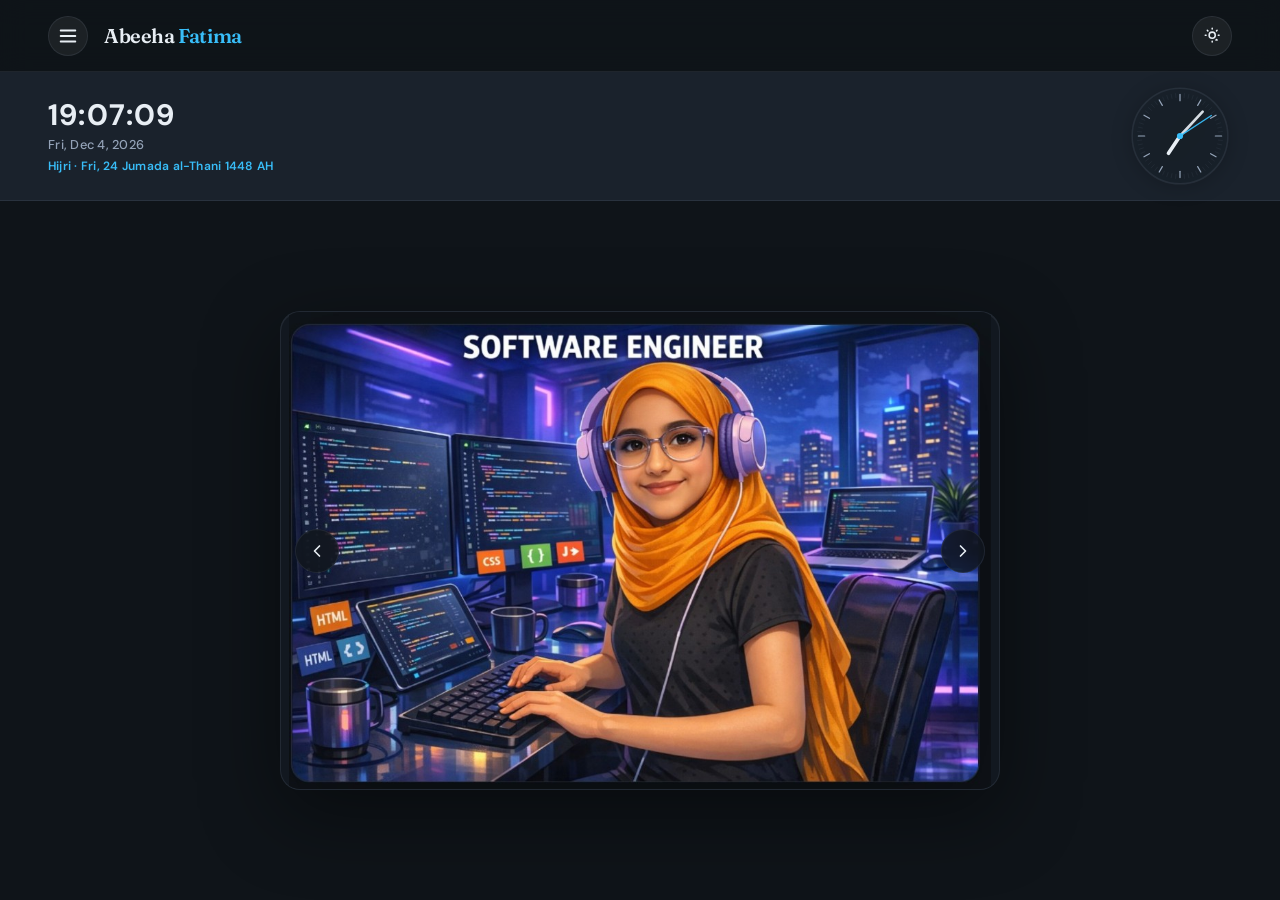
<file: index.html>
<!DOCTYPE html>
<html lang="en" data-nav-current="index">
<head>
  <meta charset="UTF-8" />
  <meta name="viewport" content="width=device-width, initial-scale=1.0" />
  <title>Abeeha Fatima — Abeeha | Personal website</title>
  <meta
    name="description"
    content="Abeeha Fatima (Abeeha) — personal website at abeehafatima.me. Home of Abeeha Fatima: games, calculator, paint, and more."
  />
  <meta name="robots" content="index, follow" />
  <link rel="canonical" href="https://abeehafatima.me/" />
  <meta property="og:type" content="website" />
  <meta property="og:url" content="https://abeehafatima.me/" />
  <meta property="og:title" content="Abeeha Fatima — Abeeha" />
  <meta
    property="og:description"
    content="Personal website of Abeeha Fatima. Also find me as Abeeha — abeehafatima.me"
  />
  <meta property="og:site_name" content="Abeeha Fatima" />
  <meta property="og:locale" content="en_US" />
  <meta name="twitter:card" content="summary_large_image" />
  <meta name="twitter:title" content="Abeeha Fatima — Abeeha" />
  <meta
    name="twitter:description"
    content="Personal website of Abeeha Fatima (Abeeha) at abeehafatima.me."
  />
  <script type="application/ld+json">
  {
    "@context": "https://schema.org",
    "@graph": [
      {
        "@type": "WebSite",
        "name": "Abeeha Fatima",
        "alternateName": ["Abeeha", "Abeeha Fatima personal site", "abeehafatima.me"],
        "url": "https://abeehafatima.me/",
        "description": "Personal website of Abeeha Fatima, also known as Abeeha."
      },
      {
        "@type": "Person",
        "name": "Abeeha Fatima",
        "alternateName": "Abeeha",
        "url": "https://abeehafatima.me/"
      }
    ]
  }
  </script>
  <script>
    (function () {
      var k = "abeeha-theme";
      var t = null;
      try {
        t = localStorage.getItem(k);
      } catch (e) {}
      if (t !== "light" && t !== "dark") {
        t = "dark";
      }
      document.documentElement.setAttribute("data-theme", t);
    })();
  </script>
  <link rel="stylesheet" href="theme.css" />
  <link rel="stylesheet" href="clocks.css" />
  <link rel="preconnect" href="https://fonts.googleapis.com" />
  <link rel="preconnect" href="https://fonts.gstatic.com" crossorigin />
  <link href="https://fonts.googleapis.com/css2?family=DM+Sans:ital,opsz,wght@0,9..40,400;0,9..40,500;0,9..40,600;0,9..40,700;1,9..40,400&family=Fraunces:ital,opsz,wght@0,9..144,600;1,9..144,600&display=swap" rel="stylesheet" />
  <style>
    * {
      box-sizing: border-box;
      margin: 0;
      padding: 0;
    }

    html {
      -webkit-text-size-adjust: 100%;
    }

    body {
      min-height: 100vh;
      background: var(--bg);
      font-family: "DM Sans", system-ui, sans-serif;
      color: var(--text);
      line-height: 1.6;
      display: flex;
      flex-direction: column;
      overflow-x: hidden;
    }

    .page-center {
      flex: 1;
      display: flex;
      align-items: center;
      justify-content: center;
      padding: clamp(1rem, 4vw, 2rem);
    }

    .frame {
      width: 100%;
      max-width: min(720px, 100%);
      aspect-ratio: 1024 / 682;
      border-radius: calc(var(--radius) + 6px);
      overflow: hidden;
      border: 1px solid var(--border);
      box-shadow:
        var(--frame-outer-shadow),
        inset 0 1px 0 var(--inset-highlight);
      background: var(--frame-bg);
    }

    .hero-slider {
      position: relative;
    }

    .hero-slider .hero-slides {
      position: relative;
      width: 100%;
      height: 100%;
    }

    .hero-slide {
      position: absolute;
      inset: 0;
      width: 100%;
      height: 100%;
      object-fit: contain;
      display: block;
      opacity: 0;
      transition: opacity 0.9s ease;
      pointer-events: none;
    }

    .hero-slide.is-active {
      opacity: 1;
      z-index: 1;
    }

    .hero-arrow {
      position: absolute;
      top: 50%;
      transform: translateY(-50%);
      z-index: 3;
      display: flex;
      align-items: center;
      justify-content: center;
      width: 2.75rem;
      height: 2.75rem;
      min-width: 44px;
      min-height: 44px;
      padding: 0;
      border: 1px solid var(--border);
      border-radius: 999px;
      background: var(--nav-bg);
      backdrop-filter: blur(10px);
      color: var(--text);
      cursor: pointer;
      transition: background 0.2s ease, color 0.2s ease, transform 0.15s ease;
    }

    .hero-arrow svg {
      width: 1.25rem;
      height: 1.25rem;
      flex-shrink: 0;
    }

    .hero-arrow:hover {
      background: var(--nav-link-hover-bg);
      color: var(--text);
    }

    .hero-arrow:active {
      transform: translateY(-50%) scale(0.96);
    }

    .hero-arrow:focus-visible {
      outline: 2px solid var(--accent);
      outline-offset: 2px;
    }

    .hero-arrow-prev {
      left: clamp(0.5rem, 2vw, 0.85rem);
    }

    .hero-arrow-next {
      right: clamp(0.5rem, 2vw, 0.85rem);
    }

    @media (prefers-reduced-motion: reduce) {
      .hero-slide {
        transition-duration: 0.01ms;
      }

      .hero-arrow {
        transition-duration: 0.01ms;
      }

      .hero-arrow:active {
        transform: translateY(-50%);
      }
    }
  </style>
</head>
<body>
  <div id="site-nav-root"></div>
  <script src="site-nav.js"></script>

  <div class="page-center">
    <h1 class="visually-hidden">Abeeha Fatima — personal website of Abeeha</h1>
    <main class="frame hero-slider">
      <div class="hero-slides" id="hero-carousel-slides">
        <img
          class="hero-slide is-active"
          src="assets/hero/slide-01-software-engineer.png"
          alt="Illustration — Software Engineer: coding at a desk with monitors and tech icons"
          width="1024"
          height="682"
          loading="eager"
          decoding="async"
          fetchpriority="high"
        />
        <img
          class="hero-slide"
          src="assets/hero/slide-02-ai-agent.png"
          alt="Illustration — Talking to an AI assistant at a laptop with a hologram robot"
          width="1024"
          height="682"
          loading="lazy"
          decoding="async"
          aria-hidden="true"
        />
        <img
          class="hero-slide"
          src="assets/hero/slide-03-coding-ai.png"
          alt="Illustration — Coding with AI: editor with an AI suggestion panel"
          width="1024"
          height="682"
          loading="lazy"
          decoding="async"
          aria-hidden="true"
        />
        <img
          class="hero-slide"
          src="assets/hero/slide-04-designing.png"
          alt="Illustration — Designing a solution: login service flow on a monitor"
          width="1024"
          height="682"
          loading="lazy"
          decoding="async"
          aria-hidden="true"
        />
        <img
          class="hero-slide"
          src="assets/hero/slide-05-testing.png"
          alt="Illustration — Testing and results: passing test cases and API response"
          width="1024"
          height="682"
          loading="lazy"
          decoding="async"
          aria-hidden="true"
        />
      </div>
      <button
        type="button"
        class="hero-arrow hero-arrow-prev"
        id="hero-carousel-prev"
        aria-controls="hero-carousel-slides"
        aria-label="Previous illustration"
      >
        <svg viewBox="0 0 24 24" fill="none" stroke="currentColor" stroke-width="2" aria-hidden="true">
          <path stroke-linecap="round" stroke-linejoin="round" d="M15 18l-6-6 6-6" />
        </svg>
      </button>
      <button
        type="button"
        class="hero-arrow hero-arrow-next"
        id="hero-carousel-next"
        aria-controls="hero-carousel-slides"
        aria-label="Next illustration"
      >
        <svg viewBox="0 0 24 24" fill="none" stroke="currentColor" stroke-width="2" aria-hidden="true">
          <path stroke-linecap="round" stroke-linejoin="round" d="M9 18l6-6-6-6" />
        </svg>
      </button>
    </main>
  </div>
  <script>
    (function () {
      var slides = document.querySelectorAll(".hero-slide");
      var prevBtn = document.getElementById("hero-carousel-prev");
      var nextBtn = document.getElementById("hero-carousel-next");
      if (!slides.length) return;

      var autoplayMs = 5000;
      var reducedMotion =
        typeof window.matchMedia === "function" &&
        window.matchMedia("(prefers-reduced-motion: reduce)").matches;
      var timerId = null;

      var index = 0;

      function setActive(nextIndex) {
        slides.forEach(function (img, j) {
          var on = j === nextIndex;
          img.classList.toggle("is-active", on);
          img.setAttribute("aria-hidden", on ? "false" : "true");
        });
      }

      function applyIndex(nextIndex) {
        index = nextIndex;
        setActive(index);
      }

      function goNext() {
        applyIndex((index + 1) % slides.length);
      }

      function goPrev() {
        applyIndex((index - 1 + slides.length) % slides.length);
      }

      function restartAutoplay() {
        if (reducedMotion) return;
        if (timerId !== null) {
          window.clearInterval(timerId);
        }
        timerId = window.setInterval(goNext, autoplayMs);
      }

      function onManualNav(goForward) {
        if (goForward) {
          goNext();
        } else {
          goPrev();
        }
        restartAutoplay();
      }

      if (prevBtn) {
        prevBtn.addEventListener("click", function () {
          onManualNav(false);
        });
      }
      if (nextBtn) {
        nextBtn.addEventListener("click", function () {
          onManualNav(true);
        });
      }

      setActive(0);
      restartAutoplay();
    })();
  </script>
  <script src="theme.js"></script>
  <script src="clocks.js"></script>
</body>
</html>
</file>
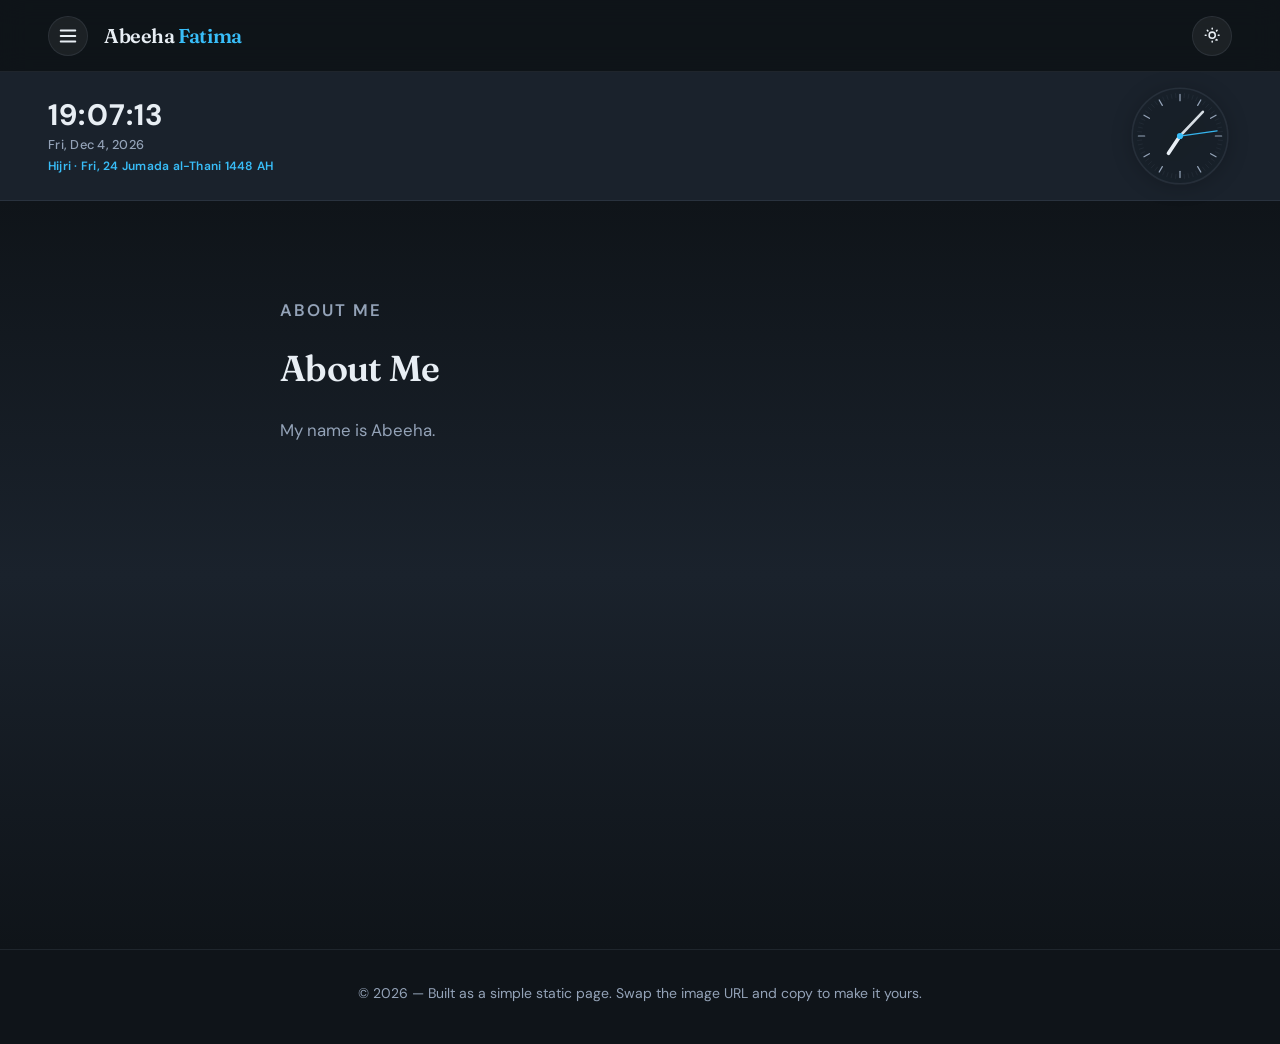
<file: about.html>
<!DOCTYPE html>
<html lang="en" data-nav-current="about">
<head>
  <meta charset="UTF-8" />
  <meta name="viewport" content="width=device-width, initial-scale=1.0" />
  <title>About me — Abeeha Fatima</title>
  <meta name="description" content="About Abeeha Fatima (Abeeha). Personal website abeehafatima.me." />
  <meta name="robots" content="index, follow" />
  <link rel="canonical" href="https://abeehafatima.me/about.html" />
  <meta property="og:type" content="website" />
  <meta property="og:url" content="https://abeehafatima.me/about.html" />
  <meta property="og:title" content="About Me — Abeeha Fatima" />
  <meta property="og:description" content="About Abeeha Fatima (Abeeha) on abeehafatima.me." />
  <meta property="og:site_name" content="Abeeha Fatima" />
  <script>
    (function () {
      var k = "abeeha-theme";
      var t = null;
      try {
        t = localStorage.getItem(k);
      } catch (e) {}
      if (t !== "light" && t !== "dark") {
        t = "dark";
      }
      document.documentElement.setAttribute("data-theme", t);
    })();
  </script>
  <link rel="stylesheet" href="theme.css" />
  <link rel="stylesheet" href="clocks.css" />
  <link rel="preconnect" href="https://fonts.googleapis.com" />
  <link rel="preconnect" href="https://fonts.gstatic.com" crossorigin />
  <link href="https://fonts.googleapis.com/css2?family=DM+Sans:ital,opsz,wght@0,9..40,400;0,9..40,500;0,9..40,600;0,9..40,700;1,9..40,400&family=Fraunces:ital,opsz,wght@0,9..144,600;1,9..144,600&display=swap" rel="stylesheet" />
  <style>
    * {
      box-sizing: border-box;
      margin: 0;
      padding: 0;
    }

    html {
      -webkit-text-size-adjust: 100%;
    }

    body {
      font-family: "DM Sans", system-ui, sans-serif;
      background: var(--bg);
      color: var(--text);
      line-height: 1.6;
      min-height: 100vh;
      overflow-x: hidden;
    }

    .about {
      padding: clamp(3rem, 8vw, 6rem) clamp(1.25rem, 4vw, 3rem);
      background:
        linear-gradient(180deg, var(--bg) 0%, var(--bg-elevated) 50%, var(--bg) 100%);
      min-height: calc(100vh - var(--nav-h) - 80px);
    }

    .about-inner {
      max-width: 720px;
      margin: 0 auto;
    }

    .section-label {
      font-size: 0.8rem;
      font-weight: 600;
      letter-spacing: 0.12em;
      text-transform: uppercase;
      color: var(--accent);
      margin-bottom: 0.75rem;
    }

    .about h1 {
      font-family: "Fraunces", Georgia, serif;
      font-size: clamp(1.75rem, 3.5vw, 2.25rem);
      font-weight: 600;
      letter-spacing: -0.02em;
      margin-bottom: 1.25rem;
    }

    .about p {
      color: var(--text-muted);
      margin-bottom: 1rem;
      font-size: 1.05rem;
    }

    .about p:last-of-type {
      margin-bottom: 0;
    }

    footer {
      text-align: center;
      padding: 2rem 1.25rem 2.5rem;
      color: var(--text-muted);
      font-size: 0.875rem;
      border-top: 1px solid var(--border);
    }

    @media (max-width: 768px) {
      .about p {
        font-size: 1rem;
      }

      footer {
        font-size: 0.8rem;
        padding: 1.5rem 1rem 2rem;
      }
    }
  </style>
</head>
<body>
  <div id="site-nav-root"></div>
  <script src="site-nav.js"></script>

  <main>
    <section class="about" aria-labelledby="about-title">
      <div class="about-inner">
        <p class="section-label">About Me</p>
        <h1 id="about-title">About Me</h1>
        <p>My name is Abeeha.</p>
      </div>
    </section>
  </main>

  <footer>
    <p>© 2026 — Built as a simple static page. Swap the image URL and copy to make it yours.</p>
  </footer>
  <script src="theme.js"></script>
  <script src="clocks.js"></script>
</body>
</html>
</file>
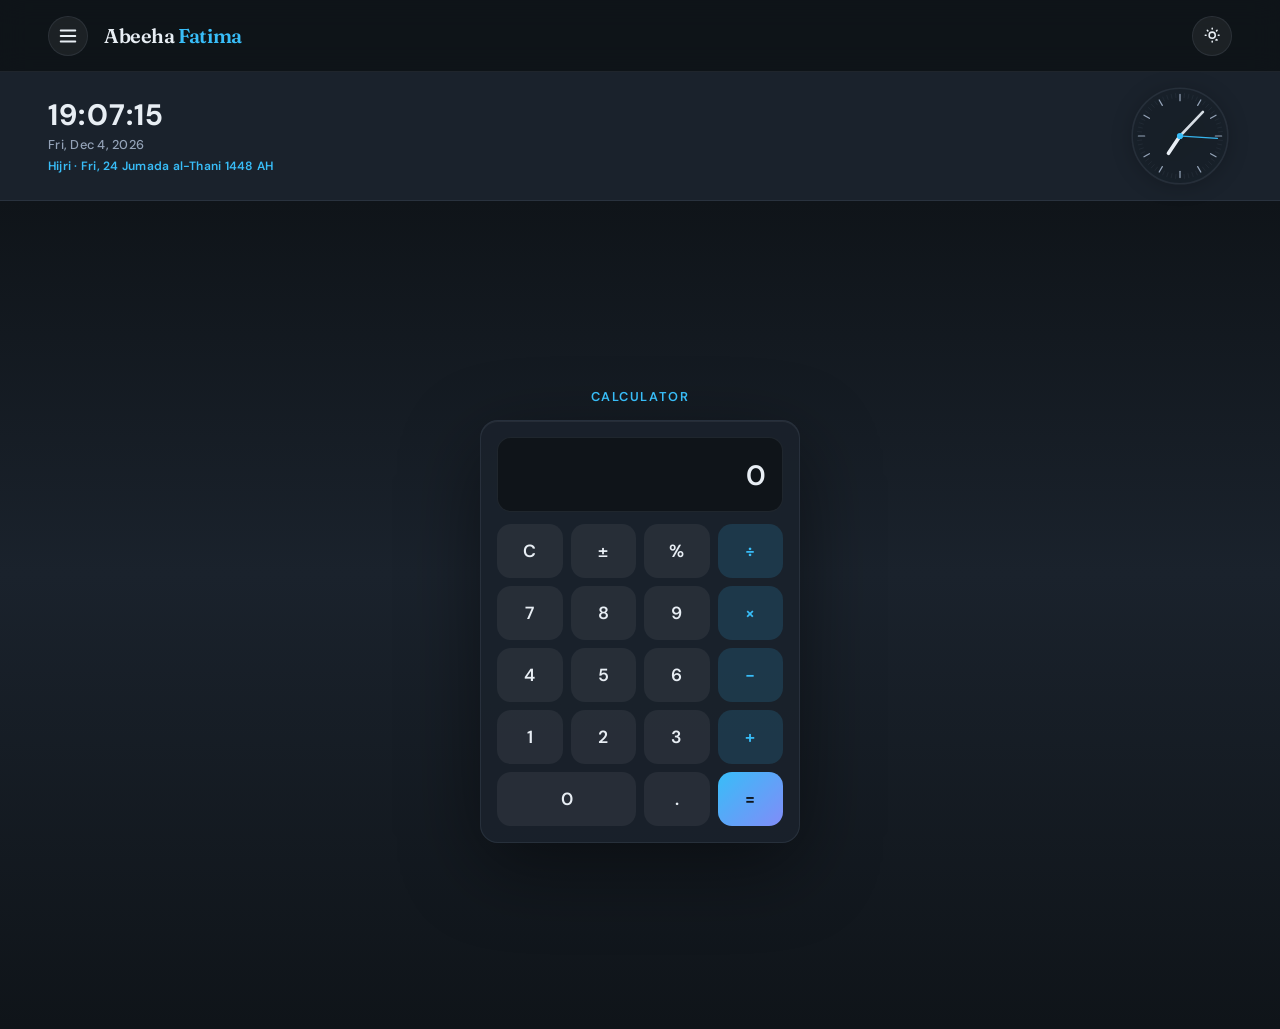
<file: calculate.html>
<!DOCTYPE html>
<html lang="en" data-nav-current="calculate">
<head>
  <meta charset="UTF-8" />
  <meta name="viewport" content="width=device-width, initial-scale=1.0" />
  <title>Calculator — Abeeha Fatima</title>
  <meta name="description" content="Calculator by Abeeha Fatima (Abeeha) — abeehafatima.me." />
  <meta name="robots" content="index, follow" />
  <link rel="canonical" href="https://abeehafatima.me/calculate.html" />
  <meta property="og:type" content="website" />
  <meta property="og:url" content="https://abeehafatima.me/calculate.html" />
  <meta property="og:title" content="Calculator — Abeeha Fatima" />
  <meta property="og:description" content="Calculator on Abeeha Fatima (Abeeha) personal site." />
  <meta property="og:site_name" content="Abeeha Fatima" />
  <script>
    (function () {
      var k = "abeeha-theme";
      var t = null;
      try {
        t = localStorage.getItem(k);
      } catch (e) {}
      if (t !== "light" && t !== "dark") {
        t = "dark";
      }
      document.documentElement.setAttribute("data-theme", t);
    })();
  </script>
  <link rel="stylesheet" href="theme.css" />
  <link rel="stylesheet" href="clocks.css" />
  <link rel="preconnect" href="https://fonts.googleapis.com" />
  <link rel="preconnect" href="https://fonts.gstatic.com" crossorigin />
  <link href="https://fonts.googleapis.com/css2?family=DM+Sans:ital,opsz,wght@0,9..40,400;0,9..40,500;0,9..40,600;0,9..40,700;1,9..40,400&family=Fraunces:ital,opsz,wght@0,9..144,600;1,9..144,600&display=swap" rel="stylesheet" />
  <style>
    * {
      box-sizing: border-box;
      margin: 0;
      padding: 0;
    }

    html {
      -webkit-text-size-adjust: 100%;
    }

    body {
      font-family: "DM Sans", system-ui, sans-serif;
      background: var(--bg);
      color: var(--text);
      line-height: 1.6;
      min-height: 100vh;
      overflow-x: hidden;
    }

    .calc-page {
      padding: clamp(2rem, 6vw, 4rem) clamp(1.25rem, 4vw, 3rem);
      min-height: calc(100vh - var(--nav-h));
      display: flex;
      flex-direction: column;
      align-items: center;
      justify-content: center;
      background:
        linear-gradient(180deg, var(--bg) 0%, var(--bg-elevated) 45%, var(--bg) 100%);
    }

    .calc-wrap {
      width: 100%;
      max-width: 320px;
    }

    .section-label {
      font-size: 0.8rem;
      font-weight: 600;
      letter-spacing: 0.12em;
      text-transform: uppercase;
      color: var(--accent);
      margin-bottom: 0.75rem;
      text-align: center;
    }

    .calc {
      background: var(--surface-card);
      border: 1px solid var(--border);
      border-radius: calc(var(--radius) + 4px);
      padding: 1rem;
      box-shadow:
        var(--shadow-strong),
        inset 0 1px 0 var(--inset-highlight);
    }

    .calc-display {
      font-family: "DM Sans", monospace;
      font-size: 1.75rem;
      font-weight: 600;
      text-align: right;
      padding: 1rem 1rem 0.75rem;
      margin-bottom: 0.75rem;
      background: var(--bg);
      border-radius: var(--radius);
      border: 1px solid var(--border);
      color: var(--text);
      min-height: 3.25rem;
      word-break: break-all;
    }

    .calc-keys {
      display: grid;
      grid-template-columns: repeat(4, 1fr);
      gap: 0.5rem;
    }

    .calc-keys button {
      font-family: inherit;
      font-size: 1.1rem;
      font-weight: 600;
      padding: 1rem 0.5rem;
      border: none;
      border-radius: var(--radius);
      cursor: pointer;
      background: var(--key-bg);
      color: var(--text);
      transition: background 0.15s, transform 0.1s;
    }

    .calc-keys button:active {
      transform: scale(0.97);
    }

    .calc-keys button:hover {
      background: var(--key-hover);
    }

    .calc-keys button.op {
      color: var(--accent);
      background: var(--accent-soft);
    }

    .calc-keys button.op:hover {
      background: var(--key-op-hover);
    }

    .calc-keys button.wide {
      grid-column: span 2;
    }

    .calc-keys button.accent-btn {
      background: linear-gradient(135deg, var(--accent), #818cf8);
      color: var(--primary-pill-fg);
    }

    .calc-keys button.accent-btn:hover {
      filter: brightness(1.08);
    }

    @media (max-width: 768px) {
      .calc-page {
        padding: 1.25rem clamp(1rem, 4vw, 2rem);
      }

      .calc-wrap {
        max-width: none;
      }
    }

    @media (max-width: 400px) {
      .calc-display {
        font-size: clamp(1.25rem, 6vw, 1.65rem);
        padding: 0.75rem 0.85rem;
      }

      .calc-keys {
        gap: 0.4rem;
      }

      .calc-keys button {
        padding: 0.85rem 0.35rem;
        font-size: 1rem;
      }

      .calc {
        padding: 0.75rem;
      }
    }
  </style>
</head>
<body>
  <div id="site-nav-root"></div>
  <script src="site-nav.js"></script>

  <main class="calc-page">
    <div class="calc-wrap">
      <p class="section-label">Calculator</p>
      <div class="calc" aria-label="Calculator">
        <div class="calc-display" id="display" role="status" aria-live="polite">0</div>
        <div class="calc-keys">
          <button type="button" data-action="clear">C</button>
          <button type="button" data-action="sign">±</button>
          <button type="button" data-action="percent">%</button>
          <button type="button" class="op" data-action="operator" data-value="/">÷</button>
          <button type="button" data-action="digit" data-value="7">7</button>
          <button type="button" data-action="digit" data-value="8">8</button>
          <button type="button" data-action="digit" data-value="9">9</button>
          <button type="button" class="op" data-action="operator" data-value="*">×</button>
          <button type="button" data-action="digit" data-value="4">4</button>
          <button type="button" data-action="digit" data-value="5">5</button>
          <button type="button" data-action="digit" data-value="6">6</button>
          <button type="button" class="op" data-action="operator" data-value="-">−</button>
          <button type="button" data-action="digit" data-value="1">1</button>
          <button type="button" data-action="digit" data-value="2">2</button>
          <button type="button" data-action="digit" data-value="3">3</button>
          <button type="button" class="op" data-action="operator" data-value="+">+</button>
          <button type="button" class="wide" data-action="digit" data-value="0">0</button>
          <button type="button" data-action="decimal">.</button>
          <button type="button" class="accent-btn" data-action="equals">=</button>
        </div>
      </div>
    </div>
  </main>

  <script>
    (function () {
      const display = document.getElementById("display");
      let current = "0";
      let stored = null;
      let pendingOp = null;
      let fresh = true;

      function updateDisplay() {
        display.textContent = current;
      }

      function parseCurrent() {
        return parseFloat(current) || 0;
      }

      function applyOp(a, b, op) {
        switch (op) {
          case "+":
            return a + b;
          case "-":
            return a - b;
          case "*":
            return a * b;
          case "/":
            return b === 0 ? NaN : a / b;
          default:
            return b;
        }
      }

      function formatResult(n) {
        if (!Number.isFinite(n)) return "Error";
        const s = String(n);
        if (s.length > 12) return n.toPrecision(8).replace(/\.?0+e/, "e");
        return s.replace(/\.0+$|(\.\d*?)0+$/, "$1").replace(/\.$/, "");
      }

      function inputDigit(d) {
        if (fresh) {
          current = d;
          fresh = false;
        } else {
          if (current === "0" && d !== "0") current = d;
          else if (current === "0" && d === "0") return;
          else if (current.replace("-", "").length < 12) current += d;
        }
        updateDisplay();
      }

      function inputDecimal() {
        if (fresh) {
          current = "0.";
          fresh = false;
        } else if (!current.includes(".")) {
          current += ".";
        }
        updateDisplay();
      }

      function commitOp(nextOp) {
        const val = parseCurrent();
        if (stored === null || pendingOp === null) {
          stored = val;
        } else {
          const res = applyOp(stored, val, pendingOp);
          if (!Number.isFinite(res)) {
            current = "Error";
            stored = null;
            pendingOp = null;
            fresh = true;
            updateDisplay();
            return;
          }
          stored = res;
          current = formatResult(stored);
          updateDisplay();
        }
        pendingOp = nextOp;
        fresh = true;
      }

      function equals() {
        if (pendingOp === null) return;
        const val = parseCurrent();
        const res = applyOp(stored, val, pendingOp);
        if (!Number.isFinite(res)) {
          current = "Error";
          stored = null;
          pendingOp = null;
          fresh = true;
          updateDisplay();
          return;
        }
        stored = null;
        pendingOp = null;
        current = formatResult(res);
        fresh = true;
        updateDisplay();
      }

      function clearAll() {
        current = "0";
        stored = null;
        pendingOp = null;
        fresh = true;
        updateDisplay();
      }

      function toggleSign() {
        if (current === "0" || current === "Error") return;
        if (current.startsWith("-")) current = current.slice(1);
        else current = "-" + current;
        updateDisplay();
      }

      function percent() {
        if (current === "Error") return;
        const n = parseCurrent() / 100;
        current = formatResult(n);
        fresh = true;
        updateDisplay();
      }

      document.querySelector(".calc-keys").addEventListener("click", function (e) {
        const btn = e.target.closest("button");
        if (!btn) return;
        const action = btn.dataset.action;
        if (current === "Error" && action !== "clear") return;

        switch (action) {
          case "digit":
            inputDigit(btn.dataset.value);
            break;
          case "decimal":
            inputDecimal();
            break;
          case "operator":
            commitOp(btn.dataset.value);
            break;
          case "equals":
            equals();
            break;
          case "clear":
            clearAll();
            break;
          case "sign":
            toggleSign();
            break;
          case "percent":
            percent();
            break;
        }
      });
    })();
  </script>
  <script src="theme.js"></script>
  <script src="clocks.js"></script>
</body>
</html>
</file>
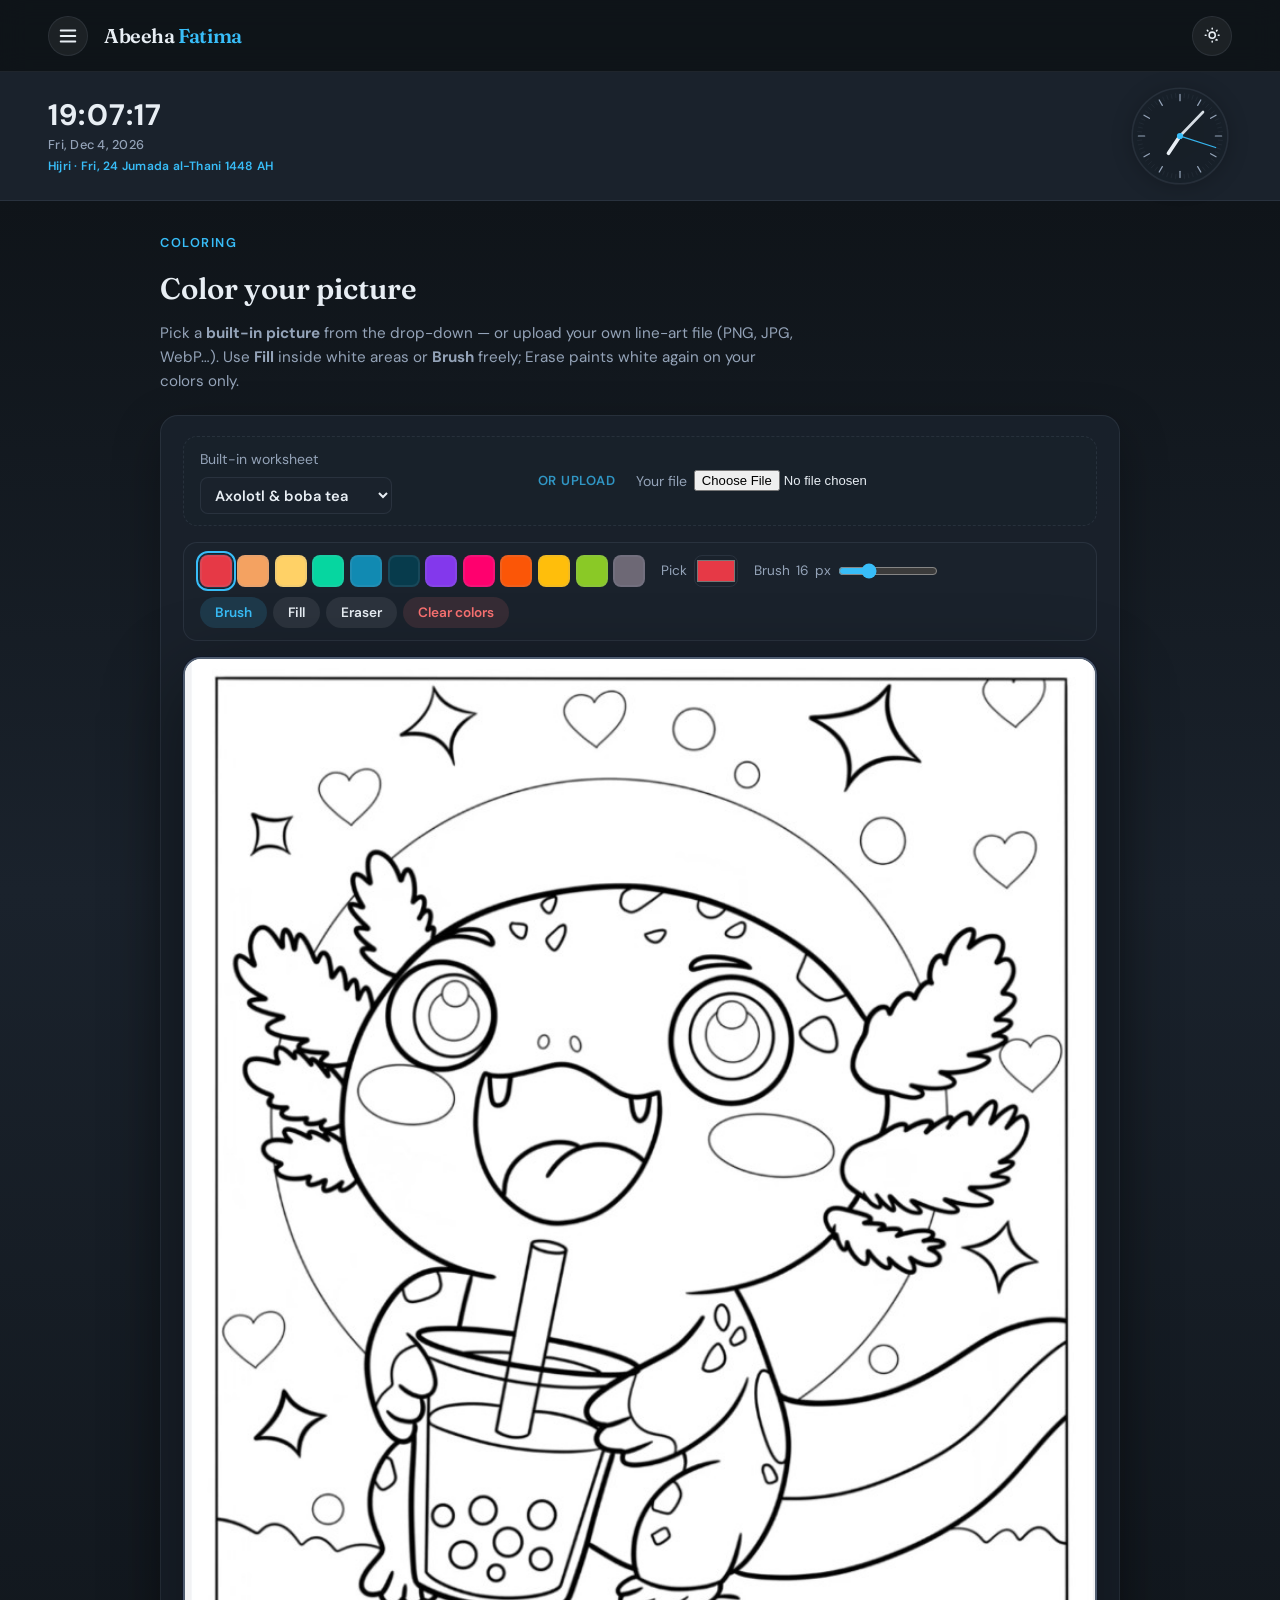
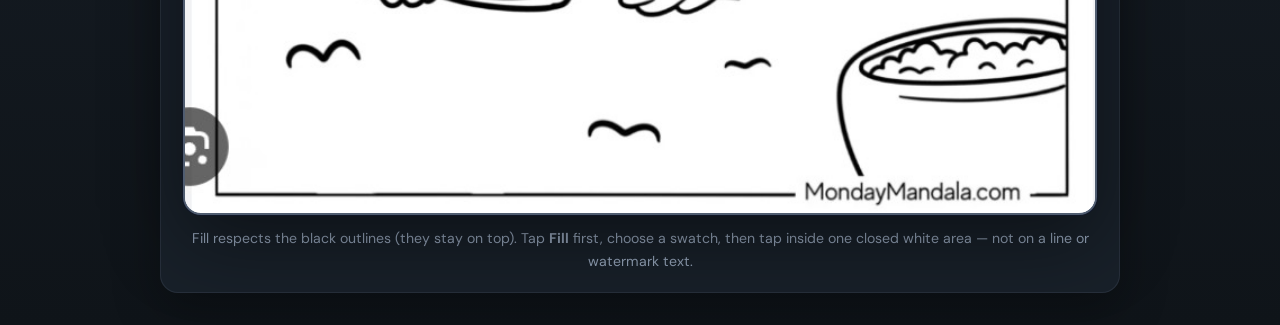
<file: coloring.html>
<!DOCTYPE html>
<html lang="en" data-nav-current="coloring">
<head>
  <meta charset="UTF-8" />
  <meta name="viewport" content="width=device-width, initial-scale=1.0" />
  <title>Coloring — Abeeha Fatima</title>
  <meta name="description" content="Choose a built-in sheet or upload line art — then paint or fill colors." />
  <meta name="robots" content="index, follow" />
  <link rel="canonical" href="https://abeehafatima.me/coloring.html" />
  <meta property="og:type" content="website" />
  <meta property="og:url" content="https://abeehafatima.me/coloring.html" />
  <meta property="og:title" content="Coloring — Abeeha Fatima" />
  <meta property="og:description" content="Built-in worksheets or upload your own — brush and fill under the outlines." />
  <meta property="og:site_name" content="Abeeha Fatima" />
  <script>
    (function () {
      var k = "abeeha-theme";
      var t = null;
      try {
        t = localStorage.getItem(k);
      } catch (e) {}
      if (t !== "light" && t !== "dark") {
        t = "dark";
      }
      document.documentElement.setAttribute("data-theme", t);
    })();
  </script>
  <link rel="stylesheet" href="theme.css" />
  <link rel="stylesheet" href="clocks.css" />
  <link rel="preconnect" href="https://fonts.googleapis.com" />
  <link rel="preconnect" href="https://fonts.gstatic.com" crossorigin />
  <link href="https://fonts.googleapis.com/css2?family=DM+Sans:ital,opsz,wght@0,9..40,400;0,9..40,500;0,9..40,600;0,9..40,700;1,9..40,400&family=Fraunces:ital,opsz,wght@0,9..144,600;1,9..144,600&display=swap" rel="stylesheet" />
  <style>
    * {
      box-sizing: border-box;
      margin: 0;
      padding: 0;
    }

    html {
      -webkit-text-size-adjust: 100%;
    }

    body {
      font-family: "DM Sans", system-ui, sans-serif;
      background: var(--bg);
      color: var(--text);
      line-height: 1.6;
      min-height: 100vh;
      overflow-x: hidden;
    }

    .coloring-page {
      padding: clamp(1.25rem, 4vw, 2rem);
      min-height: calc(100vh - var(--nav-h));
      background: linear-gradient(180deg, var(--bg) 0%, var(--bg-elevated) 40%, var(--bg) 100%);
    }

    .coloring-inner {
      max-width: 960px;
      margin: 0 auto;
    }

    .section-label {
      font-size: 0.8rem;
      font-weight: 600;
      letter-spacing: 0.12em;
      text-transform: uppercase;
      color: var(--accent);
      margin-bottom: 0.75rem;
    }

    .coloring-page h1 {
      font-family: "Fraunces", Georgia, serif;
      font-size: clamp(1.35rem, 2.75vw, 1.85rem);
      font-weight: 600;
      margin-bottom: 0.5rem;
    }

    .coloring-intro {
      color: var(--text-muted);
      font-size: 0.95rem;
      margin-bottom: 1.35rem;
      max-width: 40rem;
    }

    .coloring-root {
      padding: 1.25rem 1.35rem;
      background: var(--surface-card);
      border: 1px solid var(--border);
      border-radius: calc(var(--radius) + 4px);
      box-shadow: var(--shadow-elevated);
    }

    .coloring-source-row {
      display: flex;
      flex-wrap: wrap;
      align-items: center;
      gap: 0.65rem 1.25rem;
      margin-bottom: 1rem;
      padding: 0.65rem 1rem;
      border-radius: var(--radius);
      border: 1px dashed var(--border);
      background: var(--surface-card-mid);
      font-size: 0.88rem;
      color: var(--text-muted);
    }

    .coloring-source-row label {
      display: inline-flex;
      align-items: center;
      gap: 0.45rem;
      flex-wrap: wrap;
      color: inherit;
    }

    .coloring-source-row select {
      font: inherit;
      font-size: 0.92rem;
      font-weight: 600;
      color: var(--text);
      padding: 0.4rem 0.65rem;
      border-radius: 8px;
      border: 1px solid var(--border);
      background: var(--bg-elevated);
      min-width: min(100%, 12rem);
      cursor: pointer;
    }

    .coloring-source-row .upload-sep {
      font-size: 0.82rem;
      letter-spacing: 0.06em;
      text-transform: uppercase;
      opacity: 0.75;
      color: var(--accent);
      font-weight: 600;
    }

    .coloring-source-row input[type="file"] {
      font-size: 0.82rem;
      max-width: min(100%, 18rem);
      color: var(--text);
    }

    .coloring-toolbar {
      display: flex;
      flex-wrap: wrap;
      align-items: center;
      gap: 0.65rem 1rem;
      margin-bottom: 1rem;
      padding: 0.75rem 1rem;
      background: var(--bg-elevated);
      border: 1px solid var(--border);
      border-radius: var(--radius);
    }

    .coloring-await-hint {
      position: absolute;
      left: 0;
      top: 0;
      right: 0;
      bottom: 0;
      display: flex;
      align-items: center;
      justify-content: center;
      text-align: center;
      padding: 1.25rem;
      font-size: 0.95rem;
      line-height: 1.55;
      color: var(--text-muted);
      background: rgba(255, 255, 255, 0.9);
      z-index: 2;
      pointer-events: none;
    }

    html[data-theme="dark"] .coloring-await-hint {
      background: rgba(22, 24, 32, 0.92);
    }

    .coloring-await-hint.is-hidden {
      display: none;
    }

    .coloring-toolbar label {
      display: inline-flex;
      align-items: center;
      gap: 0.4rem;
      font-size: 0.85rem;
      color: var(--text-muted);
    }

    .coloring-presets {
      display: flex;
      flex-wrap: wrap;
      gap: 0.35rem;
      align-items: center;
    }

    .color-swatch {
      width: 2rem;
      height: 2rem;
      border-radius: 8px;
      border: 2px solid var(--border);
      cursor: pointer;
      padding: 0;
      flex-shrink: 0;
      transition: transform 0.1s, box-shadow 0.15s;
    }

    .color-swatch:hover {
      transform: scale(1.08);
    }

    .color-swatch[aria-checked="true"] {
      outline: 2px solid var(--accent);
      outline-offset: 2px;
      box-shadow: 0 0 0 1px var(--accent-soft);
    }

    .coloring-toolbar input[type="color"] {
      width: 2.75rem;
      height: 2rem;
      padding: 0;
      border: 1px solid var(--border);
      border-radius: 8px;
      cursor: pointer;
      background: transparent;
    }

    .coloring-toolbar input[type="range"] {
      width: 100px;
      accent-color: var(--accent);
    }

    .coloring-tools {
      display: flex;
      flex-wrap: wrap;
      gap: 0.35rem;
    }

    .coloring-tools button {
      font-family: inherit;
      font-size: 0.85rem;
      font-weight: 600;
      padding: 0.45rem 0.95rem;
      border: none;
      border-radius: 999px;
      cursor: pointer;
      background: var(--key-muted);
      color: var(--text);
      transition: background 0.15s;
    }

    .coloring-tools button:hover {
      background: var(--key-muted-hover);
    }

    .coloring-tools button.mode-on {
      background: var(--accent-soft);
      color: var(--accent);
    }

    .coloring-tools button.danger {
      color: #f87171;
      background: rgba(248, 113, 113, 0.12);
    }

    .coloring-stack {
      position: relative;
      width: 100%;
      max-width: 920px;
      margin: 0 auto;
      border-radius: calc(var(--radius) + 4px);
      overflow: hidden;
      border: 2px solid var(--paint-frame-border);
      box-shadow:
        0 0 0 1px var(--paint-frame-outline),
        var(--frame-outer-shadow);
      touch-action: none;
      background: #fff;
    }

    #coloring-canvas {
      display: block;
      width: 100%;
      height: auto;
      vertical-align: middle;
      cursor: crosshair;
    }

    .coloring-lines {
      position: absolute;
      left: 0;
      top: 0;
      width: 100%;
      height: auto;
      pointer-events: none;
      user-select: none;
      mix-blend-mode: multiply;
    }

    .coloring-caption {
      margin-top: 0.75rem;
      font-size: 0.88rem;
      color: var(--text-muted);
      text-align: center;
    }

    @media (max-width: 768px) {
      .coloring-toolbar {
        flex-direction: column;
        align-items: stretch;
      }

      .coloring-presets {
        justify-content: flex-start;
      }

      .coloring-toolbar input[type="range"] {
        max-width: none;
      }
    }

    @media (max-width: 400px) {
      .coloring-page {
        padding: 1rem;
      }
    }
  </style>
</head>
<body>
  <div id="site-nav-root"></div>
  <script src="site-nav.js"></script>

  <main class="coloring-page">
    <div class="coloring-inner">
      <p class="section-label">Coloring</p>
      <h1>Color your picture</h1>
      <p class="coloring-intro">
        Pick a <strong>built-in picture</strong> from the drop-down — or upload your own line-art file (PNG, JPG, WebP…).
        Use <strong>Fill</strong> inside white areas or <strong>Brush</strong> freely; Erase paints white again on your colors only.
      </p>

      <div class="coloring-root">
        <div class="coloring-source-row" role="region" aria-label="Choose coloring picture">
          <label>
            Built-in worksheet
            <select id="coloring-builtin-select" aria-label="Built-in worksheet (default)">
              <option value="assets/coloring/axolotl-worksheet.png" selected>Axolotl &amp; boba tea</option>
              <option value="assets/coloring/mushrooms-worksheet.png">Friendly mushrooms</option>
              <option value="assets/coloring/unicorn-moon-worksheet.png">Unicorn &amp; moon</option>
            </select>
          </label>
          <span class="upload-sep" aria-hidden="true">or upload</span>
          <label>
            Your file
            <input type="file" id="coloring-upload" accept="image/*,.png,.jpg,.jpeg,.webp,.gif" aria-label="Upload your own coloring picture" />
          </label>
        </div>
        <div class="coloring-toolbar" aria-label="Color and tools">
          <div class="coloring-presets" id="coloring-presets" role="group" aria-label="Preset colors"></div>
          <label>
            Pick
            <input type="color" id="coloring-custom" value="#e63946" title="Choose any color" />
          </label>
          <label>
            Brush <span id="coloring-brush-label">16</span>px
            <input type="range" id="coloring-brush" min="4" max="48" value="16" aria-label="Brush size" />
          </label>
          <div class="coloring-tools">
            <button type="button" class="mode-on" id="coloring-tool-brush">Brush</button>
            <button type="button" id="coloring-tool-fill">Fill</button>
            <button type="button" id="coloring-tool-eraser">Eraser</button>
            <button type="button" class="danger" id="coloring-clear">Clear colors</button>
          </div>
        </div>
        <div class="coloring-stack" id="coloring-stack">
          <canvas id="coloring-canvas" width="400" height="300" aria-label="Color underneath the outline"></canvas>
          <p class="coloring-await-hint" id="coloring-await-hint">
            Loading worksheet… If this stays blank, pick another built-in sheet or upload a picture.
          </p>
        </div>
        <p class="coloring-caption">
          Fill respects the black outlines (they stay on top). Tap <strong>Fill</strong> first, choose a swatch, then tap inside one closed white area — not on a line or watermark text.
        </p>
      </div>
    </div>
  </main>

  <script>
    (function () {
      const canvas = document.getElementById("coloring-canvas");
      const stack = document.getElementById("coloring-stack");
      const presetsEl = document.getElementById("coloring-presets");
      const hintEl = document.getElementById("coloring-await-hint");
      const customInput = document.getElementById("coloring-custom");
      const brushRange = document.getElementById("coloring-brush");
      const brushLabel = document.getElementById("coloring-brush-label");
      const btnBrush = document.getElementById("coloring-tool-brush");
      const btnFill = document.getElementById("coloring-tool-fill");
      const btnEraser = document.getElementById("coloring-tool-eraser");
      const btnClear = document.getElementById("coloring-clear");
      const uploadInput = document.getElementById("coloring-upload");
      const builtinSelect = document.getElementById("coloring-builtin-select");
      if (!canvas || !stack || !presetsEl || !hintEl || !builtinSelect || !btnBrush || !btnFill || !btnEraser || !btnClear)
        return;

      const ctx = canvas.getContext("2d");
      let linesOverlay = null;
      let uploadObjectUrl = null;
      /** Cancels stale built-in fetch when user uploads or switches presets. */
      let lineArtLoadGen = 0;
      /** High-res raster for fill barriers (thin strokes vanish if we shrink to canvas in one shot). */
      let lineMaskScratch = null;
      let lineMaskScratchCtx = null;
      let cachedLineBarrier = null;
      let cachedLineBarrierKey = "";

      function invalidateLineBarrierCache() {
        cachedLineBarrier = null;
        cachedLineBarrierKey = "";
      }

      function dilateInkBarrier4(barrier, w, h) {
        const src = barrier;
        const out = new Uint8Array(w * h);
        for (let y = 0; y < h; y++) {
          const row = y * w;
          for (let x = 0; x < w; x++) {
            const ix = row + x;
            if (src[ix]) {
              out[ix] = 1;
              continue;
            }
            out[ix] =
              (x > 0 && src[ix - 1]) ||
              (x < w - 1 && src[ix + 1]) ||
              (y > 0 && src[ix - w]) ||
              (y < h - 1 && src[ix + w])
                ? 1
                : 0;
          }
        }
        return out;
      }

      function barrierHitCount(b) {
        let n = 0;
        for (let i = 0; i < b.length; i++) if (b[i]) n++;
        return n;
      }

      function buildBarrierFromHiRes(hiData, tw, th, w, h, mode) {
        const barrier = new Uint8Array(w * h);
        let mnLo;
        let lumPair;
        let edgeLum;
        let edgeMx;
        let darkLumMax;
        if (mode === "strict") {
          mnLo = 108;
          lumPair = 205;
          edgeLum = 175;
          edgeMx = 185;
          darkLumMax = 68;
        } else if (mode === "loose") {
          mnLo = 138;
          lumPair = 228;
          edgeLum = 195;
          edgeMx = 208;
          darkLumMax = 78;
        } else {
          mnLo = 125;
          lumPair = 218;
          edgeLum = 188;
          edgeMx = 198;
          darkLumMax = 68;
        }

        for (let ty = 0; ty < th; ty++) {
          const rowOffset = ty * tw * 4;
          const cy = Math.min(h - 1, (((ty + 0.5) / th) * h) | 0);
          for (let tx = 0; tx < tw; tx++) {
            const ti = rowOffset + tx * 4;
            const rr = hiData[ti];
            const gg = hiData[ti + 1];
            const bb = hiData[ti + 2];
            const lum = luminance(rr, gg, bb);
            const mn = rr < gg ? (rr < bb ? rr : bb) : gg < bb ? gg : bb;
            const mx = rr > gg ? (rr > bb ? rr : bb) : gg > bb ? gg : bb;
            let ink = lum <= darkLumMax || (mn <= mnLo && lum <= lumPair);
            if (!ink) ink = lum <= edgeLum && mx <= edgeMx;
            if (!ink) continue;
            const cx = Math.min(w - 1, (((tx + 0.5) / tw) * w) | 0);
            barrier[cx + cy * w] = 1;
          }
        }
        return barrier;
      }

      /** 1 per display px: project HR ink into cells; light dilation closes hairlines. */
      function getLineArtBarrierMask(w, h) {
        if (w < 1 || h < 1 || !linesOverlay || !linesOverlay.complete || linesOverlay.naturalWidth < 1)
          return null;
        const key =
          String(linesOverlay.src || "") +
          "|" +
          w +
          "x" +
          h +
          "|" +
          linesOverlay.naturalWidth +
          "x" +
          linesOverlay.naturalHeight +
          "|m4";
        if (cachedLineBarrier && cachedLineBarrierKey === key && cachedLineBarrier.length === w * h)
          return cachedLineBarrier;

        const nw = linesOverlay.naturalWidth;
        const nh = linesOverlay.naturalHeight;
        const maxHrPixels = 4000000;
        let tw = nw;
        let th = nh;
        if (tw * th > maxHrPixels) {
          const shrink = Math.sqrt(maxHrPixels / (tw * th));
          tw = Math.max(32, Math.floor(tw * shrink));
          th = Math.max(32, Math.floor(th * shrink));
        }

        if (!lineMaskScratch) {
          lineMaskScratch = document.createElement("canvas");
          lineMaskScratchCtx = lineMaskScratch.getContext("2d", { willReadFrequently: true });
        }
        const mx = lineMaskScratchCtx;
        lineMaskScratch.width = tw;
        lineMaskScratch.height = th;
        mx.setTransform(1, 0, 0, 1, 0, 0);
        mx.imageSmoothingEnabled = false;
        if (mx.imageSmoothingQuality !== undefined) mx.imageSmoothingQuality = "low";
        mx.fillStyle = "#ffffff";
        mx.fillRect(0, 0, tw, th);

        let hiData;
        try {
          mx.drawImage(linesOverlay, 0, 0, tw, th);
          hiData = mx.getImageData(0, 0, tw, th).data;
        } catch (err) {
          return null;
        }

        /** Do NOT use lum<=210 alone — uniform light-gray JPEG “paper” (~208) marks the whole sheet as ink and every Fill tap exits on seed. */
        let barrier = buildBarrierFromHiRes(hiData, tw, th, w, h, "normal");
        let dil = dilateInkBarrier4(barrier, w, h);
        let cells = w * h;
        let hits = barrierHitCount(dil);
        if (hits > cells * 0.38) {
          barrier = buildBarrierFromHiRes(hiData, tw, th, w, h, "strict");
          dil = dilateInkBarrier4(barrier, w, h);
          hits = barrierHitCount(dil);
        }
        if (hits < Math.min(cells * 0.0008, 32)) {
          barrier = buildBarrierFromHiRes(hiData, tw, th, w, h, "loose");
          dil = dilateInkBarrier4(barrier, w, h);
          hits = barrierHitCount(dil);
          if (hits > cells * 0.42) {
            barrier = buildBarrierFromHiRes(hiData, tw, th, w, h, "strict");
            dil = dilateInkBarrier4(barrier, w, h);
          }
        }

        cachedLineBarrier = dil;
        cachedLineBarrierKey = key;
        return dil;
      }
      let tool = "brush";
      let brushColor = (customInput && customInput.value) || "#e63946";
      let drawing = false;
      const PRESETS = [
        "#e63946",
        "#f4a261",
        "#ffd166",
        "#06d6a0",
        "#118ab2",
        "#073b4c",
        "#8338ec",
        "#ff006e",
        "#fb5607",
        "#ffbe0b",
        "#8ac926",
        "#6d6875",
      ];

      PRESETS.forEach(function (hex) {
        const b = document.createElement("button");
        b.type = "button";
        b.className = "color-swatch";
        b.style.backgroundColor = hex;
        b.dataset.color = hex;
        b.title = hex;
        b.setAttribute("aria-checked", hex === brushColor.toLowerCase() ? "true" : "false");
        b.addEventListener("click", function () {
          brushColor = hex;
          syncSwatchSelection(hex);
          if (customInput) customInput.value = hex;
          tool = tool === "eraser" ? "brush" : tool;
          setTool(tool);
        });
        presetsEl.appendChild(b);
      });

      function syncSwatchSelection(hex) {
        const h = hex.toLowerCase();
        presetsEl.querySelectorAll(".color-swatch").forEach(function (sw) {
          sw.setAttribute("aria-checked", (sw.dataset.color || "").toLowerCase() === h ? "true" : "false");
        });
      }

      function setBrushCursor() {
        canvas.style.cursor = tool === "fill" ? "cell" : "crosshair";
      }

      function setTool(next) {
        tool = next;
        btnBrush.classList.toggle("mode-on", tool === "brush");
        btnFill.classList.toggle("mode-on", tool === "fill");
        btnEraser.classList.toggle("mode-on", tool === "eraser");
        setBrushCursor();
      }

      function clearCanvasWhite() {
        ctx.globalCompositeOperation = "source-over";
        ctx.fillStyle = "#ffffff";
        ctx.fillRect(0, 0, canvas.width, canvas.height);
      }

      function layoutDefaultCanvas() {
        const bounds = stack.parentElement
          ? Math.min(920, stack.parentElement.getBoundingClientRect().width || 920)
          : 920;
        const cw = Math.round(Math.max(280, bounds));
        const ch = Math.round((cw * 3) / 4);
        canvas.width = Math.max(2, cw);
        canvas.height = Math.max(2, ch);
        stack.style.aspectRatio = cw + " / " + ch;
        clearCanvasWhite();
        invalidateLineBarrierCache();
      }

      function layoutCanvasToOverlay() {
        if (!linesOverlay) return layoutDefaultCanvas();
        const nw = linesOverlay.naturalWidth;
        const nh = linesOverlay.naturalHeight;
        if (!nw || !nh) return layoutDefaultCanvas();
        const bounds = stack.parentElement
          ? Math.min(920, stack.parentElement.getBoundingClientRect().width || 920)
          : 920;
        const scale = nw > bounds ? bounds / nw : 1;
        const cw = Math.max(2, Math.round(nw * scale));
        const ch = Math.max(2, Math.round(nh * scale));
        canvas.width = cw;
        canvas.height = ch;
        stack.style.aspectRatio = cw + " / " + ch;
        clearCanvasWhite();
        invalidateLineBarrierCache();
      }

      function revokeUploadUrl() {
        if (uploadObjectUrl) {
          URL.revokeObjectURL(uploadObjectUrl);
          uploadObjectUrl = null;
        }
      }

      function teardownLinesOverlay() {
        lineArtLoadGen += 1;
        invalidateLineBarrierCache();
        revokeUploadUrl();
        if (linesOverlay && linesOverlay.parentNode === stack) {
          stack.removeChild(linesOverlay);
        }
        linesOverlay = null;
        if (hintEl) hintEl.classList.remove("is-hidden");
        layoutDefaultCanvas();
        if (uploadInput) uploadInput.value = "";
      }

      function loadBuiltInPreset(path) {
        if (!path || !builtinSelect) return;
        lineArtLoadGen += 1;
        var gen = lineArtLoadGen;
        revokeUploadUrl();
        if (uploadInput) uploadInput.value = "";
        var el = ensureLinesOverlay();
        if (typeof fetch === "function") {
          fetch(path)
            .then(function (res) {
              if (gen !== lineArtLoadGen) return Promise.reject({ stale: true });
              if (!res.ok) throw new Error("preset");
              return res.blob();
            })
            .then(function (blob) {
              if (gen !== lineArtLoadGen) return;
              if (!linesOverlay || linesOverlay !== el) return;
              uploadObjectUrl = URL.createObjectURL(blob);
              el.src = uploadObjectUrl;
            })
            .catch(function (reason) {
              if (reason && reason.stale) return;
              if (gen !== lineArtLoadGen) return;
              if (!linesOverlay || linesOverlay !== el) return;
              el.src = path;
            });
          return;
        }
        el.src = path;
      }

      function ensureLinesOverlay() {
        if (linesOverlay) return linesOverlay;
        const img = document.createElement("img");
        img.id = "coloring-lines";
        img.className = "coloring-lines";
        img.alt = "";
        img.decoding = "async";
        img.addEventListener("load", function () {
          layoutCanvasToOverlay();
          hintEl.classList.add("is-hidden");
        });
        img.addEventListener("error", function () {
          teardownLinesOverlay();
        });
        stack.appendChild(img);
        linesOverlay = img;
        return img;
      }

      function loadUploadedImage(file) {
        if (!file) return;
        const mimeOk = /^image\//.test(file.type || "");
        const extOk = /\.(png|jpe?g|webp|gif|bmp)$/i.test(file.name || "");
        if (!mimeOk && !extOk) return;
        lineArtLoadGen += 1;
        const newUrl = URL.createObjectURL(file);
        const el = ensureLinesOverlay();
        const prevUrl = uploadObjectUrl;
        uploadObjectUrl = newUrl;
        el.src = newUrl;
        if (prevUrl) URL.revokeObjectURL(prevUrl);
      }

      if (uploadInput) {
        uploadInput.addEventListener("change", function () {
          const file = uploadInput.files && uploadInput.files[0];
          if (!file) return;
          loadUploadedImage(file);
        });
      }

      builtinSelect.addEventListener("change", function () {
        loadBuiltInPreset(builtinSelect.value);
      });

      if (customInput) {
        customInput.addEventListener("input", function () {
          brushColor = customInput.value;
          syncSwatchSelection(brushColor);
          if (tool === "eraser") {
            tool = "brush";
            setTool("brush");
          }
        });
      }

      if (brushRange && brushLabel) {
        brushRange.addEventListener("input", function () {
          brushLabel.textContent = brushRange.value;
        });
      }

      btnBrush.addEventListener("click", function () {
        setTool("brush");
      });
      btnFill.addEventListener("click", function () {
        setTool("fill");
      });
      btnEraser.addEventListener("click", function () {
        setTool("eraser");
      });

      btnClear.addEventListener("click", clearCanvasWhite);

      function luminance(r, g, b) {
        return (0.299 * r + 0.587 * g + 0.114 * b) | 0;
      }

      function hexToRgb(hex) {
        const h = hex.replace("#", "").trim();
        const v =
          h.length === 3
            ? parseInt(h[0] + h[0] + h[1] + h[1] + h[2] + h[2], 16)
            : parseInt(h.length === 6 ? h : h.slice(-6), 16);
        if (Number.isNaN(v))
          return { r: 255, g: 255, b: 255 };
        return { r: (v >> 16) & 255, g: (v >> 8) & 255, b: v & 255 };
      }

      function rgbDistSq(aR, aG, aB, bR, bG, bB) {
        const dr = aR - bR;
        const dg = aG - bG;
        const db = aB - bB;
        return dr * dr + dg * dg + db * db;
      }

      function floodFill(px, py) {
        const w = canvas.width;
        const h = canvas.height;
        if (px < 0 || py < 0 || px >= w || py >= h) return;
        const barrierNullable = getLineArtBarrierMask(w, h);

        /** Pixels darker than this on the *paint canvas* still count as “ink” safety (brush under lines). */
        const PAINT_DARK_CAP = 95;
        const SEED_MATCH_SQ = 96 * 96;
        const FILLED_SQ = 14 * 14;

        function lineIsInk(ix) {
          if (!barrierNullable) return false;
          return barrierNullable[ix] === 1;
        }

        function idxXY(x, y) {
          return y * w + x;
        }

        const seedI = idxXY(px | 0, py | 0);
        if (lineIsInk(seedI)) return;

        const img = ctx.getImageData(0, 0, w, h);
        const data = img.data;
        const si = seedI * 4;
        const sr = data[si];
        const sg = data[si + 1];
        const sb = data[si + 2];
        const seedLum = luminance(sr, sg, sb);
        if (seedLum <= PAINT_DARK_CAP) return;

        let fillRgb;
        if (tool === "eraser") fillRgb = { r: 255, g: 255, b: 255 };
        else fillRgb = hexToRgb(brushColor);
        if (rgbDistSq(sr, sg, sb, fillRgb.r, fillRgb.g, fillRgb.b) <= FILLED_SQ) return;

        function samePaintRegion(r, g, b) {
          const L = luminance(r, g, b);
          return L > PAINT_DARK_CAP && rgbDistSq(r, g, b, sr, sg, sb) <= SEED_MATCH_SQ;
        }

        const stackPx = [];
        const seen = new Uint8Array(w * h);
        const sx = px | 0;
        const sy = py | 0;
        stackPx.push([sx, sy]);
        seen[seedI] = 1;
        let safety = Math.min(w * h * 2, 1250000);
        while (stackPx.length && safety-- > 0) {
          const p = stackPx.pop();
          const x = p[0];
          const y = p[1];
          const ix = idxXY(x, y);
          if (lineIsInk(ix)) continue;
          const o = ix * 4;
          const r = data[o];
          const gg = data[o + 1];
          const bb = data[o + 2];
          if (!samePaintRegion(r, gg, bb)) continue;
          data[o] = fillRgb.r;
          data[o + 1] = fillRgb.g;
          data[o + 2] = fillRgb.b;
          data[o + 3] = 255;
          const neigh = [
            [x + 1, y],
            [x - 1, y],
            [x, y + 1],
            [x, y - 1],
          ];
          for (let n = 0; n < 4; n++) {
            const nx = neigh[n][0];
            const ny = neigh[n][1];
            if (nx < 0 || nx >= w || ny < 0 || ny >= h) continue;
            const ni = idxXY(nx, ny);
            if (seen[ni]) continue;
            if (lineIsInk(ni)) continue;
            seen[ni] = 1;
            stackPx.push([nx, ny]);
          }
        }
        ctx.putImageData(img, 0, 0);
      }

      function canvasCoords(ev) {
        const rect = canvas.getBoundingClientRect();
        const p = ev.touches ? ev.touches[0] : ev;
        const sx = canvas.width / rect.width;
        const sy = canvas.height / rect.height;
        return {
          x: ((p.clientX - rect.left) * sx + 1e-4) >> 0,
          y: ((p.clientY - rect.top) * sy + 1e-4) >> 0,
        };
      }

      canvas.addEventListener(
        "pointerdown",
        function (e) {
          if (tool === "fill") {
            e.preventDefault();
            try {
              canvas.setPointerCapture(e.pointerId);
            } catch (err) {}
            const { x, y } = canvasCoords(e);
            floodFill(x, y);
            return;
          }
          drawing = true;
          try {
            canvas.setPointerCapture(e.pointerId);
          } catch (err) {}
          applyStrokeProps();
          const { x, y } = canvasCoords(e);
          ctx.beginPath();
          ctx.moveTo(x, y);
        },
        { passive: false }
      );

      canvas.addEventListener("pointermove", function (e) {
        if (tool === "fill" || !drawing) return;
        if (!(e.buttons & 1)) return;
        const { x, y } = canvasCoords(e);
        ctx.lineTo(x, y);
        ctx.stroke();
        ctx.beginPath();
        ctx.moveTo(x, y);
      });

      canvas.addEventListener("pointerup", function () {
        drawing = false;
        ctx.closePath();
      });

      canvas.addEventListener("pointercancel", function () {
        drawing = false;
      });

      function applyStrokeProps() {
        ctx.globalCompositeOperation = "source-over";
        const size = brushRange ? parseInt(brushRange.value, 10) || 16 : 16;
        ctx.lineWidth = size;
        ctx.lineCap = "round";
        ctx.lineJoin = "round";
        if (tool === "eraser") ctx.strokeStyle = "#ffffff";
        else ctx.strokeStyle = brushColor;
      }

      loadBuiltInPreset(builtinSelect.value);

      syncSwatchSelection((brushColor || "").toLowerCase());
      setBrushCursor();
    })();
  </script>
  <script src="theme.js"></script>
  <script src="clocks.js"></script>
</body>
</html>
</file>
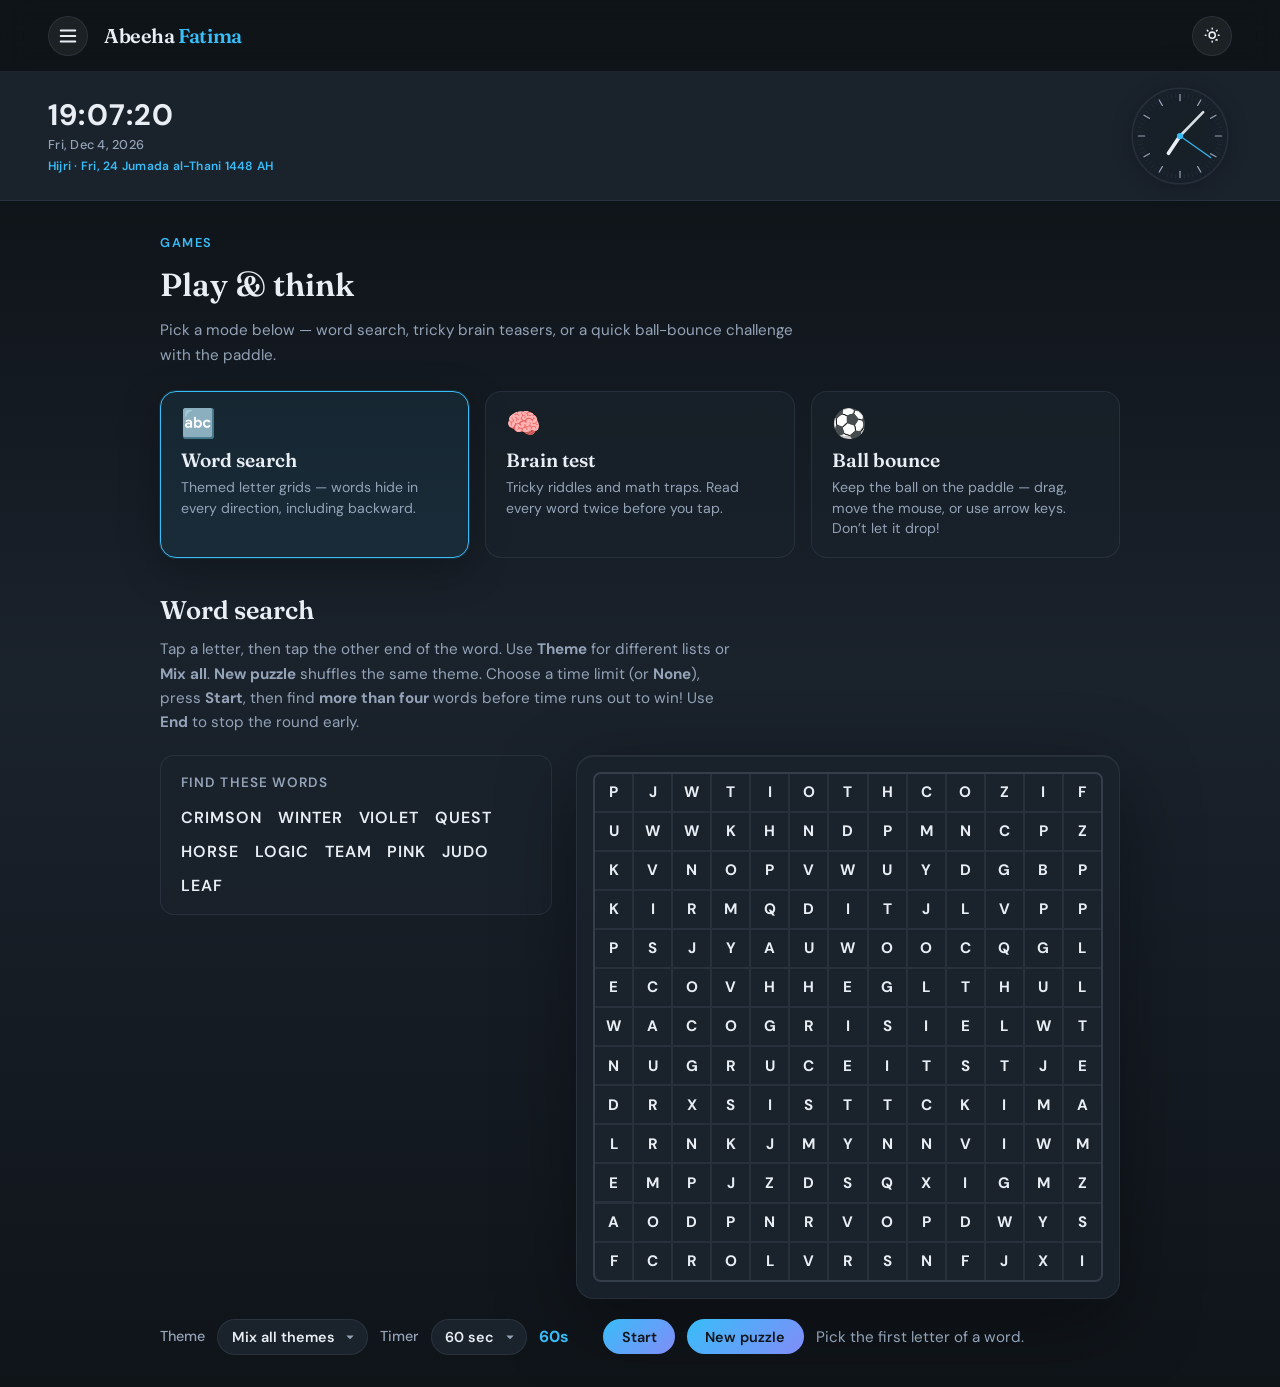
<file: games.html>
<!DOCTYPE html>
<html lang="en" data-nav-current="games">
<head>
  <meta charset="UTF-8" />
  <meta name="viewport" content="width=device-width, initial-scale=1.0" />
  <title>Games — Abeeha Fatima</title>
  <meta name="description" content="Games on Abeeha Fatima’s site (Abeeha) — abeehafatima.me." />
  <meta name="robots" content="index, follow" />
  <link rel="canonical" href="https://abeehafatima.me/games.html" />
  <meta property="og:type" content="website" />
  <meta property="og:url" content="https://abeehafatima.me/games.html" />
  <meta property="og:title" content="Games — Abeeha Fatima" />
  <meta property="og:description" content="Play games on Abeeha Fatima (Abeeha) personal site." />
  <meta property="og:site_name" content="Abeeha Fatima" />
  <script>
    (function () {
      var k = "abeeha-theme";
      var t = null;
      try {
        t = localStorage.getItem(k);
      } catch (e) {}
      if (t !== "light" && t !== "dark") {
        t = "dark";
      }
      document.documentElement.setAttribute("data-theme", t);
    })();
  </script>
  <link rel="stylesheet" href="theme.css" />
  <link rel="stylesheet" href="clocks.css" />
  <link rel="preconnect" href="https://fonts.googleapis.com" />
  <link rel="preconnect" href="https://fonts.gstatic.com" crossorigin />
  <link href="https://fonts.googleapis.com/css2?family=DM+Sans:ital,opsz,wght@0,9..40,400;0,9..40,500;0,9..40,600;0,9..40,700;1,9..40,400&family=Fraunces:ital,opsz,wght@0,9..144,600;1,9..144,600&display=swap" rel="stylesheet" />
  <style>
    * {
      box-sizing: border-box;
      margin: 0;
      padding: 0;
    }

    html {
      -webkit-text-size-adjust: 100%;
    }

    body {
      font-family: "DM Sans", system-ui, sans-serif;
      background: var(--bg);
      color: var(--text);
      line-height: 1.6;
      min-height: 100vh;
      overflow-x: hidden;
    }

    .games-page {
      padding: clamp(1.25rem, 4vw, 2rem);
      min-height: calc(100vh - var(--nav-h));
      background: linear-gradient(180deg, var(--bg) 0%, var(--bg-elevated) 40%, var(--bg) 100%);
    }

    .games-inner {
      width: 100%;
      max-width: 960px;
      margin: 0 auto;
      min-width: 0;
    }

    .games-intro {
      margin-bottom: 1.5rem;
    }

    .games-intro .hint {
      margin-bottom: 0;
      max-width: 40rem;
    }

    .game-cards {
      display: grid;
      grid-template-columns: repeat(auto-fit, minmax(min(100%, 260px), 1fr));
      gap: 1rem;
      margin-bottom: 2rem;
    }

    .game-card {
      display: flex;
      flex-direction: column;
      align-items: flex-start;
      gap: 0.35rem;
      padding: 1.15rem 1.25rem;
      text-align: left;
      border: 1px solid var(--border);
      border-radius: calc(var(--radius) + 2px);
      background: var(--surface-card-mid);
      color: var(--text);
      cursor: pointer;
      font-family: inherit;
      transition: border-color 0.2s, background 0.2s, box-shadow 0.2s;
    }

    .game-card:hover {
      background: var(--surface-card-strong);
      border-color: var(--game-accent-ring);
    }

    .game-card[aria-selected="true"] {
      border-color: var(--accent);
      box-shadow: var(--game-focus-shadow);
      background: var(--game-accent-fill);
    }

    .game-card-icon {
      font-size: 1.75rem;
      line-height: 1;
      margin-bottom: 0.25rem;
    }

    .game-card-title {
      font-family: "Fraunces", Georgia, serif;
      font-size: 1.2rem;
      font-weight: 600;
    }

    .game-card-desc {
      font-size: 0.88rem;
      color: var(--text-muted);
      line-height: 1.45;
    }

    .game-panel {
      margin-top: 0.5rem;
      width: 100%;
      min-width: 0;
    }

    .game-panel.is-hidden {
      display: none;
    }

    .panel-head {
      margin-bottom: 1.25rem;
    }

    .panel-head h2 {
      font-family: "Fraunces", Georgia, serif;
      font-size: clamp(1.25rem, 2.5vw, 1.6rem);
      font-weight: 600;
      margin-bottom: 0.4rem;
    }

    .panel-head .hint {
      margin-bottom: 0;
    }

    .brain-timer-row {
      display: flex;
      flex-wrap: wrap;
      align-items: center;
      gap: 0.5rem 0.85rem;
      margin-bottom: 1rem;
      padding-bottom: 1rem;
      border-bottom: 1px solid var(--border);
    }

    .brain-timer-row select {
      font-family: inherit;
      font-size: 0.9rem;
      padding: 0.4rem 0.65rem;
      border-radius: var(--radius);
      border: 1px solid var(--border);
      background: var(--bg-elevated);
      color: var(--text);
    }

    .brain-timer-row #brain-start-btn {
      font-family: inherit;
      font-size: 0.9rem;
      font-weight: 600;
      padding: 0.45rem 1.1rem;
      border-radius: 999px;
      border: none;
      cursor: pointer;
      background: linear-gradient(135deg, var(--accent), #818cf8);
      color: var(--primary-pill-fg);
      transition: filter 0.15s;
    }

    .brain-timer-row #brain-start-btn:hover:not(:disabled) {
      filter: brightness(1.08);
    }

    .brain-timer-row #brain-start-btn:disabled {
      opacity: 0.5;
      cursor: default;
    }

    .brain-root {
      padding: 1.25rem 1.35rem;
      background: var(--surface-card);
      border: 1px solid var(--border);
      border-radius: calc(var(--radius) + 4px);
      box-shadow: var(--shadow-elevated);
    }

    .brain-progress {
      font-size: 0.8rem;
      font-weight: 600;
      letter-spacing: 0.1em;
      text-transform: uppercase;
      color: var(--accent);
      margin-bottom: 1rem;
    }

    .brain-q {
      font-size: 1.1rem;
      font-weight: 500;
      line-height: 1.55;
      margin-bottom: 1.15rem;
      color: var(--text);
      overflow-wrap: anywhere;
      hyphens: auto;
    }

    .brain-choices {
      display: flex;
      flex-direction: column;
      gap: 0.5rem;
      margin-bottom: 1rem;
    }

    .brain-choices button {
      font-family: inherit;
      font-size: 0.95rem;
      font-weight: 600;
      text-align: left;
      padding: 0.75rem 1rem;
      border-radius: var(--radius);
      border: 1px solid var(--border);
      background: var(--bg-elevated);
      color: var(--text);
      cursor: pointer;
      transition: background 0.15s, border-color 0.15s;
    }

    .brain-choices button:hover:not(:disabled) {
      background: var(--game-input-hover-bg);
      border-color: var(--game-input-focus-border);
    }

    .brain-choices button:disabled {
      cursor: default;
      opacity: 0.85;
    }

    .brain-choices button.wrong-pick {
      border-color: rgba(248, 113, 113, 0.5);
      background: rgba(248, 113, 113, 0.12);
    }

    .brain-choices button.correct-pick {
      border-color: rgba(52, 211, 153, 0.6);
      background: rgba(52, 211, 153, 0.15);
    }

    .brain-feedback {
      font-size: 0.95rem;
      color: var(--text-muted);
      min-height: 1.5em;
      margin-bottom: 1rem;
    }

    .brain-feedback.ok {
      color: #34d399;
      font-weight: 600;
    }

    .brain-feedback.bad {
      color: #f87171;
    }

    .brain-summary {
      margin-top: 1rem;
      padding: 1rem 1.15rem;
      border-radius: var(--radius);
      font-size: 1.05rem;
      line-height: 1.55;
    }

    .brain-summary.pass {
      background: rgba(52, 211, 153, 0.12);
      border: 1px solid rgba(52, 211, 153, 0.4);
      color: #6ee7b7;
    }

    .brain-summary.fail {
      background: rgba(248, 113, 113, 0.1);
      border: 1px solid rgba(248, 113, 113, 0.35);
      color: #fca5a5;
    }

    .brain-summary strong {
      display: block;
      font-size: 1.15rem;
      margin-bottom: 0.35rem;
    }

    .brain-actions {
      display: flex;
      flex-wrap: wrap;
      gap: 0.65rem;
      align-items: center;
    }

    .brain-actions button.secondary {
      background: var(--key-muted);
      color: var(--text);
      border: 1px solid var(--border);
      font-family: inherit;
      font-size: 0.9rem;
      font-weight: 600;
      padding: 0.5rem 1.1rem;
      border-radius: 999px;
      cursor: pointer;
    }

    .brain-actions button.secondary:hover {
      background: var(--key-muted-hover);
    }

    .ball-root {
      padding: 1.25rem 1.35rem;
      background: var(--surface-card);
      border: 1px solid var(--border);
      border-radius: calc(var(--radius) + 4px);
      box-shadow: var(--shadow-elevated);
    }

    .ball-hud {
      display: flex;
      flex-wrap: wrap;
      align-items: center;
      justify-content: space-between;
      gap: 0.75rem;
      margin-bottom: 1rem;
    }

    .ball-stats {
      font-size: 0.95rem;
      font-weight: 600;
      color: var(--text);
      margin: 0;
    }

    .ball-root .secondary {
      background: var(--key-muted);
      color: var(--text);
      border: 1px solid var(--border);
      font-family: inherit;
      font-size: 0.9rem;
      font-weight: 600;
      padding: 0.5rem 1.1rem;
      border-radius: 999px;
      cursor: pointer;
      transition: background 0.15s;
    }

    .ball-root .secondary:hover {
      background: var(--key-muted-hover);
    }

    .ball-canvas-wrap {
      width: 100%;
      max-width: 560px;
      margin: 0 auto;
      border-radius: var(--radius);
      overflow: hidden;
      border: 2px solid var(--border);
      line-height: 0;
      background: var(--bg);
    }

    #ball-canvas {
      display: block;
      width: 100%;
      height: auto;
      touch-action: none;
      cursor: crosshair;
    }

    .ball-hint {
      margin-top: 1rem;
      margin-bottom: 0;
    }

    .visually-hidden {
      position: absolute;
      width: 1px;
      height: 1px;
      padding: 0;
      margin: -1px;
      overflow: hidden;
      clip: rect(0, 0, 0, 0);
      white-space: nowrap;
      border: 0;
    }

    .section-label {
      font-size: 0.8rem;
      font-weight: 600;
      letter-spacing: 0.12em;
      text-transform: uppercase;
      color: var(--accent);
      margin-bottom: 0.35rem;
    }

    .games-page h1 {
      font-family: "Fraunces", Georgia, serif;
      font-size: clamp(1.5rem, 3vw, 2rem);
      font-weight: 600;
      margin-bottom: 0.5rem;
    }

    .hint {
      color: var(--text-muted);
      font-size: 0.95rem;
      margin-bottom: 1.25rem;
      max-width: 36rem;
      overflow-wrap: anywhere;
    }

    .game-row {
      display: flex;
      flex-wrap: wrap;
      gap: 1.5rem;
      align-items: flex-start;
      min-width: 0;
      width: 100%;
    }

    .word-bank {
      flex: 1 1 280px;
      min-width: 0;
      padding: 1rem 1.25rem;
      background: var(--surface-card);
      border: 1px solid var(--border);
      border-radius: var(--radius);
    }

    .word-bank h2 {
      font-size: 0.85rem;
      font-weight: 600;
      text-transform: uppercase;
      letter-spacing: 0.08em;
      color: var(--text-muted);
      margin-bottom: 0.75rem;
    }

    .word-list {
      display: flex;
      flex-wrap: wrap;
      gap: 0.5rem 1rem;
      list-style: none;
    }

    .word-list li {
      font-weight: 600;
      font-size: 1rem;
      letter-spacing: 0.06em;
      color: var(--text);
      transition: opacity 0.2s, color 0.2s;
    }

    .word-list li.found {
      color: var(--accent);
      text-decoration: line-through;
      opacity: 0.75;
    }

    .grid-wrap {
      flex: 2 1 320px;
      min-width: 0;
      width: 100%;
      max-width: 100%;
      padding: clamp(0.5rem, 2vw, 1rem);
      background: var(--surface-card);
      border: 1px solid var(--border);
      border-radius: calc(var(--radius) + 4px);
      box-shadow:
        var(--grid-wrap-outer-shadow),
        inset 0 1px 0 var(--inset-highlight);
      overflow-x: auto;
      overflow-y: visible;
      -webkit-overflow-scrolling: touch;
      user-select: none;
      -webkit-user-select: none;
    }

    .grid {
      display: grid;
      gap: 2px;
      margin: 0 auto;
      width: 100%;
      max-width: 100%;
      min-width: 0;
      box-sizing: border-box;
      background: var(--border);
      border: 2px solid var(--border);
      border-radius: 8px;
      overflow: hidden;
    }

    .cell {
      min-width: 0;
      width: 100%;
      aspect-ratio: 1;
      height: auto;
      display: flex;
      align-items: center;
      justify-content: center;
      font-weight: 700;
      font-size: clamp(0.55rem, calc(0.35rem + 2.5vw), 0.95rem);
      background: var(--bg-elevated);
      color: var(--text);
      cursor: pointer;
      transition: background 0.15s;
    }

    .cell:hover {
      background: var(--cell-hover);
    }

    .cell.anchor {
      outline: 2px solid var(--accent);
      outline-offset: -2px;
    }

    .cell.preview {
      background: var(--select);
    }

    .cell.solved {
      background: var(--found);
      color: var(--text);
    }

    .toolbar {
      margin-top: 1.25rem;
      display: flex;
      flex-wrap: wrap;
      gap: 0.75rem;
      align-items: center;
      width: 100%;
      min-width: 0;
    }

    .toolbar button {
      font-family: inherit;
      font-size: 0.9rem;
      font-weight: 600;
      padding: 0.55rem 1.15rem;
      border: none;
      border-radius: 999px;
      cursor: pointer;
      background: linear-gradient(135deg, var(--accent), #818cf8);
      color: var(--primary-pill-fg);
      transition: filter 0.15s;
    }

    .toolbar button:hover {
      filter: brightness(1.08);
    }

    .toolbar button:disabled {
      opacity: 0.45;
      cursor: not-allowed;
      filter: none;
    }

    .toolbar button:disabled:hover {
      filter: none;
    }

    .toolbar .theme-label {
      display: flex;
      align-items: center;
      gap: 0.5rem;
      color: var(--text-muted);
      font-size: 0.9rem;
      font-weight: 500;
    }

    .toolbar select {
      font-family: inherit;
      font-size: 0.9rem;
      font-weight: 600;
      padding: 0.5rem 2rem 0.5rem 0.85rem;
      border-radius: 999px;
      border: 1px solid var(--border);
      background: var(--bg-elevated);
      color: var(--text);
      cursor: pointer;
      appearance: none;
      background-image: url("data:image/svg+xml,%3Csvg xmlns='http://www.w3.org/2000/svg' width='12' height='12' fill='%2394a3b8' viewBox='0 0 16 16'%3E%3Cpath d='M8 11L3 6h10l-5 5z'/%3E%3C/svg%3E");
      background-repeat: no-repeat;
      background-position: right 0.65rem center;
      max-width: 100%;
      min-width: 0;
    }

    .status {
      font-size: 0.95rem;
      color: var(--text-muted);
      flex: 1 1 220px;
      min-width: 0;
      overflow-wrap: anywhere;
    }

    .status.win {
      color: var(--accent);
      font-weight: 600;
    }

    .wordsearch-timer-label {
      display: flex;
      align-items: center;
      gap: 0.5rem;
      color: var(--text-muted);
      font-size: 0.9rem;
      font-weight: 500;
    }

    .wordsearch-timer-display {
      font-variant-numeric: tabular-nums;
      font-weight: 700;
      font-size: 1rem;
      color: var(--accent);
      min-width: 3.25rem;
    }

    .wordsearch-overlay {
      position: fixed;
      inset: 0;
      z-index: 250;
      display: flex;
      align-items: center;
      justify-content: center;
      padding: 1.5rem;
      background: rgba(15, 23, 42, 0.62);
      backdrop-filter: blur(6px);
      opacity: 0;
      visibility: hidden;
      pointer-events: none;
      transition: opacity 0.35s ease, visibility 0.35s ease;
    }

    [data-theme="light"] .wordsearch-overlay {
      background: rgba(255, 255, 255, 0.72);
    }

    .wordsearch-overlay.is-visible {
      opacity: 1;
      visibility: visible;
      pointer-events: auto;
    }

    .wordsearch-overlay-card {
      max-width: min(92vw, 28rem);
      padding: clamp(1.5rem, 4vw, 2.25rem);
      background: var(--surface-card);
      border: 1px solid var(--border);
      border-radius: calc(var(--radius) + 6px);
      box-shadow: 0 24px 48px rgba(0, 0, 0, 0.35);
      text-align: center;
    }

    .wordsearch-overlay-msg {
      font-family: "Fraunces", Georgia, serif;
      font-weight: 700;
      font-size: clamp(1.15rem, 4.5vw, 1.85rem);
      line-height: 1.35;
      letter-spacing: 0.02em;
      margin-bottom: 1.25rem;
    }

    .wordsearch-overlay-msg.is-win {
      background: linear-gradient(
        105deg,
        var(--accent),
        #e879f9,
        #34d399,
        #38bdf8,
        var(--accent)
      );
      background-size: 280% 100%;
      -webkit-background-clip: text;
      background-clip: text;
      color: transparent;
      -webkit-text-fill-color: transparent;
      padding-bottom: 0.15em;
      filter: drop-shadow(0 2px 14px rgba(129, 140, 248, 0.55));
      animation:
        wordsearch-win-shimmer 2.4s linear infinite,
        wordsearch-win-pop 0.95s cubic-bezier(0.34, 1.56, 0.64, 1) infinite alternate;
    }

    .wordsearch-overlay-msg.is-lose {
      color: var(--text);
      animation: wordsearch-encourage 2.2s ease-in-out infinite;
    }

    @keyframes wordsearch-win-shimmer {
      0% {
        background-position: 0% 50%;
      }
      100% {
        background-position: 100% 50%;
      }
    }

    @keyframes wordsearch-win-pop {
      0% {
        transform: scale(1) translateY(0);
      }
      100% {
        transform: scale(1.08) translateY(-3px);
      }
    }

    @keyframes wordsearch-encourage {
      0%,
      100% {
        opacity: 1;
        transform: translateY(0);
      }
      50% {
        opacity: 0.88;
        transform: translateY(-5px);
      }
    }

    .wordsearch-overlay-card button {
      font-family: inherit;
      font-size: 0.9rem;
      font-weight: 600;
      padding: 0.55rem 1.25rem;
      border: none;
      border-radius: 999px;
      cursor: pointer;
      background: linear-gradient(135deg, var(--accent), #818cf8);
      color: var(--primary-pill-fg);
      transition: filter 0.15s;
    }

    .wordsearch-overlay-card button:hover {
      filter: brightness(1.08);
    }

    .grid.wordsearch-round-done {
      opacity: 0.72;
      pointer-events: none;
    }

    @media (max-width: 900px) {
      .game-row {
        flex-direction: column;
      }

      .word-bank,
      .grid-wrap {
        flex: 1 1 auto;
        width: 100%;
        max-width: 100%;
      }
    }

    @media (max-width: 768px) {
      .games-page {
        padding: 1rem clamp(0.75rem, 3vw, 1.5rem);
        min-height: calc(100vh - 100px);
      }

      .game-cards {
        grid-template-columns: 1fr;
      }

      .grid-wrap {
        overflow-x: auto;
        -webkit-overflow-scrolling: touch;
      }

      .toolbar {
        flex-direction: column;
        align-items: stretch;
      }

      .toolbar button {
        width: 100%;
        text-align: center;
      }

      .toolbar select {
        width: 100%;
        max-width: none;
      }

      .toolbar .theme-label {
        width: 100%;
      }

      .status {
        flex: 1 1 100%;
        order: 10;
      }

      .brain-root {
        padding: 1rem;
      }

      .brain-q {
        font-size: 1rem;
      }

      .brain-summary {
        font-size: 0.95rem;
      }

      .brain-summary strong {
        font-size: 1.05rem;
      }
    }

    @media (max-width: 400px) {
      .word-list li {
        font-size: 0.88rem;
        letter-spacing: 0.03em;
      }

      .cell {
        font-size: clamp(0.5rem, calc(0.28rem + 2.2vw), 0.85rem);
      }

      .game-card {
        padding: 1rem;
      }
    }
  </style>
</head>
<body>
  <div id="site-nav-root"></div>
  <script src="site-nav.js"></script>

  <main class="games-page">
    <div class="games-inner">
      <div class="games-intro">
        <p class="section-label">Games</p>
        <h1>Play &amp; think</h1>
        <p class="hint">
          Pick a mode below — word search, tricky brain teasers, or a quick ball-bounce challenge with the paddle.
        </p>
      </div>

      <div class="game-cards" role="tablist" aria-label="Choose a game">
        <button
          type="button"
          class="game-card"
          role="tab"
          id="tab-wordsearch"
          aria-selected="true"
          aria-controls="panel-wordsearch"
        >
          <span class="game-card-icon" aria-hidden="true">🔤</span>
          <span class="game-card-title">Word search</span>
          <span class="game-card-desc">Themed letter grids — words hide in every direction, including backward.</span>
        </button>
        <button
          type="button"
          class="game-card"
          role="tab"
          id="tab-brain"
          aria-selected="false"
          aria-controls="panel-brain"
        >
          <span class="game-card-icon" aria-hidden="true">🧠</span>
          <span class="game-card-title">Brain test</span>
          <span class="game-card-desc">Tricky riddles and math traps. Read every word twice before you tap.</span>
        </button>
        <button
          type="button"
          class="game-card"
          role="tab"
          id="tab-ball"
          aria-selected="false"
          aria-controls="panel-ball"
        >
          <span class="game-card-icon" aria-hidden="true">⚽</span>
          <span class="game-card-title">Ball bounce</span>
          <span class="game-card-desc">Keep the ball on the paddle — drag, move the mouse, or use arrow keys. Don’t let it drop!</span>
        </button>
      </div>

      <section
        id="panel-wordsearch"
        class="game-panel"
        role="tabpanel"
        aria-labelledby="tab-wordsearch"
      >
        <div class="panel-head">
          <h2>Word search</h2>
          <p class="hint">
            Tap a letter, then tap the other end of the word. Use <strong>Theme</strong> for different lists or <strong>Mix all</strong>. <strong>New puzzle</strong> shuffles the same theme. Choose a time limit (or <strong>None</strong>), press <strong>Start</strong>, then find <strong>more than four</strong> words before time runs out to win! Use <strong>End</strong> to stop the round early.
          </p>
        </div>

        <div class="game-row">
          <div class="word-bank">
            <h2>Find these words</h2>
            <ul class="word-list" id="word-list" aria-live="polite"></ul>
          </div>
          <div class="grid-wrap">
            <div class="grid" id="grid" role="grid" aria-label="Word search letters"></div>
          </div>
        </div>

        <div class="toolbar">
          <label class="theme-label" for="pack-select">Theme</label>
          <select id="pack-select" aria-label="Word search theme">
            <option value="all">Mix all themes</option>
            <option value="classic">Classic puzzle</option>
            <option value="colors">Colors</option>
            <option value="nature">Nature</option>
            <option value="animals">Animals</option>
            <option value="space">Space</option>
            <option value="food">Food</option>
            <option value="sports">Sports</option>
            <option value="tech">Tech &amp; code</option>
            <option value="games">Games &amp; play</option>
            <option value="music">Music</option>
          </select>
          <label class="wordsearch-timer-label" for="wordsearch-timer-select">Timer</label>
          <select id="wordsearch-timer-select" aria-label="Round length">
            <option value="60">60 sec</option>
            <option value="40">40 sec</option>
            <option value="25">25 sec</option>
            <option value="none">None</option>
          </select>
          <span class="wordsearch-timer-display" id="wordsearch-timer-display" aria-live="polite">60s</span>
          <button type="button" id="wordsearch-start-btn" aria-label="Start timer">Start</button>
          <button type="button" id="btn-new">New puzzle</button>
          <p class="status" id="status" aria-live="polite"></p>
        </div>

        <div
          id="wordsearch-overlay"
          class="wordsearch-overlay"
          role="dialog"
          aria-modal="true"
          aria-labelledby="wordsearch-overlay-msg"
          hidden
        >
          <div class="wordsearch-overlay-card">
            <p id="wordsearch-overlay-msg" class="wordsearch-overlay-msg"></p>
            <button type="button" id="wordsearch-overlay-dismiss">Play again</button>
          </div>
        </div>
      </section>

      <section
        id="panel-brain"
        class="game-panel is-hidden"
        role="tabpanel"
        aria-labelledby="tab-brain"
        hidden
      >
        <div class="panel-head">
          <h2>Brain test — tricky puzzles</h2>
          <p class="hint">
            Pick a time limit per question (or <strong>None</strong>), then press <strong>Start</strong> to begin.
            There are 10 puzzles — more than <strong>5 correct</strong> wins. If you score <strong>under 5</strong>
            correct (or exactly 5), it says “oops try better next time.” Use <strong>Shuffle &amp; play again</strong> for a new round.
          </p>
        </div>
        <div class="brain-root">
          <div class="brain-timer-row">
            <label class="wordsearch-timer-label" for="brain-timer-select">Timer per question</label>
            <select id="brain-timer-select" aria-label="Seconds allowed per puzzle">
              <option value="2">2 sec</option>
              <option value="5">5 sec</option>
              <option value="10">10 sec</option>
              <option value="20">20 sec</option>
              <option value="30" selected>30 sec</option>
              <option value="40">40 sec</option>
              <option value="none">None</option>
            </select>
            <span class="wordsearch-timer-display" id="brain-timer-display" aria-live="polite">30s</span>
            <button type="button" id="brain-start-btn" aria-label="Start quiz and timer">Start</button>
          </div>
          <p class="brain-progress" id="brain-progress"></p>
          <p class="brain-q" id="brain-q"></p>
          <div class="brain-choices" id="brain-choices"></div>
          <p class="brain-feedback" id="brain-feedback" aria-live="polite"></p>
          <div class="brain-summary" id="brain-summary" hidden aria-live="polite"></div>
          <div class="brain-actions">
            <button type="button" class="secondary" id="brain-next" hidden>Next puzzle</button>
            <button type="button" class="secondary" id="brain-restart">Shuffle &amp; play again</button>
          </div>
        </div>
      </section>

      <section
        id="panel-ball"
        class="game-panel is-hidden"
        role="tabpanel"
        aria-labelledby="tab-ball"
        hidden
      >
        <div class="panel-head">
          <h2>Ball bounce</h2>
          <p class="hint">
            Move the paddle to catch the ball. Each catch adds a point. Missing costs a life — you start with <strong>3 lives</strong>. The ball speeds up slightly as you play.
          </p>
        </div>
        <div class="ball-root">
          <div class="ball-hud">
            <p class="ball-stats" id="ball-stats" aria-live="polite">Score: 0 · Lives: 3</p>
            <button type="button" class="secondary" id="ball-restart">New game</button>
          </div>
          <div class="ball-canvas-wrap">
            <canvas id="ball-canvas" width="480" height="320" aria-label="Ball bounce playfield"></canvas>
          </div>
          <p class="hint ball-hint" id="ball-hint">Touch or drag on the game, move the mouse, or use ← → keys.</p>
        </div>
      </section>
    </div>
  </main>

  <script>
    (function () {
      const SIZE = 13;
      const MAX_WORD_LEN = 11;
      const WORDS_PER_PUZZLE = 10;

      const WORD_PACKS = {
        all: null,
        classic: [
          "SEARCH", "WORD", "FIND", "GRID", "LETTER", "CLUE", "PUZZLE", "GAME", "PLAY", "LEVEL",
          "SCORE", "BRAIN", "SOLVE", "HIDDEN", "RIDDLE", "ANSWER",
        ],
        colors: [
          "BLUE", "GREEN", "RED", "PINK", "GOLD", "CYAN", "CORAL", "IVORY", "AMBER", "JADE",
          "VIOLET", "CRIMSON", "MAGENTA", "ORANGE", "YELLOW", "PURPLE",
        ],
        nature: [
          "OCEAN", "RIVER", "CLOUD", "STORM", "EARTH", "FOREST", "LEAF", "BRANCH", "SUNSET", "MIST",
          "THUNDER", "MEADOW", "BREEZE", "WINTER", "SPRING", "CANYON",
        ],
        animals: [
          "EAGLE", "TIGER", "PANDA", "SHARK", "WHALE", "RABBIT", "HORSE", "DRAGON", "FALCON", "OTTER",
          "BEAVER", "COUGAR", "DOLPHIN", "GECKO", "IGUANA", "HERON",
        ],
        space: [
          "STAR", "MOON", "COMET", "ORBIT", "ROCKET", "SOLAR", "METEOR", "VENUS", "PLUTO", "GALAXY",
          "NEBULA", "COSMOS", "PULSAR", "QUASAR", "SATURN", "JUPITER",
        ],
        food: [
          "BREAD", "PIZZA", "WAFFLE", "DONUT", "BAGEL", "MANGO", "PEACH", "CURRY", "HERBS", "SALSA",
          "BUTTER", "PICKLE", "NACHOS", "BROWNIE", "MUFFIN", "GINGER",
        ],
        sports: [
          "SOCCER", "TENNIS", "HOCKEY", "JUDO", "RELAY", "MEDAL", "RUNNER", "SURFER", "SKATER", "GOLFER",
          "ARCHER", "RACING", "JUMPING", "SPRINT", "TEAM", "ARENA",
        ],
        tech: [
          "CODE", "BYTE", "LOGIC", "PIXEL", "ROBOT", "DRONE", "CACHE", "LOGIN", "MODEM", "CLOUD",
          "SERVER", "ROUTER", "CURSOR", "SYNTAX", "PYTHON", "JAVA",
        ],
        games: [
          "CHESS", "POKER", "BINGO", "ARCADE", "LEVEL", "BONUS", "QUEST", "COMBO", "TIMER", "JOKER",
          "AVATAR", "PUZZLE", "RACING", "DUNGEON", "CASTLE", "DRAFT",
        ],
        music: [
          "MELODY", "RHYTHM", "GUITAR", "VIOLIN", "DRUMS", "PIANO", "SONG", "ALBUM", "CONCERT", "CHOIR",
          "TEMPO", "BRASS", "SINGER", "BAND", "TRACK", "STAGE",
        ],
      };

      const DIRS = [
        [0, 1],
        [1, 0],
        [1, 1],
        [1, -1],
        [0, -1],
        [-1, 0],
        [-1, 1],
        [-1, -1],
      ];

      const gridEl = document.getElementById("grid");
      const wordListEl = document.getElementById("word-list");
      const statusEl = document.getElementById("status");
      const btnNew = document.getElementById("btn-new");
      const packSelect = document.getElementById("pack-select");
      const timerSelect = document.getElementById("wordsearch-timer-select");
      const timerDisplayEl = document.getElementById("wordsearch-timer-display");
      const btnStart = document.getElementById("wordsearch-start-btn");
      const overlayEl = document.getElementById("wordsearch-overlay");
      const overlayMsgEl = document.getElementById("wordsearch-overlay-msg");
      const overlayDismissBtn = document.getElementById("wordsearch-overlay-dismiss");

      let letters = [];
      let anchor = null;
      let foundWords = new Set();
      let solvedCells = new Set();
      let activeWords = [];
      let timerId = null;
      let secondsLeft = 0;
      let roundEnded = false;

      function stopWordsearchTimer() {
        if (timerId !== null) {
          clearInterval(timerId);
          timerId = null;
        }
      }

      function isTimedMode() {
        return timerSelect.value !== "none";
      }

      function resetTimerIdleDisplay() {
        stopWordsearchTimer();
        setWordsearchStartButtonIdle();
        if (!isTimedMode()) {
          timerDisplayEl.textContent = "—";
          btnStart.disabled = true;
        } else {
          const dur = parseInt(timerSelect.value, 10) || 60;
          timerDisplayEl.textContent = dur + "s";
          btnStart.disabled = roundEnded;
        }
      }

      function setWordsearchStartButtonIdle() {
        btnStart.textContent = "Start";
        btnStart.setAttribute("aria-label", "Start timer");
      }

      function setWordsearchStartButtonRunning() {
        btnStart.textContent = "End";
        btnStart.setAttribute("aria-label", "End round early");
      }

      function hideWordsearchOverlay() {
        overlayEl.classList.remove("is-visible");
        overlayEl.hidden = true;
        overlayEl.setAttribute("aria-hidden", "true");
        overlayMsgEl.classList.remove("is-win", "is-lose");
        gridEl.classList.remove("wordsearch-round-done");
      }

      function finishWordsearchRound(reason) {
        if (roundEnded) return;
        roundEnded = true;
        stopWordsearchTimer();
        const won = foundWords.size > 4;
        overlayMsgEl.textContent = won
          ? "CONGRATS YOU WON!!!!"
          : "TRY BETTER NEXT TIME.. NEVER GIVE UP!! :)";
        overlayMsgEl.classList.toggle("is-win", won);
        overlayMsgEl.classList.toggle("is-lose", !won);
        overlayEl.hidden = false;
        overlayEl.setAttribute("aria-hidden", "false");
        requestAnimationFrame(function () {
          overlayEl.classList.add("is-visible");
        });
        gridEl.classList.add("wordsearch-round-done");
        setWordsearchStartButtonIdle();
        btnStart.disabled = true;
        if (reason === "time") {
          statusEl.textContent = won
            ? "Time’s up — you found more than four words!"
            : "Time’s up — find more than four words next round!";
          statusEl.classList.toggle("win", won);
        } else if (reason === "end") {
          statusEl.textContent = won
            ? "Round ended — you found more than four words!"
            : "Round ended — find more than four words next time!";
          statusEl.classList.toggle("win", won);
        }
      }

      function tickWordsearchTimer() {
        secondsLeft -= 1;
        timerDisplayEl.textContent = secondsLeft + "s";
        if (secondsLeft <= 0) {
          finishWordsearchRound("time");
        }
      }

      function startWordsearchTimer() {
        stopWordsearchTimer();
        if (!isTimedMode()) return;
        const dur = parseInt(timerSelect.value, 10) || 60;
        secondsLeft = dur;
        timerDisplayEl.textContent = secondsLeft + "s";
        timerId = window.setInterval(tickWordsearchTimer, 1000);
        setWordsearchStartButtonRunning();
      }

      function shuffle(a) {
        for (let i = a.length - 1; i > 0; i--) {
          const j = Math.floor(Math.random() * (i + 1));
          [a[i], a[j]] = [a[j], a[i]];
        }
        return a;
      }

      function canPlace(word, r, c, dr, dc, g) {
        for (let i = 0; i < word.length; i++) {
          const rr = r + dr * i;
          const cc = c + dc * i;
          if (rr < 0 || rr >= SIZE || cc < 0 || cc >= SIZE) return false;
          const ch = g[rr][cc];
          if (ch !== null && ch !== word[i]) return false;
        }
        return true;
      }

      function placeWord(word, r, c, dr, dc, g) {
        for (let i = 0; i < word.length; i++) {
          g[r + dr * i][c + dc * i] = word[i];
        }
      }

      function getWordPool(packKey) {
        if (packKey === "all") {
          const set = new Set();
          Object.keys(WORD_PACKS).forEach(function (k) {
            if (k === "all" || !WORD_PACKS[k]) return;
            WORD_PACKS[k].forEach(function (w) {
              set.add(w);
            });
          });
          return Array.from(set);
        }
        return WORD_PACKS[packKey].slice();
      }

      function generate() {
        const packKey = packSelect.value;
        const raw = getWordPool(packKey);
        const pool = raw.filter(function (w) {
          return w.length >= 3 && w.length <= MAX_WORD_LEN;
        });

        for (let count = Math.min(WORDS_PER_PUZZLE, pool.length); count >= 5; count--) {
          for (let attempt = 0; attempt < 120; attempt++) {
            const words = shuffle([...pool]).slice(0, count);
            words.sort(function (a, b) {
              return b.length - a.length;
            });
            const g = Array.from({ length: SIZE }, function () {
              return Array(SIZE).fill(null);
            });
            let failed = false;
            for (let wi = 0; wi < words.length; wi++) {
              const w = words[wi];
              let placed = false;
              for (let t = 0; t < 350; t++) {
                const dir = DIRS[Math.floor(Math.random() * DIRS.length)];
                const dr = dir[0];
                const dc = dir[1];
                const r = Math.floor(Math.random() * SIZE);
                const c = Math.floor(Math.random() * SIZE);
                if (canPlace(w, r, c, dr, dc, g)) {
                  placeWord(w, r, c, dr, dc, g);
                  placed = true;
                  break;
                }
              }
              if (!placed) {
                failed = true;
                break;
              }
            }
            if (!failed) {
              fillEmpty(g);
              return { grid: g, words: words };
            }
          }
        }

        const shortPool = pool.filter(function (w) {
          return w.length <= 6;
        });
        const chosen = shuffle(shortPool.length ? shortPool : pool).slice(0, 6);
        chosen.sort(function (a, b) {
          return b.length - a.length;
        });
        const g = Array.from({ length: SIZE }, function () {
          return Array(SIZE).fill(null);
        });
        const placedWords = [];
        for (let i = 0; i < chosen.length; i++) {
          const word = chosen[i];
          let placed = false;
          for (let t = 0; t < 600; t++) {
            const dir = DIRS[Math.floor(Math.random() * DIRS.length)];
            const r = Math.floor(Math.random() * SIZE);
            const c = Math.floor(Math.random() * SIZE);
            if (canPlace(word, r, c, dir[0], dir[1], g)) {
              placeWord(word, r, c, dir[0], dir[1], g);
              placed = true;
              break;
            }
          }
          if (!placed) break;
          placedWords.push(word);
        }
        fillEmpty(g);
        if (placedWords.length === 0) {
          const fallback = "CAT";
          for (let i = 0; i < fallback.length; i++) {
            g[0][i] = fallback[i];
          }
          placedWords.push(fallback);
        }
        return { grid: g, words: placedWords };
      }

      function fillEmpty(g) {
        for (let r = 0; r < SIZE; r++) {
          for (let c = 0; c < SIZE; c++) {
            if (g[r][c] === null) {
              g[r][c] = String.fromCharCode(65 + Math.floor(Math.random() * 26));
            }
          }
        }
        return g;
      }

      function cellKey(r, c) {
        return r + "," + c;
      }

      function lineCells(r1, c1, r2, c2) {
        const dr = r2 - r1;
        const dc = c2 - c1;
        if (dr === 0 && dc === 0) return [[r1, c1]];
        if (!(dr === 0 || dc === 0 || Math.abs(dr) === Math.abs(dc))) return null;
        const steps = Math.max(Math.abs(dr), Math.abs(dc));
        const sr = dr === 0 ? 0 : dr / Math.abs(dr);
        const sc = dc === 0 ? 0 : dc / Math.abs(dc);
        if (r1 + sr * steps !== r2 || c1 + sc * steps !== c2) return null;
        const out = [];
        for (let i = 0; i <= steps; i++) {
          out.push([r1 + sr * i, c1 + sc * i]);
        }
        return out;
      }

      function clearPreview() {
        gridEl.querySelectorAll(".cell.preview").forEach(function (el) {
          el.classList.remove("preview");
        });
      }

      function setAnchor(r, c, on) {
        const el = gridEl.querySelector('.cell[data-r="' + r + '"][data-c="' + c + '"]');
        if (el) el.classList.toggle("anchor", on);
      }

      function renderWordList() {
        wordListEl.innerHTML = "";
        activeWords.forEach(function (w) {
          const li = document.createElement("li");
          li.textContent = w;
          li.dataset.word = w;
          if (foundWords.has(w)) li.classList.add("found");
          wordListEl.appendChild(li);
        });
      }

      function renderGrid() {
        gridEl.innerHTML = "";
        gridEl.style.gridTemplateColumns = "repeat(" + SIZE + ", minmax(0, 1fr))";
        for (let r = 0; r < SIZE; r++) {
          for (let c = 0; c < SIZE; c++) {
            const div = document.createElement("div");
            div.className = "cell";
            div.textContent = letters[r][c];
            div.dataset.r = String(r);
            div.dataset.c = String(c);
            div.setAttribute("role", "gridcell");
            if (solvedCells.has(cellKey(r, c))) div.classList.add("solved");
            div.addEventListener("pointerenter", onCellEnter);
            div.addEventListener("pointerdown", onCellDown);
            div.addEventListener("pointerup", onCellUp);
            div.addEventListener("click", function (e) {
              e.preventDefault();
            });
            gridEl.appendChild(div);
          }
        }
      }

      function onCellDown(e) {
        if (roundEnded) return;
        e.preventDefault();
        const t = e.currentTarget;
        const r = +t.dataset.r;
        const c = +t.dataset.c;
        if (anchor !== null && anchor.r === r && anchor.c === c) {
          setAnchor(anchor.r, anchor.c, false);
          anchor = null;
          clearPreview();
          statusEl.textContent = "Selection cleared. Pick a letter to start.";
          statusEl.classList.remove("win");
          return;
        }
        if (anchor === null) {
          anchor = { r: r, c: c };
          setAnchor(r, c, true);
          clearPreview();
          statusEl.textContent = "Choose the other end of the word.";
          statusEl.classList.remove("win");
        }
      }

      function onCellEnter(e) {
        if (roundEnded || !anchor) return;
        const t = e.currentTarget;
        const r2 = +t.dataset.r;
        const c2 = +t.dataset.c;
        const cells = lineCells(anchor.r, anchor.c, r2, c2);
        clearPreview();
        if (!cells) return;
        cells.forEach(function ([r, c]) {
          const el = gridEl.querySelector('.cell[data-r="' + r + '"][data-c="' + c + '"]');
          if (el && !el.classList.contains("solved")) el.classList.add("preview");
        });
      }

      function onCellUp(e) {
        if (roundEnded || !anchor) return;
        const t = e.currentTarget;
        const r2 = +t.dataset.r;
        const c2 = +t.dataset.c;
        if (r2 === anchor.r && c2 === anchor.c) return;

        const cells = lineCells(anchor.r, anchor.c, r2, c2);
        const ar = anchor.r;
        const ac = anchor.c;
        setAnchor(ar, ac, false);
        anchor = null;
        clearPreview();

        if (!cells || cells.length < 2) {
          statusEl.textContent = "That line isn’t straight. Try again.";
          return;
        }

        const forward = cells.map(function ([r, c]) {
          return letters[r][c];
        }).join("");
        const backward = forward.split("").reverse().join("");

        let hit = null;
        for (const w of activeWords) {
          if (foundWords.has(w)) continue;
          if (forward === w || backward === w) {
            hit = w;
            break;
          }
        }

        if (!hit) {
          statusEl.textContent = "Not a word on the list. Keep looking!";
          return;
        }

        foundWords.add(hit);
        cells.forEach(function ([r, c]) {
          solvedCells.add(cellKey(r, c));
        });
        renderWordList();
        renderGrid();
        if (foundWords.size >= activeWords.length) {
          statusEl.textContent = "You found every word — nice work!";
          statusEl.classList.add("win");
          finishWordsearchRound("complete");
        } else {
          statusEl.textContent = "Found “" + hit + "”! " + (activeWords.length - foundWords.size) + " left.";
          statusEl.classList.remove("win");
        }
      }

      function newGame() {
        hideWordsearchOverlay();
        roundEnded = false;
        stopWordsearchTimer();
        const { grid, words } = generate();
        letters = grid;
        activeWords = words;
        foundWords = new Set();
        solvedCells = new Set();
        anchor = null;
        renderWordList();
        renderGrid();
        statusEl.textContent = "Pick the first letter of a word.";
        statusEl.classList.remove("win");
        resetTimerIdleDisplay();
      }

      btnNew.addEventListener("click", newGame);
      packSelect.addEventListener("change", newGame);
      timerSelect.addEventListener("change", resetTimerIdleDisplay);
      btnStart.addEventListener("click", function () {
        if (roundEnded || !isTimedMode()) return;
        if (timerId !== null) {
          finishWordsearchRound("end");
          return;
        }
        startWordsearchTimer();
      });
      overlayDismissBtn.addEventListener("click", newGame);
      newGame();
    })();

    (function () {
      const tabWord = document.getElementById("tab-wordsearch");
      const tabBrain = document.getElementById("tab-brain");
      const tabBall = document.getElementById("tab-ball");
      const panelWord = document.getElementById("panel-wordsearch");
      const panelBrain = document.getElementById("panel-brain");
      const panelBall = document.getElementById("panel-ball");

      function activateGame(which) {
        const isWord = which === "word";
        const isBrain = which === "brain";
        const isBall = which === "ball";
        tabWord.setAttribute("aria-selected", isWord ? "true" : "false");
        tabBrain.setAttribute("aria-selected", isBrain ? "true" : "false");
        tabBall.setAttribute("aria-selected", isBall ? "true" : "false");
        panelWord.classList.toggle("is-hidden", !isWord);
        panelWord.hidden = !isWord;
        panelBrain.classList.toggle("is-hidden", !isBrain);
        panelBrain.hidden = !isBrain;
        panelBall.classList.toggle("is-hidden", !isBall);
        panelBall.hidden = !isBall;
        window.dispatchEvent(new CustomEvent("games-tab-change", { detail: { tab: which } }));
      }

      tabWord.addEventListener("click", function () {
        activateGame("word");
      });
      tabBrain.addEventListener("click", function () {
        activateGame("brain");
      });
      tabBall.addEventListener("click", function () {
        activateGame("ball");
      });

      const BRAIN_PUZZLES = [
        {
          q: "You have 3 apples. You take away 2. How many apples do you have?",
          choices: ["One", "Two", "Three", "Zero"],
          correct: 1,
          explain: "The two you took are the ones in your hands.",
        },
        {
          q: "What is 2 + 2 × 2?",
          choices: ["6", "8", "4", "10"],
          correct: 0,
          explain: "Multiply first: 2 × 2 = 4, then 2 + 4 = 6.",
        },
        {
          q: "How many months of the year have at least 28 days?",
          choices: ["Only February", "All twelve", "Eleven", "Six"],
          correct: 1,
          explain: "Every calendar month has 28 days or more.",
        },
        {
          q: "A farmer has 17 sheep. All but 9 run away. How many sheep are left?",
          choices: ["8", "9", "17", "0"],
          correct: 1,
          explain: "“All but 9” means nine stayed behind.",
        },
        {
          q: "Before Mount Everest was discovered, what was the tallest mountain on Earth?",
          choices: ["K2", "Mount Everest", "None — it was unknown", "Denali"],
          correct: 1,
          explain: "The mountain existed before we “discovered” it — still the highest.",
        },
        {
          q: "How many letters are in the phrase “the alphabet”?",
          choices: ["26", "11", "8", "15"],
          correct: 1,
          explain: "Count the letters in the words “the” and “alphabet” together: 3 + 8 = 11.",
        },
        {
          q: "If you overtake the person in second place in a footrace, what place are you in?",
          choices: ["First", "Second", "Third", "It depends"],
          correct: 1,
          explain: "You took their spot — you’re now second, not first.",
        },
        {
          q: "A doctor gives you 3 pills: take one every half hour. How long until they’re all taken?",
          choices: ["1 hour", "1.5 hours", "90 minutes", "2 hours"],
          correct: 0,
          explain: "Now, +30 min, +30 min — that’s one hour for three pills.",
        },
        {
          q: "What gets wetter the more it dries?",
          choices: ["A sponge", "A towel", "Rain", "Ice"],
          correct: 1,
          explain: "A towel dries things — and itself gets wetter doing it.",
        },
        {
          q: "I speak without a mouth and hear without ears. I have nobody, but come alive with wind. What am I?",
          choices: ["A ghost", "An echo", "A thought", "A radio"],
          correct: 1,
          explain: "An echo carries sound without a body.",
        },
      ];

      const progressEl = document.getElementById("brain-progress");
      const qEl = document.getElementById("brain-q");
      const choicesEl = document.getElementById("brain-choices");
      const feedbackEl = document.getElementById("brain-feedback");
      const nextBtn = document.getElementById("brain-next");
      const restartBtn = document.getElementById("brain-restart");
      const summaryEl = document.getElementById("brain-summary");
      const brainTimerSelect = document.getElementById("brain-timer-select");
      const brainTimerDisplay = document.getElementById("brain-timer-display");
      const brainStartBtn = document.getElementById("brain-start-btn");

      const BRAIN_TOTAL = 10;
      let order = [];
      let step = 0;
      let locked = false;
      let correctCount = 0;
      let brainTimerId = null;
      let brainSecondsLeft = 0;
      let brainResumeLeft = null;
      let brainSessionStarted = false;

      function clearBrainTimer() {
        if (brainTimerId !== null) {
          clearInterval(brainTimerId);
          brainTimerId = null;
        }
      }

      function brainTimerSecsOption() {
        if (!brainTimerSelect || brainTimerSelect.value === "none") return null;
        const n = parseInt(brainTimerSelect.value, 10);
        return Number.isFinite(n) && n > 0 ? n : null;
      }

      function updateBrainIdleTimerDisplay() {
        if (!brainTimerDisplay) return;
        const dur = brainTimerSecsOption();
        brainTimerDisplay.textContent = dur === null ? "—" : dur + "s";
      }

      function startBrainTimerIfNeeded(puzzle) {
        clearBrainTimer();
        if (!brainTimerDisplay || !brainTimerSelect) return;
        var brainPanel = document.getElementById("panel-brain");
        if (brainPanel && brainPanel.hidden) {
          updateBrainIdleTimerDisplay();
          return;
        }
        if (!brainSessionStarted) {
          updateBrainIdleTimerDisplay();
          return;
        }
        const dur = brainTimerSecsOption();
        if (dur === null) {
          brainResumeLeft = null;
          updateBrainIdleTimerDisplay();
          return;
        }
        if (brainResumeLeft !== null) {
          brainSecondsLeft = brainResumeLeft;
          brainResumeLeft = null;
        } else {
          brainSecondsLeft = dur;
        }
        brainTimerDisplay.textContent = brainSecondsLeft + "s";
        brainTimerId = window.setInterval(function () {
          brainSecondsLeft -= 1;
          if (brainSecondsLeft <= 0) {
            clearBrainTimer();
            brainTimerDisplay.textContent = "0s";
            revealAndAdvance(puzzle, null, true);
            return;
          }
          brainTimerDisplay.textContent = brainSecondsLeft + "s";
        }, 1000);
      }

      function shuffleOrder() {
        order = BRAIN_PUZZLES.map(function (_, i) {
          return i;
        });
        for (let i = order.length - 1; i > 0; i--) {
          const j = Math.floor(Math.random() * (i + 1));
          const t = order[i];
          order[i] = order[j];
          order[j] = t;
        }
        order = order.slice(0, BRAIN_TOTAL);
      }

      function revealAndAdvance(puzzle, choiceIdx, timedOut) {
        if (locked) return;
        locked = true;
        brainResumeLeft = null;
        clearBrainTimer();
        const ok = !timedOut && choiceIdx === puzzle.correct;
        if (ok) correctCount++;

        const buttons = choicesEl.querySelectorAll("button");
        for (let i = 0; i < buttons.length; i++) {
          buttons[i].disabled = true;
          if (i === puzzle.correct) buttons[i].classList.add("correct-pick");
          else if (!timedOut && i === choiceIdx && !ok) buttons[i].classList.add("wrong-pick");
        }

        feedbackEl.classList.remove("ok", "bad");
        let msg = puzzle.explain;
        if (timedOut) msg = "Time’s up. " + msg;
        else if (ok) msg = "Correct! " + msg;
        else msg = "Not quite. " + msg;
        feedbackEl.textContent = msg;
        feedbackEl.classList.add(ok ? "ok" : "bad");

        updateBrainIdleTimerDisplay();

        const isLast = step >= order.length - 1;
        if (!isLast) {
          nextBtn.hidden = false;
        } else {
          const total = BRAIN_TOTAL;
          const pct = Math.round((correctCount / total) * 100);
          const won = correctCount > 5;
          // Win: strictly more than 5 correct. Otherwise (fewer than 5, or exactly 5): oops.
          var summaryNote =
            won ? " wooooooohooooo! you won" : " oops try better next time";
          summaryEl.hidden = false;
          summaryEl.className = "brain-summary " + (won ? "pass" : "fail");
          const strong = document.createElement("strong");
          strong.textContent =
            "Final score: " + correctCount + " / " + total + " (" + pct + "%)";
          summaryEl.appendChild(strong);
          summaryEl.appendChild(document.createTextNode(summaryNote));
        }
      }

      function showStep() {
        brainResumeLeft = null;
        clearBrainTimer();
        locked = false;
        feedbackEl.textContent = "";
        feedbackEl.classList.remove("ok", "bad");
        nextBtn.hidden = true;
        summaryEl.hidden = true;
        summaryEl.textContent = "";
        summaryEl.className = "brain-summary";
        const idx = order[step];
        const puzzle = BRAIN_PUZZLES[idx];
        progressEl.textContent = "Puzzle " + (step + 1) + " of " + BRAIN_TOTAL;
        qEl.textContent = puzzle.q;
        choicesEl.innerHTML = "";
        puzzle.choices.forEach(function (label, i) {
          const btn = document.createElement("button");
          btn.type = "button";
          btn.textContent = label;
          btn.addEventListener("click", function () {
            revealAndAdvance(puzzle, i, false);
          });
          choicesEl.appendChild(btn);
        });
        if (!brainSessionStarted) {
          choicesEl.querySelectorAll("button").forEach(function (b) {
            b.disabled = true;
          });
          updateBrainIdleTimerDisplay();
          if (brainStartBtn) brainStartBtn.disabled = false;
        } else {
          if (brainStartBtn) brainStartBtn.disabled = true;
          startBrainTimerIfNeeded(puzzle);
          if (brainTimerSecsOption() === null) {
            choicesEl.querySelectorAll("button").forEach(function (b) {
              b.disabled = false;
            });
          }
        }
      }

      nextBtn.addEventListener("click", function () {
        step++;
        if (step < order.length) showStep();
      });

      restartBtn.addEventListener("click", function () {
        shuffleOrder();
        step = 0;
        correctCount = 0;
        brainSessionStarted = false;
        showStep();
      });

      if (brainStartBtn) {
        brainStartBtn.addEventListener("click", function () {
          if (locked) return;
          brainSessionStarted = true;
          brainResumeLeft = null;
          brainStartBtn.disabled = true;
          choicesEl.querySelectorAll("button").forEach(function (b) {
            b.disabled = false;
          });
          var idx = order[step];
          startBrainTimerIfNeeded(BRAIN_PUZZLES[idx]);
        });
      }

      if (brainTimerSelect) {
        brainTimerSelect.addEventListener("change", function () {
          if (locked) {
            updateBrainIdleTimerDisplay();
            return;
          }
          brainResumeLeft = null;
          if (!brainSessionStarted) {
            updateBrainIdleTimerDisplay();
            return;
          }
          var idxNow = order[step];
          startBrainTimerIfNeeded(BRAIN_PUZZLES[idxNow]);
        });
      }

      window.addEventListener("games-tab-change", function (ev) {
        var tab = ev.detail && ev.detail.tab;
        if (tab !== "brain") {
          if (
            brainSessionStarted &&
            brainTimerId !== null &&
            !locked &&
            brainTimerSecsOption() !== null
          ) {
            brainResumeLeft = brainSecondsLeft;
            clearBrainTimer();
            if (brainTimerDisplay) brainTimerDisplay.textContent = brainResumeLeft + "s";
          }
          return;
        }
        if (!locked && brainSessionStarted && brainTimerSecsOption() !== null) {
          var idxTab = order[step];
          startBrainTimerIfNeeded(BRAIN_PUZZLES[idxTab]);
        }
      });

      shuffleOrder();
      showStep();
    })();

    (function () {
      const canvas = document.getElementById("ball-canvas");
      const statsEl = document.getElementById("ball-stats");
      const restartBtn = document.getElementById("ball-restart");
      if (!canvas || !statsEl || !restartBtn) return;

      const ctx = canvas.getContext("2d");
      const W = 480;
      const H = 320;
      const ballR = 9;
      const paddleW = 88;
      const paddleH = 12;
      const paddleY = H - 28;
      const baseSpeed = 4.15;

      let paddleX = W / 2 - paddleW / 2;
      let ball = { x: W / 2, y: H / 3, vx: 0, vy: 0 };
      let score = 0;
      let lives = 3;
      let speedMul = 1;
      let running = false;
      let raf = 0;
      const keys = { left: false, right: false };

      function cssVar(name, fallback) {
        const v = getComputedStyle(document.documentElement).getPropertyValue(name).trim();
        return v || fallback;
      }

      function resetBall() {
        ball.x = W / 2;
        ball.y = H / 4;
        const dir = Math.random() < 0.5 ? -1 : 1;
        const angle = ((Math.random() * 48 + 52) * Math.PI) / 180;
        const sp = baseSpeed * speedMul;
        ball.vx = Math.cos(angle) * sp * dir;
        ball.vy = Math.sin(angle) * sp;
      }

      function fullReset() {
        score = 0;
        lives = 3;
        speedMul = 1;
        paddleX = W / 2 - paddleW / 2;
        resetBall();
        updateStats();
      }

      function updateStats() {
        statsEl.textContent = "Score: " + score + " · Lives: " + lives;
      }

      function loseLife() {
        lives -= 1;
        if (lives <= 0) {
          running = false;
          cancelAnimationFrame(raf);
          statsEl.textContent = "Game over — final score: " + score + ". Tap New game.";
          return;
        }
        updateStats();
        resetBall();
      }

      function step() {
        if (keys.left) paddleX -= 7;
        if (keys.right) paddleX += 7;
        paddleX = Math.max(0, Math.min(W - paddleW, paddleX));

        ball.x += ball.vx;
        ball.y += ball.vy;

        if (ball.x - ballR < 0) {
          ball.x = ballR;
          ball.vx *= -1;
        }
        if (ball.x + ballR > W) {
          ball.x = W - ballR;
          ball.vx *= -1;
        }
        if (ball.y - ballR < 0) {
          ball.y = ballR;
          ball.vy *= -1;
        }

        if (
          ball.vy > 0 &&
          ball.y + ballR > paddleY &&
          ball.y + ballR < paddleY + paddleH + ballR + 4 &&
          ball.x + ballR > paddleX &&
          ball.x - ballR < paddleX + paddleW
        ) {
          ball.y = paddleY - ballR;
          ball.vy = -Math.abs(ball.vy);
          const hit = (ball.x - (paddleX + paddleW / 2)) / (paddleW / 2);
          ball.vx += hit * 1.85;
          const maxVx = 7.2 * speedMul;
          ball.vx = Math.max(-maxVx, Math.min(maxVx, ball.vx));
          score += 1;
          if (score % 5 === 0) speedMul = Math.min(speedMul + 0.1, 1.95);
          updateStats();
        }

        if (ball.y - ballR > H + 8) {
          loseLife();
        }
      }

      function draw() {
        const bg = cssVar("--bg", "#0f1419");
        const accent = cssVar("--accent", "#38bdf8");
        const paddleFill = cssVar("--text", "#e8eef4");
        const line = cssVar("--border", "rgba(148,163,184,0.3)");

        ctx.fillStyle = bg;
        ctx.fillRect(0, 0, W, H);
        ctx.strokeStyle = line;
        ctx.lineWidth = 1;
        ctx.strokeRect(0.5, 0.5, W - 1, H - 1);

        ctx.fillStyle = paddleFill;
        ctx.fillRect(paddleX, paddleY, paddleW, paddleH);

        ctx.fillStyle = accent;
        ctx.beginPath();
        ctx.arc(ball.x, ball.y, ballR, 0, Math.PI * 2);
        ctx.fill();
      }

      function loop() {
        if (!running) return;
        step();
        if (!running) return;
        draw();
        raf = requestAnimationFrame(loop);
      }

      function startLoop() {
        if (lives <= 0) fullReset();
        stopLoop();
        running = true;
        raf = requestAnimationFrame(loop);
      }

      function stopLoop() {
        running = false;
        cancelAnimationFrame(raf);
        raf = 0;
      }

      function pointerToPaddle(e) {
        const rect = canvas.getBoundingClientRect();
        const scale = W / rect.width;
        const px = (e.clientX - rect.left) * scale;
        paddleX = px - paddleW / 2;
        paddleX = Math.max(0, Math.min(W - paddleW, paddleX));
      }

      canvas.addEventListener("pointermove", pointerToPaddle);
      canvas.addEventListener("pointerdown", function (e) {
        try {
          canvas.setPointerCapture(e.pointerId);
        } catch (err) {}
        pointerToPaddle(e);
      });

      window.addEventListener(
        "keydown",
        function (e) {
          if (e.key === "ArrowLeft") keys.left = true;
          if (e.key === "ArrowRight") keys.right = true;
        },
        true
      );
      window.addEventListener(
        "keyup",
        function (e) {
          if (e.key === "ArrowLeft") keys.left = false;
          if (e.key === "ArrowRight") keys.right = false;
        },
        true
      );

      restartBtn.addEventListener("click", function () {
        stopLoop();
        fullReset();
        draw();
        const panelBall = document.getElementById("panel-ball");
        if (panelBall && !panelBall.hidden) startLoop();
      });

      window.addEventListener("games-tab-change", function (e) {
        if (e.detail && e.detail.tab === "ball") {
          startLoop();
        } else {
          stopLoop();
          draw();
        }
      });

      fullReset();
      draw();
    })();
  </script>
  <script src="theme.js"></script>
  <script src="clocks.js"></script>
</body>
</html>
</file>
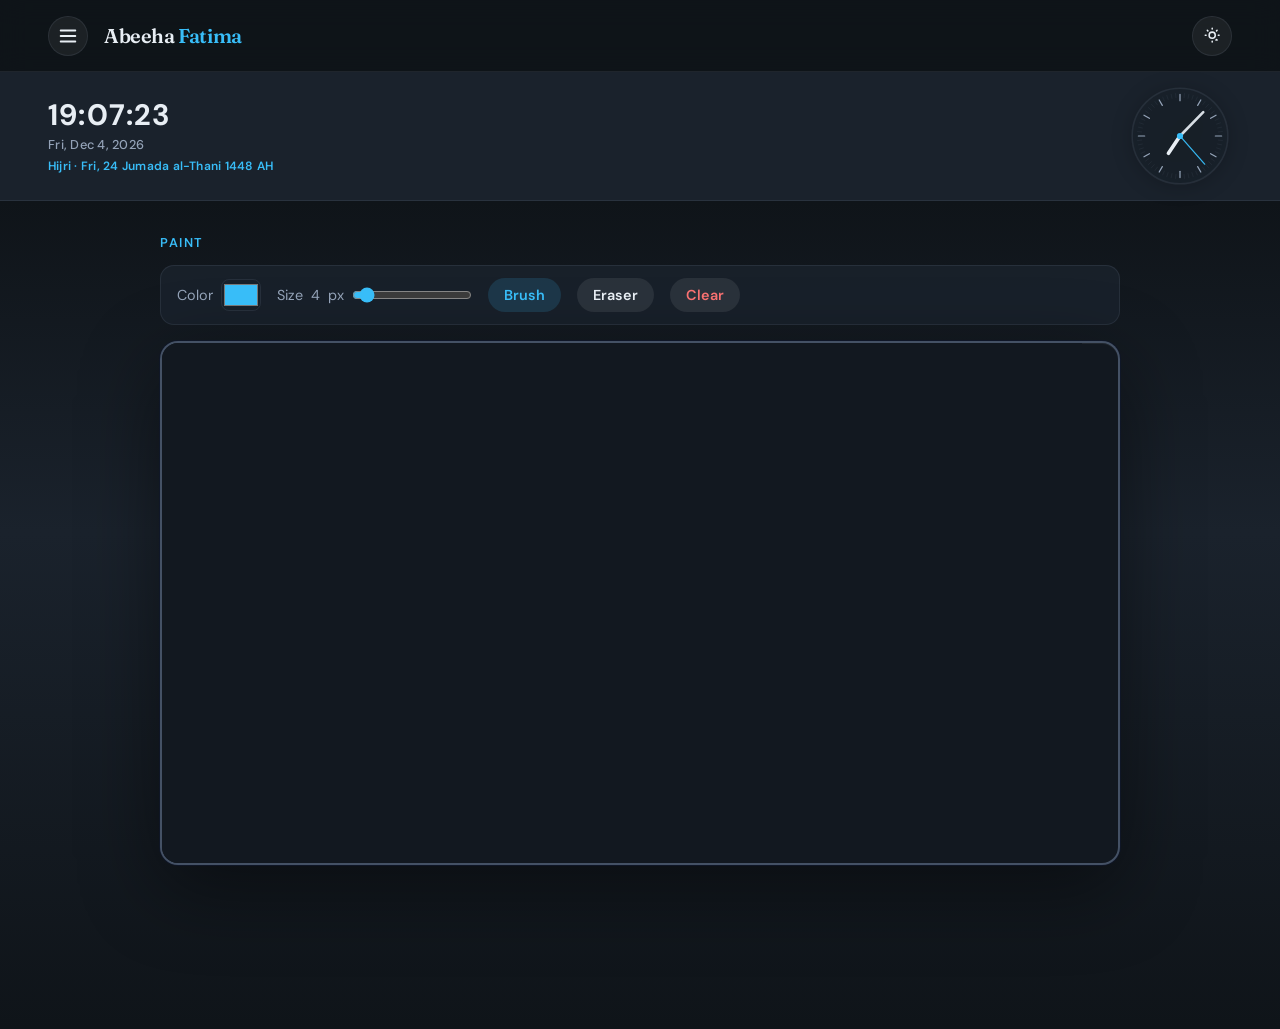
<file: paint.html>
<!DOCTYPE html>
<html lang="en" data-nav-current="paint">
<head>
  <meta charset="UTF-8" />
  <meta name="viewport" content="width=device-width, initial-scale=1.0" />
  <title>Paint — Abeeha Fatima</title>
  <meta name="description" content="Paint tool on Abeeha Fatima’s site (Abeeha) — abeehafatima.me." />
  <meta name="robots" content="index, follow" />
  <link rel="canonical" href="https://abeehafatima.me/paint.html" />
  <meta property="og:type" content="website" />
  <meta property="og:url" content="https://abeehafatima.me/paint.html" />
  <meta property="og:title" content="Paint — Abeeha Fatima" />
  <meta property="og:description" content="Paint canvas on Abeeha Fatima (Abeeha) personal site." />
  <meta property="og:site_name" content="Abeeha Fatima" />
  <script>
    (function () {
      var k = "abeeha-theme";
      var t = null;
      try {
        t = localStorage.getItem(k);
      } catch (e) {}
      if (t !== "light" && t !== "dark") {
        t = "dark";
      }
      document.documentElement.setAttribute("data-theme", t);
    })();
  </script>
  <link rel="stylesheet" href="theme.css" />
  <link rel="stylesheet" href="clocks.css" />
  <link rel="preconnect" href="https://fonts.googleapis.com" />
  <link rel="preconnect" href="https://fonts.gstatic.com" crossorigin />
  <link href="https://fonts.googleapis.com/css2?family=DM+Sans:ital,opsz,wght@0,9..40,400;0,9..40,500;0,9..40,600;0,9..40,700;1,9..40,400&family=Fraunces:ital,opsz,wght@0,9..144,600;1,9..144,600&display=swap" rel="stylesheet" />
  <style>
    * {
      box-sizing: border-box;
      margin: 0;
      padding: 0;
    }

    html {
      -webkit-text-size-adjust: 100%;
    }

    body {
      font-family: "DM Sans", system-ui, sans-serif;
      background: var(--bg);
      color: var(--text);
      line-height: 1.6;
      min-height: 100vh;
      overflow-x: hidden;
    }

    .paint-page {
      padding: clamp(1.25rem, 4vw, 2rem);
      min-height: calc(100vh - var(--nav-h));
      background: linear-gradient(180deg, var(--bg) 0%, var(--bg-elevated) 40%, var(--bg) 100%);
    }

    .paint-inner {
      max-width: 960px;
      margin: 0 auto;
    }

    .section-label {
      font-size: 0.8rem;
      font-weight: 600;
      letter-spacing: 0.12em;
      text-transform: uppercase;
      color: var(--accent);
      margin-bottom: 0.75rem;
    }

    .toolbar {
      display: flex;
      flex-wrap: wrap;
      align-items: center;
      gap: 0.75rem 1rem;
      margin-bottom: 1rem;
      padding: 0.75rem 1rem;
      background: var(--surface-card);
      border: 1px solid var(--border);
      border-radius: var(--radius);
    }

    .toolbar label {
      display: flex;
      align-items: center;
      gap: 0.5rem;
      font-size: 0.9rem;
      color: var(--text-muted);
    }

    .toolbar input[type="color"] {
      width: 2.5rem;
      height: 2rem;
      padding: 0;
      border: 1px solid var(--border);
      border-radius: 8px;
      cursor: pointer;
      background: transparent;
    }

    .toolbar input[type="range"] {
      width: 120px;
      accent-color: var(--accent);
    }

    .toolbar button {
      font-family: inherit;
      font-size: 0.9rem;
      font-weight: 600;
      padding: 0.5rem 1rem;
      border: none;
      border-radius: 999px;
      cursor: pointer;
      background: var(--key-muted);
      color: var(--text);
      transition: background 0.15s;
    }

    .toolbar button:hover {
      background: var(--key-muted-hover);
    }

    .toolbar button.active {
      background: var(--accent-soft);
      color: var(--accent);
    }

    .toolbar button.danger {
      color: #f87171;
    }

    .canvas-wrap {
      border-radius: calc(var(--radius) + 4px);
      overflow: hidden;
      border: 2px solid var(--paint-frame-border);
      box-shadow:
        0 0 0 1px var(--paint-frame-outline),
        var(--frame-outer-shadow),
        inset 0 1px 0 var(--inset-highlight);
      background: var(--frame-bg);
      touch-action: none;
    }

    #draw-canvas {
      display: block;
      width: 100%;
      height: auto;
      vertical-align: middle;
      cursor: crosshair;
    }

    @media (max-width: 768px) {
      .toolbar {
        flex-direction: column;
        align-items: stretch;
      }

      .toolbar label {
        flex-wrap: wrap;
      }

      .toolbar input[type="range"] {
        width: 100%;
        max-width: 280px;
      }
    }

    @media (max-width: 400px) {
      .paint-page {
        padding: 1rem;
      }
    }
  </style>
</head>
<body>
  <div id="site-nav-root"></div>
  <script src="site-nav.js"></script>

  <main class="paint-page">
    <div class="paint-inner">
      <p class="section-label">Paint</p>
      <div class="toolbar" aria-label="Drawing tools">
        <label>
          Color
          <input type="color" id="brush-color" value="#38bdf8" />
        </label>
        <label>
          Size <span id="size-label">4</span>px
          <input type="range" id="brush-size" min="1" max="48" value="4" />
        </label>
        <button type="button" id="tool-brush" class="active">Brush</button>
        <button type="button" id="tool-eraser">Eraser</button>
        <button type="button" id="clear-canvas" class="danger">Clear</button>
      </div>
      <div class="canvas-wrap">
        <canvas id="draw-canvas" width="920" height="520" aria-label="Drawing area"></canvas>
      </div>
    </div>
  </main>

  <script>
    (function () {
      const canvas = document.getElementById("draw-canvas");
      const ctx = canvas.getContext("2d");
      const colorInput = document.getElementById("brush-color");
      const sizeInput = document.getElementById("brush-size");
      const sizeLabel = document.getElementById("size-label");
      const btnBrush = document.getElementById("tool-brush");
      const btnEraser = document.getElementById("tool-eraser");
      const btnClear = document.getElementById("clear-canvas");

      let drawing = false;
      let mode = "brush";

      function syncCanvasSize() {
        const wrap = canvas.parentElement;
        const w = Math.min(920, wrap.clientWidth);
        const scale = w / canvas.width;
        canvas.style.width = w + "px";
        canvas.style.height = canvas.height * scale + "px";
      }

      function canvasCoords(clientX, clientY) {
        const rect = canvas.getBoundingClientRect();
        const scaleX = canvas.width / rect.width;
        const scaleY = canvas.height / rect.height;
        return {
          x: (clientX - rect.left) * scaleX,
          y: (clientY - rect.top) * scaleY,
        };
      }

      function applyStrokeStyle() {
        const size = parseInt(sizeInput.value, 10);
        ctx.lineWidth = size;
        ctx.lineCap = "round";
        ctx.lineJoin = "round";
        if (mode === "eraser") {
          ctx.strokeStyle = "#121820";
          ctx.globalCompositeOperation = "source-over";
        } else {
          ctx.strokeStyle = colorInput.value;
          ctx.globalCompositeOperation = "source-over";
        }
      }

      function startStroke(e) {
        drawing = true;
        applyStrokeStyle();
        const p = "touches" in e ? e.touches[0] : e;
        const { x, y } = canvasCoords(p.clientX, p.clientY);
        ctx.beginPath();
        ctx.moveTo(x, y);
      }

      function moveStroke(e) {
        if (!drawing) return;
        if ("touches" in e) e.preventDefault();
        const p = "touches" in e ? e.touches[0] : e;
        const { x, y } = canvasCoords(p.clientX, p.clientY);
        ctx.lineTo(x, y);
        ctx.stroke();
        ctx.beginPath();
        ctx.moveTo(x, y);
      }

      function endStroke() {
        drawing = false;
        ctx.closePath();
      }

      function clearBoard() {
        ctx.fillStyle = "#121820";
        ctx.fillRect(0, 0, canvas.width, canvas.height);
      }

      colorInput.addEventListener("input", function () {
        if (mode === "brush") applyStrokeStyle();
      });

      sizeInput.addEventListener("input", function () {
        sizeLabel.textContent = sizeInput.value;
      });

      btnBrush.addEventListener("click", function () {
        mode = "brush";
        btnBrush.classList.add("active");
        btnEraser.classList.remove("active");
      });

      btnEraser.addEventListener("click", function () {
        mode = "eraser";
        btnEraser.classList.add("active");
        btnBrush.classList.remove("active");
      });

      btnClear.addEventListener("click", clearBoard);

      canvas.addEventListener("mousedown", startStroke);
      canvas.addEventListener("mousemove", moveStroke);
      window.addEventListener("mouseup", endStroke);

      canvas.addEventListener("touchstart", startStroke, { passive: false });
      canvas.addEventListener("touchmove", moveStroke, { passive: false });
      canvas.addEventListener("touchend", endStroke);
      canvas.addEventListener("touchcancel", endStroke);

      window.addEventListener("resize", syncCanvasSize);
      clearBoard();
      syncCanvasSize();
    })();
  </script>
  <script src="theme.js"></script>
  <script src="clocks.js"></script>
</body>
</html>
</file>
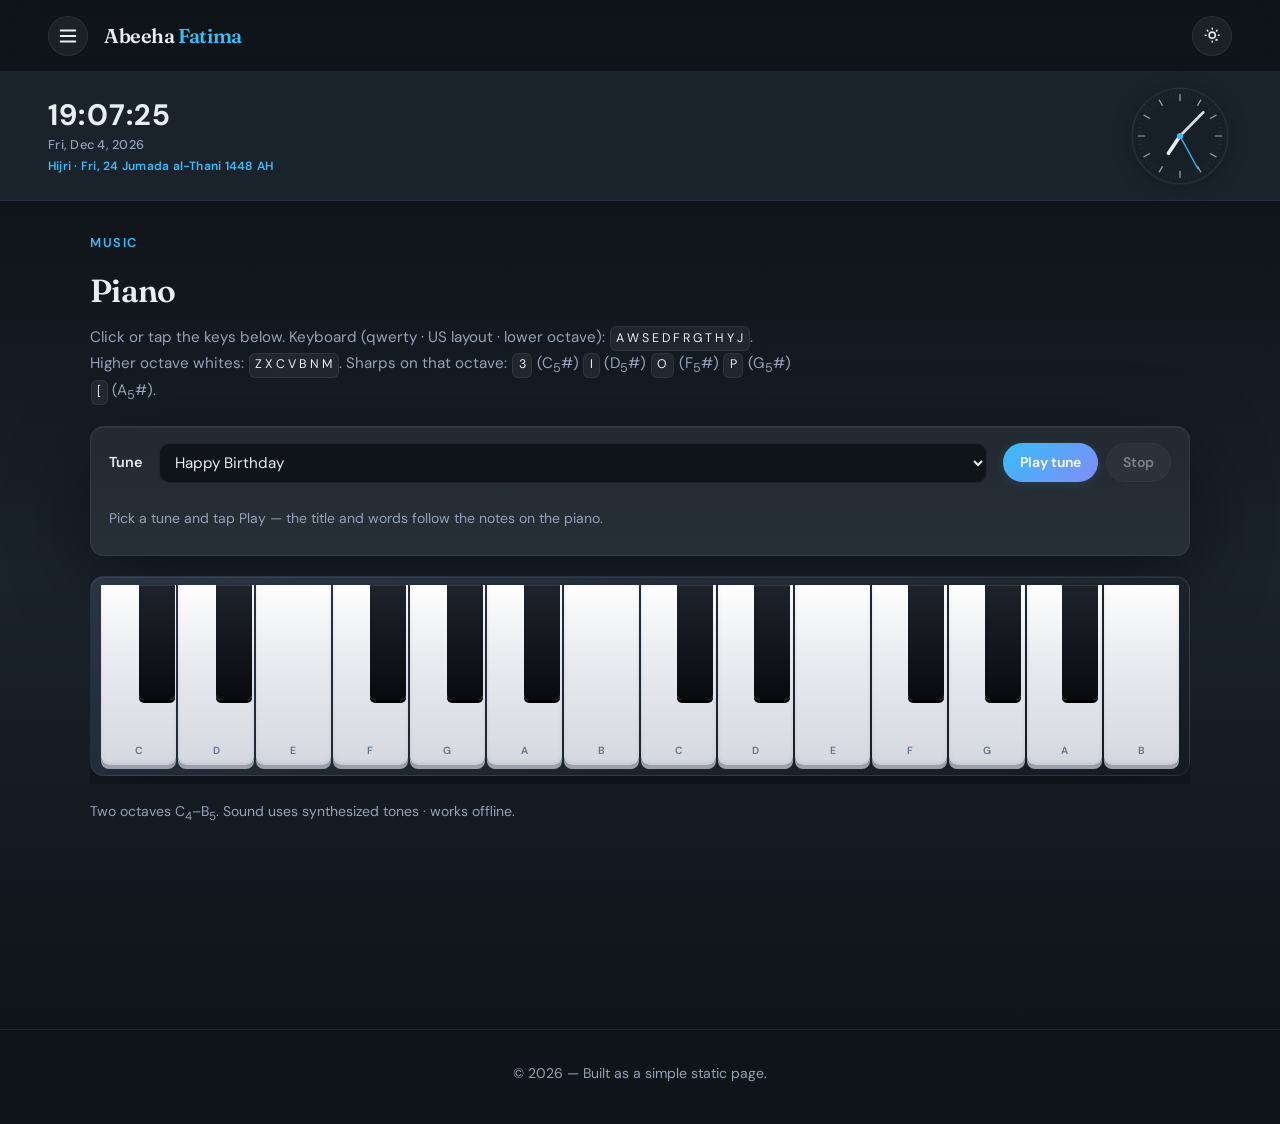
<file: piano.html>
<!DOCTYPE html>
<html lang="en" data-nav-current="piano">
<head>
  <meta charset="UTF-8" />
  <meta name="viewport" content="width=device-width, initial-scale=1.0" />
  <title>Piano — Abeeha Fatima</title>
  <meta name="description" content="Play a simple piano in the browser — Abeeha Fatima, abeehafatima.me." />
  <meta name="robots" content="index, follow" />
  <link rel="canonical" href="https://abeehafatima.me/piano.html" />
  <meta property="og:type" content="website" />
  <meta property="og:url" content="https://abeehafatima.me/piano.html" />
  <meta property="og:title" content="Piano — Abeeha Fatima" />
  <meta property="og:description" content="Browser piano — Abeeha Fatima personal site." />
  <meta property="og:site_name" content="Abeeha Fatima" />
  <script>
    (function () {
      var k = "abeeha-theme";
      var t = null;
      try {
        t = localStorage.getItem(k);
      } catch (e) {}
      if (t !== "light" && t !== "dark") {
        t = "dark";
      }
      document.documentElement.setAttribute("data-theme", t);
    })();
  </script>
  <link rel="stylesheet" href="theme.css" />
  <link rel="stylesheet" href="clocks.css" />
  <link rel="preconnect" href="https://fonts.googleapis.com" />
  <link rel="preconnect" href="https://fonts.gstatic.com" crossorigin />
  <link href="https://fonts.googleapis.com/css2?family=DM+Sans:ital,opsz,wght@0,9..40,400;0,9..40,500;0,9..40,600;0,9..40,700;1,9..40,400&family=Fraunces:ital,opsz,wght@0,9..144,600;1,9..144,600&display=swap" rel="stylesheet" />
  <style>
    * {
      box-sizing: border-box;
      margin: 0;
      padding: 0;
    }

    html {
      -webkit-text-size-adjust: 100%;
    }

    body {
      font-family: "DM Sans", system-ui, sans-serif;
      background: var(--bg);
      color: var(--text);
      line-height: 1.6;
      min-height: 100vh;
      overflow-x: hidden;
    }

    .piano-page {
      padding: clamp(1.25rem, 4vw, 2rem);
      min-height: calc(100vh - var(--nav-h));
      background: linear-gradient(180deg, var(--bg) 0%, var(--bg-elevated) 45%, var(--bg) 100%);
    }

    .piano-inner {
      max-width: 1100px;
      margin: 0 auto;
    }

    .section-label {
      font-size: 0.8rem;
      font-weight: 600;
      letter-spacing: 0.12em;
      text-transform: uppercase;
      color: var(--accent);
      margin-bottom: 0.75rem;
    }

    .piano-page h1 {
      font-family: "Fraunces", Georgia, serif;
      font-size: clamp(1.5rem, 3.2vw, 2rem);
      font-weight: 600;
      letter-spacing: -0.02em;
      margin-bottom: 0.5rem;
    }

    .piano-intro {
      color: var(--text-muted);
      font-size: 0.95rem;
      margin-bottom: 1.25rem;
      max-width: 44rem;
    }

    .piano-intro kbd {
      display: inline-block;
      padding: 0.12em 0.45em;
      border-radius: 6px;
      border: 1px solid var(--border);
      background: var(--key-bg);
      font-size: 0.82em;
      font-family: inherit;
      color: var(--text);
      margin: 0 0.05em;
      white-space: nowrap;
    }

    .piano-board-wrap:focus-visible {
      outline: 2px solid var(--accent);
      outline-offset: 4px;
      border-radius: calc(var(--radius) + 2px);
    }

    .piano-board-wrap {
      overflow-x: auto;
      overflow-y: hidden;
      padding-bottom: 0.5rem;
      -webkit-overflow-scrolling: touch;
    }

    .piano-board {
      position: relative;
      display: flex;
      flex-direction: row;
      align-items: flex-start;
      user-select: none;
      touch-action: manipulation;
      min-width: min(100%, 880px);
      height: 200px;
      margin: 0 auto;
      border-radius: var(--radius);
      padding: 0.5rem 0.65rem 0.65rem;
      background: linear-gradient(160deg, #2a3544 0%, #1e2630 55%, #141a22 100%);
      border: 1px solid var(--border);
      box-shadow:
        var(--frame-outer-shadow),
        inset 0 1px 0 rgba(255, 255, 255, 0.06);
    }

    [data-theme="light"] .piano-board {
      background: linear-gradient(160deg, #dce4ee 0%, #c5cdd9 55%, #aeb6c4 100%);
    }

    .white-keys {
      display: flex;
      flex-direction: row;
      flex: 1;
      height: 100%;
      gap: 2px;
    }

    .key-white {
      flex: 1 1 0;
      min-width: 32px;
      height: 100%;
      border: none;
      border-radius: 0 0 8px 8px;
      background: linear-gradient(180deg, #fefefe 0%, #e8eaef 45%, #d5d8e0 100%);
      box-shadow:
        0 4px 0 #9aa0ad,
        inset 0 -2px 4px rgba(0, 0, 0, 0.08);
      cursor: pointer;
      position: relative;
      font-size: 0.65rem;
      font-weight: 600;
      padding-bottom: 0.5rem;
      font-family: inherit;
      transition:
        transform 0.045s ease,
        box-shadow 0.045s ease;
    }

    .key-white span {
      position: absolute;
      bottom: 8px;
      left: 50%;
      transform: translateX(-50%);
      pointer-events: none;
      color: #64748b;
    }

    .key-white:active,
    .key-white.is-down {
      transform: translateY(3px);
      box-shadow:
        0 1px 0 #9aa0ad,
        inset 0 1px 3px rgba(0, 0, 0, 0.12);
    }

    .key-white:focus-visible {
      outline: 2px solid var(--accent);
      outline-offset: 2px;
      z-index: 2;
    }

    .black-keys {
      position: absolute;
      left: 0.65rem;
      right: 0.65rem;
      top: 0.5rem;
      height: 58%;
      pointer-events: none;
    }

    .key-black {
      position: absolute;
      width: 5.25%;
      min-width: 20px;
      max-width: 36px;
      height: 100%;
      left: 0;
      transform: translateX(-50%);
      border: none;
      border-radius: 0 0 5px 5px;
      background: linear-gradient(180deg, #1e222a 0%, #090b0f 100%);
      box-shadow:
        0 3px 0 #000,
        inset 0 1px 0 rgba(255, 255, 255, 0.1);
      cursor: pointer;
      pointer-events: auto;
      z-index: 3;
      transition:
        transform 0.045s ease,
        box-shadow 0.045s ease;
    }

    .key-black:active,
    .key-black.is-down {
      transform: translateX(-50%) translateY(3px);
      box-shadow:
        0 1px 0 #000,
        inset 0 1px 3px rgba(0, 0, 0, 0.45);
    }

    .key-black:focus-visible {
      outline: 2px solid var(--accent);
      outline-offset: 1px;
    }

    .piano-meta {
      margin-top: 1rem;
      font-size: 0.875rem;
      color: var(--text-muted);
    }

    .piano-tunes {
      margin-bottom: 1.25rem;
      padding: 1rem 1.15rem;
      border-radius: var(--radius);
      border: 1px solid var(--border);
      background: var(--key-bg);
      box-shadow:
        var(--frame-outer-shadow),
        inset 0 1px 0 var(--inset-highlight);
    }

    .piano-tunes-head {
      display: flex;
      flex-wrap: wrap;
      align-items: center;
      gap: 0.65rem 1rem;
      margin-bottom: 0.85rem;
    }

    .piano-tunes-head label {
      font-size: 0.9rem;
      font-weight: 600;
      color: var(--text);
    }

    .piano-tunes-select {
      flex: 1 1 200px;
      min-width: 12rem;
      font: inherit;
      font-size: 0.95rem;
      padding: 0.5rem 0.65rem;
      border-radius: 10px;
      border: 1px solid var(--border);
      background: var(--bg);
      color: var(--text);
    }

    .piano-tunes-select:focus-visible {
      outline: 2px solid var(--accent);
      outline-offset: 2px;
    }

    .piano-tunes-controls {
      display: flex;
      flex-wrap: wrap;
      gap: 0.5rem;
    }

    .piano-tunes-btn {
      font: inherit;
      font-size: 0.875rem;
      font-weight: 600;
      padding: 0.45rem 1rem;
      border-radius: 999px;
      border: 1px solid var(--border);
      cursor: pointer;
      background: var(--key-muted);
      color: var(--text);
      transition:
        background 0.15s ease,
        box-shadow 0.15s ease;
    }

    .piano-tunes-btn:focus-visible {
      outline: 2px solid var(--accent);
      outline-offset: 2px;
    }

    .piano-tunes-btn:hover {
      background: var(--nav-link-hover-bg);
    }

    .piano-tunes-btn.play-primary {
      background: linear-gradient(135deg, var(--accent), #818cf8);
      color: #fff;
      border-color: transparent;
      box-shadow: 0 2px 12px var(--accent-soft);
    }

    .piano-tunes-btn.play-primary:hover {
      filter: brightness(1.06);
    }

    .piano-tunes-btn:disabled {
      opacity: 0.45;
      cursor: not-allowed;
      pointer-events: none;
    }

    .piano-tunes-now {
      padding: 0.85rem 1rem;
      border-radius: calc(var(--radius) - 2px);
      background: var(--surface-card);
      border: 1px solid var(--border);
      min-height: 4rem;
      display: flex;
      flex-direction: column;
      justify-content: center;
      gap: 0.35rem;
    }

    .piano-tunes-now[hidden] {
      display: none !important;
    }

    .tunes-playing-title {
      font-family: "Fraunces", Georgia, serif;
      font-size: 1.05rem;
      font-weight: 600;
      color: var(--accent);
      letter-spacing: -0.02em;
    }

    .tunes-playing-lyric {
      font-size: 1.15rem;
      font-weight: 600;
      color: var(--text);
      line-height: 1.35;
      min-height: 1.4em;
    }

    #piano-tunes-panel-idle {
      padding: 0.65rem 0;
      font-size: 0.875rem;
      color: var(--text-muted);
    }

    #piano-tunes-panel-idle[hidden] {
      display: none;
    }

    body.piano-autoplay-prevent-pointer .piano-board {
      opacity: 0.92;
    }

    body.piano-autoplay-prevent-pointer .key-white:not(.autoplay-lit),
    body.piano-autoplay-prevent-pointer .key-black:not(.autoplay-lit) {
      pointer-events: none;
    }

    .key-white.autoplay-lit,
    .key-black.autoplay-lit {
      outline: 2px solid var(--accent);
      outline-offset: 1px;
    }

    .key-black.autoplay-lit {
      outline-offset: 0;
    }

    footer {
      text-align: center;
      padding: 2rem 1.25rem 2.5rem;
      color: var(--text-muted);
      font-size: 0.875rem;
      border-top: 1px solid var(--border);
    }
  </style>
</head>
<body>
  <div id="site-nav-root"></div>
  <script src="site-nav.js"></script>

  <main class="piano-page">
    <div class="piano-inner">
      <p class="section-label">Music</p>
      <h1 id="piano-title">Piano</h1>
      <p class="piano-intro">
        Click or tap the keys below. Keyboard (qwerty · US layout · lower octave):
        <kbd>A&nbsp;W&nbsp;S&nbsp;E&nbsp;D&nbsp;F&nbsp;R&nbsp;G&nbsp;T&nbsp;H&nbsp;Y&nbsp;J</kbd>.
        Higher octave whites:
        <kbd>Z&nbsp;X&nbsp;C&nbsp;V&nbsp;B&nbsp;N&nbsp;M</kbd>.
        Sharps on that octave:
        <kbd>3</kbd>&nbsp;(C<sub>5</sub>#)
        <kbd>I</kbd>&nbsp;(D<sub>5</sub>#)
        <kbd>O</kbd>&nbsp;(F<sub>5</sub>#)
        <kbd>P</kbd>&nbsp;(G<sub>5</sub>#)
        <kbd>[</kbd>&nbsp;(A<sub>5</sub>#).
      </p>
      <section class="piano-tunes" aria-labelledby="piano-tunes-heading">
        <h2 id="piano-tunes-heading" class="visually-hidden">Play a preset tune</h2>
        <div class="piano-tunes-head">
          <label for="piano-tune-select">Tune</label>
          <select id="piano-tune-select" class="piano-tunes-select"></select>
          <div class="piano-tunes-controls">
            <button type="button" class="piano-tunes-btn play-primary" id="piano-tune-play">
              Play tune
            </button>
            <button type="button" class="piano-tunes-btn" id="piano-tune-stop" disabled>
              Stop
            </button>
          </div>
        </div>
        <p id="piano-tunes-panel-idle">
          Pick a tune and tap Play — the title and words follow the notes on the piano.
        </p>
        <div class="piano-tunes-now" id="piano-tunes-now-panel" hidden>
          <span class="tunes-playing-title" id="piano-tune-now-title"></span>
          <p class="tunes-playing-lyric" id="piano-tune-now-lyric" aria-live="polite"></p>
          <span class="visually-hidden" id="piano-tune-now-status" aria-live="polite"></span>
        </div>
      </section>
      <div class="piano-board-wrap" tabindex="0" aria-label="Piano keyboard. Use mouse, touch, or computer keys after clicking here.">
        <div class="piano-board" id="piano-board" aria-describedby="piano-title">
          <div class="white-keys" id="white-keys"></div>
          <div class="black-keys" id="black-keys"></div>
        </div>
      </div>
      <p class="piano-meta">
        Two octaves C<sub>4</sub>–B<sub>5</sub>. Sound uses synthesized tones · works offline.
      </p>
    </div>
  </main>

  <footer>
    <p>© 2026 — Built as a simple static page.</p>
  </footer>
  <script src="theme.js"></script>
  <script src="clocks.js"></script>
  <script>
    (function () {
      function midiName(midi) {
        var names = [
          "C",
          "C sharp",
          "D",
          "D sharp",
          "E",
          "F",
          "F sharp",
          "G",
          "G sharp",
          "A",
          "A sharp",
          "B",
        ];
        var o = Math.floor(midi / 12) - 1;
        return names[midi % 12] + ", octave " + o;
      }

      var WS = ["C", "D", "E", "F", "G", "A", "B"];
      var whiteOffsets = [0, 2, 4, 5, 7, 9, 11];
      var WHITES = [];
      var chromFromC = [1, 3, 6, 8, 10];
      var BLACK_AFTER_WHITE = [0, 1, 3, 4, 5];
      var o;
      var i;

      for (o = 0; o < 2; o++) {
        for (i = 0; i < 7; i++) {
          WHITES.push({
            midi: 60 + o * 12 + whiteOffsets[i],
            label: WS[i],
          });
        }
      }

      var BLACKS = [];
      for (o = 0; o < 2; o++) {
        for (i = 0; i < 5; i++) {
          BLACKS.push({
            midi: 60 + o * 12 + chromFromC[i],
            afterWhiteIndex: o * 7 + BLACK_AFTER_WHITE[i],
          });
        }
      }

      function blackLeftPercent(bl, whiteCount) {
        var slot = 100 / whiteCount;
        return slot * bl.afterWhiteIndex + slot * 0.72;
      }

      var whiteWrap = document.getElementById("white-keys");
      var blackWrap = document.getElementById("black-keys");
      var board = document.getElementById("piano-board");
      var nW = WHITES.length;
      var blNames = ["C sharp", "D sharp", "F sharp", "G sharp", "A sharp"];

      WHITES.forEach(function (note) {
        var b = document.createElement("button");
        b.type = "button";
        b.className = "key-white";
        b.setAttribute("data-midi", String(note.midi));
        b.setAttribute("aria-label", midiName(note.midi));
        var sp = document.createElement("span");
        sp.textContent = note.label;
        b.appendChild(sp);
        whiteWrap.appendChild(b);
      });

      BLACKS.forEach(function (bk, idx) {
        var b = document.createElement("button");
        b.type = "button";
        b.className = "key-black";
        b.setAttribute("data-midi", String(bk.midi));
        b.style.left = blackLeftPercent(bk, nW) + "%";
        b.setAttribute("aria-label", midiName(bk.midi));
        b.setAttribute("title", blNames[idx % 5]);
        blackWrap.appendChild(b);
      });

      var AudioCtx = window.AudioContext || window.webkitAudioContext;
      var ctx = null;

      function getCtx() {
        if (!ctx && AudioCtx) {
          ctx = new AudioCtx();
        }
        return ctx;
      }

      function midiToFreq(midi) {
        return 440 * Math.pow(2, (midi - 69) / 12);
      }

      var ringing = {};

      function startNote(midi) {
        var c = getCtx();
        if (!c) return;
        stopNoteImmediate(midi);
        try {
          c.resume();
        } catch (e) {}

        var f = midiToFreq(midi);
        var t0 = c.currentTime;

        var osc = c.createOscillator();
        osc.type = "triangle";
        osc.frequency.setValueAtTime(f, t0);

        var osc2 = c.createOscillator();
        osc2.type = "sine";
        osc2.frequency.setValueAtTime(f * 2, t0);

        var mix = c.createGain();
        mix.gain.setValueAtTime(0.1, t0);

        var env = c.createGain();
        env.gain.setValueAtTime(0.0001, t0);
        env.gain.exponentialRampToValueAtTime(0.32, t0 + 0.015);
        env.gain.exponentialRampToValueAtTime(0.07, t0 + 0.16);
        env.gain.exponentialRampToValueAtTime(0.0001, t0 + 0.82);

        osc.connect(mix);
        osc2.connect(mix);
        mix.connect(env);
        env.connect(c.destination);

        osc.start(t0);
        osc2.start(t0);
        osc.stop(t0 + 0.88);
        osc2.stop(t0 + 0.88);

        ringing[midi] = { osc: osc, osc2: osc2, gain: env, end: t0 + 0.88 };
      }

      function stopNoteImmediate(midi) {
        var n = ringing[midi];
        if (!n || !ctx) return;
        var t = ctx.currentTime;
        try {
          n.gain.gain.cancelScheduledValues(t);
          n.gain.gain.setValueAtTime(Math.max(n.gain.gain.value, 0.0001), t);
          n.gain.gain.exponentialRampToValueAtTime(0.0001, t + 0.06);
        } catch (e) {}
        delete ringing[midi];
      }

      function setVisualDown(midi, down) {
        board.querySelectorAll('[data-midi="' + midi + '"]').forEach(function (node) {
          node.classList.toggle("is-down", down);
        });
      }

      function clearAutoplayHighlights() {
        board.querySelectorAll(".autoplay-lit").forEach(function (node) {
          node.classList.remove("autoplay-lit");
        });
      }

      function setAutoplayLit(midi, on) {
        if (midi === null || isNaN(midi)) return;
        board.querySelectorAll('[data-midi="' + midi + '"]').forEach(function (node) {
          node.classList.toggle("autoplay-lit", !!on);
        });
      }

      var TUNES = [
        {
          title: "Happy Birthday",
          steps: [
            { m: 67, d: 280, t: "Happy" },
            { m: 67, d: 150, t: "birth-" },
            { m: 69, d: 320, t: "day to" },
            { m: 67, d: 350, t: "you" },
            { m: 72, d: 320, t: "★" },
            { m: 71, d: 600, t: "(blow candles!)" },
            { m: 0, d: 350, t: "" },
            { m: 67, d: 280, t: "Happy" },
            { m: 67, d: 150, t: "birth-" },
            { m: 69, d: 320, t: "day to" },
            { m: 67, d: 350, t: "you" },
            { m: 74, d: 320, t: "★" },
            { m: 72, d: 650, t: "(cheer)" },
            { m: 0, d: 350, t: "" },
            { m: 67, d: 280, t: "Happy" },
            { m: 67, d: 150, t: "birth-" },
            { m: 79, d: 320, t: "day dear" },
            { m: 76, d: 260, t: "friend…" },
            { m: 72, d: 260, t: "" },
            { m: 71, d: 900, t: "(smile)" },
            { m: 0, d: 300, t: "" },
            { m: 78, d: 240, t: "Happy" },
            { m: 78, d: 150, t: "birth-" },
            { m: 76, d: 280, t: "day to" },
            { m: 72, d: 280, t: "you" },
            { m: 74, d: 280, t: "★" },
            { m: 72, d: 900, t: "The end!" },
          ],
        },
        {
          title: "Twinkle, Twinkle, Little Star",
          steps: [
            { m: 60, d: 400, t: "Twin-" },
            { m: 60, d: 400, t: "kle," },
            { m: 67, d: 400, t: "twin-" },
            { m: 67, d: 400, t: "kle," },
            { m: 69, d: 400, t: "lit-" },
            { m: 69, d: 400, t: "tle" },
            { m: 67, d: 700, t: "star," },
            { m: 0, d: 180, t: "" },
            { m: 65, d: 400, t: "How I" },
            { m: 65, d: 400, t: "won-" },
            { m: 64, d: 400, t: "der" },
            { m: 64, d: 400, t: "what" },
            { m: 62, d: 400, t: "you" },
            { m: 62, d: 400, t: "are," },
            { m: 60, d: 850, t: "★" },
          ],
        },
        {
          title: "Mary Had a Little Lamb",
          steps: [
            { m: 64, d: 350, t: "Ma-" },
            { m: 62, d: 350, t: "ry" },
            { m: 60, d: 350, t: "had a" },
            { m: 62, d: 350, t: "lit-" },
            { m: 64, d: 350, t: "tle" },
            { m: 64, d: 350, t: "lamb," },
            { m: 64, d: 750, t: "lamb," },
            { m: 0, d: 200, t: "" },
            { m: 62, d: 350, t: "lit-" },
            { m: 62, d: 350, t: "tle" },
            { m: 62, d: 750, t: "lamb," },
            { m: 0, d: 200, t: "" },
            { m: 64, d: 350, t: "lit-" },
            { m: 67, d: 350, t: "tle" },
            { m: 67, d: 900, t: "lamb! ★" },
          ],
        },
        {
          title: "Row, Row, Row Your Boat",
          steps: [
            { m: 60, d: 320, t: "Row," },
            { m: 60, d: 320, t: "row," },
            { m: 60, d: 320, t: "row" },
            { m: 62, d: 320, t: "your" },
            { m: 64, d: 650, t: "boat," },
            { m: 0, d: 200, t: "" },
            { m: 64, d: 320, t: "Gen-" },
            { m: 62, d: 320, t: "tly" },
            { m: 64, d: 320, t: "down the" },
            { m: 65, d: 320, t: "stream," },
            { m: 67, d: 900, t: "★" },
          ],
        },
        {
          title: "Ode to Joy (opening)",
          steps: [
            { m: 64, d: 320, t: "Ode" },
            { m: 64, d: 320, t: "to" },
            { m: 65, d: 320, t: "joy," },
            { m: 67, d: 650, t: "joy—" },
            { m: 0, d: 150, t: "" },
            { m: 67, d: 320, t: "joy," },
            { m: 65, d: 320, t: "joy," },
            { m: 64, d: 320, t: "joy," },
            { m: 62, d: 320, t: "joy," },
            { m: 60, d: 320, t: "joy," },
            { m: 62, d: 320, t: "joy," },
            { m: 64, d: 320, t: "joy," },
            { m: 64, d: 750, t: "★" },
          ],
        },
        {
          title: "Jingle Bells (opening)",
          steps: [
            { m: 64, d: 280, t: "Jin-" },
            { m: 64, d: 280, t: "gle" },
            { m: 64, d: 650, t: "bells," },
            { m: 0, d: 200, t: "" },
            { m: 64, d: 280, t: "jin-" },
            { m: 64, d: 280, t: "gle" },
            { m: 64, d: 650, t: "bells," },
            { m: 0, d: 200, t: "" },
            { m: 64, d: 240, t: "Jin-" },
            { m: 67, d: 240, t: "gle" },
            { m: 60, d: 240, t: "all" },
            { m: 62, d: 240, t: "the" },
            { m: 64, d: 900, t: "way! ★" },
          ],
        },
        {
          title: "Old MacDonald Had a Farm",
          steps: [
            { m: 60, d: 280, t: "Old" },
            { m: 60, d: 280, t: "Mac-" },
            { m: 60, d: 350, t: "Don-" },
            { m: 67, d: 350, t: "ald" },
            { m: 69, d: 350, t: "had a" },
            { m: 69, d: 350, t: "farm," },
            { m: 67, d: 900, t: "E-I-E-I-O! ★" },
            { m: 0, d: 250, t: "" },
            { m: 64, d: 350, t: "And" },
            { m: 64, d: 350, t: "on that" },
            { m: 62, d: 350, t: "farm" },
            { m: 62, d: 350, t: "he had" },
            { m: 60, d: 900, t: "a cow… ★" },
          ],
        },
        {
          title: "UAE national anthem · Īshy bilādī",
          steps: [
            { m: 71, d: 340, t: "Īshī…" },
            { m: 71, d: 240, t: "bi-" },
            { m: 73, d: 320, t: "lā-" },
            { m: 74, d: 420, t: "dī…" },
            { m: 76, d: 360, t: "bilā-" },
            { m: 74, d: 300, t: "-dī" },
            { m: 73, d: 300, t: "em-" },
            { m: 74, d: 300, t: "baa-" },
            { m: 73, d: 380, t: "rat…" },
            { m: 71, d: 320, t: "mas-" },
            { m: 71, d: 520, t: "raḥa" },
            { m: 0, d: 260, t: "" },
            { m: 76, d: 360, t: "Īshī" },
            { m: 78, d: 320, t: "bilā-" },
            { m: 76, d: 300, t: "-dī" },
            { m: 74, d: 320, t: "Ar-" },
            { m: 73, d: 320, t: "a-" },
            { m: 71, d: 320, t: "biy-" },
            { m: 73, d: 440, t: "ya…" },
            { m: 0, d: 220, t: "" },
            { m: 74, d: 360, t: "Long" },
            { m: 74, d: 280, t: "live" },
            { m: 76, d: 380, t: "my" },
            { m: 78, d: 420, t: "homeland—" },
            { m: 78, d: 360, t: "long" },
            { m: 76, d: 320, t: "live" },
            { m: 76, d: 400, t: "U.A.E.—" },
            { m: 74, d: 480, t: "pride ★" },
            { m: 0, d: 300, t: "" },
            { m: 79, d: 400, t: "Glō-" },
            { m: 78, d: 320, t: "ry!" },
            { m: 76, d: 340, t: "'Īshī!" },
            { m: 74, d: 360, t: "'Īshī!" },
            { m: 73, d: 300, t: "to" },
            { m: 71, d: 320, t: "all" },
            { m: 73, d: 360, t: "our" },
            { m: 74, d: 800, t: "leaders ★" },
          ],
        },
      ];

      var tuneSelect = document.getElementById("piano-tune-select");
      var tunePlay = document.getElementById("piano-tune-play");
      var tuneStop = document.getElementById("piano-tune-stop");
      var tuneIdle = document.getElementById("piano-tunes-panel-idle");
      var tuneNowPanel = document.getElementById("piano-tunes-now-panel");
      var tuneNowTitle = document.getElementById("piano-tune-now-title");
      var tuneNowLyric = document.getElementById("piano-tune-now-lyric");
      var tuneNowStatus = document.getElementById("piano-tune-now-status");

      if (tuneSelect) {
        TUNES.forEach(function (tune, idx) {
          var opt = document.createElement("option");
          opt.value = String(idx);
          opt.textContent = tune.title;
          tuneSelect.appendChild(opt);
        });
      }

      var tuneTimeouts = [];
      var tunePlaying = false;
      var tuneGen = 0;

      function stopAllRinging() {
        var k;
        for (k in ringing) {
          if (Object.prototype.hasOwnProperty.call(ringing, k)) {
            stopNoteImmediate(parseInt(k, 10));
          }
        }
      }

      function resetTuneUI() {
        tunePlaying = false;
        document.body.classList.remove("piano-autoplay-prevent-pointer");
        tuneTimeouts.forEach(function (id) {
          clearTimeout(id);
        });
        tuneTimeouts = [];
        clearAutoplayHighlights();
        stopAllRinging();
        if (tunePlay) tunePlay.disabled = false;
        if (tuneStop) tuneStop.disabled = true;
        if (tuneIdle) tuneIdle.hidden = false;
        if (tuneNowPanel) tuneNowPanel.hidden = true;
        if (tuneNowLyric) tuneNowLyric.textContent = "";
        if (tuneNowTitle) tuneNowTitle.textContent = "";
        if (tuneNowStatus) tuneNowStatus.textContent = "";
      }

      function playSelectedTune() {
        if (!tuneSelect || tunePlaying) return;
        var idx = parseInt(tuneSelect.value, 10);
        if (isNaN(idx) || !TUNES[idx]) return;
        var tune = TUNES[idx];
        tunePlaying = true;
        tuneGen += 1;
        var myGen = tuneGen;
        document.body.classList.add("piano-autoplay-prevent-pointer");
        if (tunePlay) tunePlay.disabled = true;
        if (tuneStop) tuneStop.disabled = false;
        if (tuneIdle) tuneIdle.hidden = true;
        if (tuneNowPanel) tuneNowPanel.hidden = false;
        if (tuneNowTitle) tuneNowTitle.textContent = "Now playing: " + tune.title;
        if (tuneNowStatus) tuneNowStatus.textContent = "Playing " + tune.title;

        var tAcc = 0;
        var maxNoteDur = 0;
        var si;
        for (si = 0; si < tune.steps.length; si++) {
          maxNoteDur = Math.max(maxNoteDur, tune.steps[si].d);
          (function (step, startAt) {
            var id1 = setTimeout(function () {
              if (myGen !== tuneGen) return;
              var text = step.t != null ? step.t : "";
              if (tuneNowLyric) tuneNowLyric.textContent = text;
              if (tuneNowStatus)
                tuneNowStatus.textContent = tune.title + " — " + (text || "rest");

              var midi = step.m;
              if (midi && midi > 0) {
                setVisualDown(midi, true);
                setAutoplayLit(midi, true);
                startNote(midi);
                var id2 = setTimeout(function () {
                  if (myGen !== tuneGen) return;
                  setVisualDown(midi, false);
                  setAutoplayLit(midi, false);
                  stopNoteImmediate(midi);
                }, Math.max(60, step.d * 0.82));
                tuneTimeouts.push(id2);
              }
            }, startAt);
            tuneTimeouts.push(id1);
          })(tune.steps[si], tAcc);
          tAcc += tune.steps[si].d;
        }

        var idDone = setTimeout(function () {
          if (myGen !== tuneGen) return;
          resetTuneUI();
        }, tAcc + maxNoteDur + 500);
        tuneTimeouts.push(idDone);
      }

      if (tunePlay) {
        tunePlay.addEventListener("click", function () {
          getCtx();
          playSelectedTune();
        });
      }
      if (tuneStop) {
        tuneStop.addEventListener("click", function () {
          tuneGen += 1;
          resetTuneUI();
        });
      }

      var pointerMidi = {};

      board.addEventListener(
        "pointerdown",
        function (e) {
          if (tunePlaying) return;
          var btn = e.target.closest("[data-midi]");
          if (!btn || !board.contains(btn)) return;
          var midi = parseInt(btn.getAttribute("data-midi"), 10);
          if (isNaN(midi)) return;
          e.preventDefault();
          btn.setPointerCapture(e.pointerId);
          pointerMidi[e.pointerId] = midi;
          setVisualDown(midi, true);
          startNote(midi);
        },
        false
      );

      function ptrUp(pid) {
        var midi = pointerMidi[pid];
        delete pointerMidi[pid];
        if (midi !== undefined && !isNaN(midi)) {
          setVisualDown(midi, false);
          stopNoteImmediate(midi);
        }
      }

      board.addEventListener("pointerup", function (e) {
        ptrUp(e.pointerId);
      });
      board.addEventListener("pointercancel", function (e) {
        ptrUp(e.pointerId);
      });

      var PHYS_TO_MIDI = {
        KeyA: 60,
        KeyW: 61,
        KeyS: 62,
        KeyE: 63,
        KeyD: 64,
        KeyF: 65,
        KeyR: 66,
        KeyG: 67,
        KeyT: 68,
        KeyH: 69,
        KeyY: 70,
        KeyJ: 71,
        KeyZ: 72,
        Digit3: 73,
        KeyX: 74,
        KeyI: 75,
        KeyC: 76,
        KeyO: 78,
        KeyV: 77,
        KeyB: 79,
        KeyP: 80,
        KeyN: 81,
        BracketLeft: 82,
        KeyM: 83,
      };

      var keysHeldKb = {};

      document.addEventListener(
        "keydown",
        function (e) {
          if (tunePlaying) return;
          if (
            document.activeElement &&
            (document.activeElement.tagName === "INPUT" ||
              document.activeElement.tagName === "TEXTAREA" ||
              document.activeElement.tagName === "SELECT")
          ) {
            return;
          }
          if (e.repeat || e.ctrlKey || e.altKey || e.metaKey) return;
          var midi = PHYS_TO_MIDI[e.code];
          if (midi === undefined || midi === null) return;
          e.preventDefault();
          if (keysHeldKb[e.code]) return;
          keysHeldKb[e.code] = true;
          setVisualDown(midi, true);
          startNote(midi);
        },
        false
      );

      document.addEventListener(
        "keyup",
        function (e) {
          if (!keysHeldKb[e.code]) return;
          var midi = PHYS_TO_MIDI[e.code];
          keysHeldKb[e.code] = false;
          if (midi === undefined) return;
          setVisualDown(midi, false);
          stopNoteImmediate(midi);
        },
        false
      );

      window.addEventListener("blur", function () {
        var cd;
        for (cd in PHYS_TO_MIDI) {
          if (
            Object.prototype.hasOwnProperty.call(PHYS_TO_MIDI, cd) &&
            keysHeldKb[cd]
          ) {
            var m = PHYS_TO_MIDI[cd];
            keysHeldKb[cd] = false;
            setVisualDown(m, false);
            stopNoteImmediate(m);
          }
        }
      });
    })();
  </script>
</body>
</html>
</file>
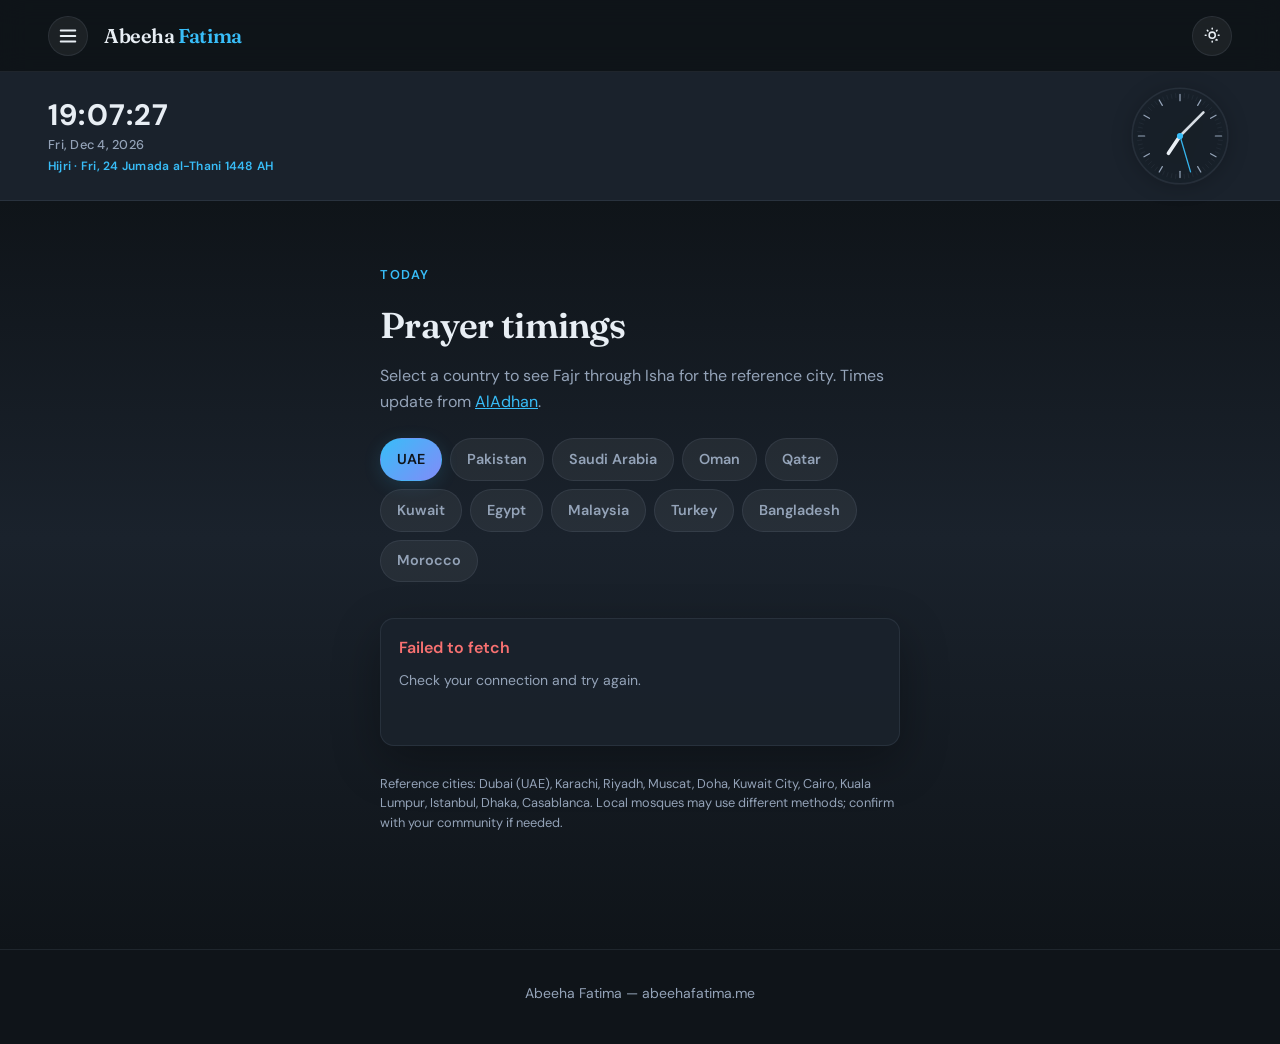
<file: prayer-times.html>
<!DOCTYPE html>
<html lang="en" data-nav-current="prayer-times">
<head>
  <meta charset="UTF-8" />
  <meta name="viewport" content="width=device-width, initial-scale=1.0" />
  <title>Prayer timings — Abeeha Fatima</title>
  <meta name="description" content="Today's prayer timings for UAE, Pakistan, Saudi Arabia, and Oman." />
  <meta name="robots" content="index, follow" />
  <link rel="canonical" href="https://abeehafatima.me/prayer-times.html" />
  <meta property="og:type" content="website" />
  <meta property="og:url" content="https://abeehafatima.me/prayer-times.html" />
  <meta property="og:title" content="Prayer timings — Abeeha Fatima" />
  <meta property="og:description" content="Today's prayer timings for UAE, Pakistan, Saudi Arabia, and Oman." />
  <meta property="og:site_name" content="Abeeha Fatima" />
  <script>
    (function () {
      var k = "abeeha-theme";
      var t = null;
      try {
        t = localStorage.getItem(k);
      } catch (e) {}
      if (t !== "light" && t !== "dark") {
        t = "dark";
      }
      document.documentElement.setAttribute("data-theme", t);
    })();
  </script>
  <link rel="stylesheet" href="theme.css" />
  <link rel="stylesheet" href="clocks.css" />
  <link rel="preconnect" href="https://fonts.googleapis.com" />
  <link rel="preconnect" href="https://fonts.gstatic.com" crossorigin />
  <link href="https://fonts.googleapis.com/css2?family=DM+Sans:ital,opsz,wght@0,9..40,400;0,9..40,500;0,9..40,600;0,9..40,700;1,9..40,400&family=Fraunces:ital,opsz,wght@0,9..144,600;1,9..144,600&display=swap" rel="stylesheet" />
  <style>
    * {
      box-sizing: border-box;
      margin: 0;
      padding: 0;
    }

    html {
      -webkit-text-size-adjust: 100%;
    }

    body {
      font-family: "DM Sans", system-ui, sans-serif;
      background: var(--bg);
      color: var(--text);
      line-height: 1.6;
      min-height: 100vh;
      overflow-x: hidden;
    }

    .prayer-page {
      padding: clamp(2rem, 6vw, 4rem) clamp(1.25rem, 4vw, 3rem);
      background: linear-gradient(180deg, var(--bg) 0%, var(--bg-elevated) 45%, var(--bg) 100%);
      min-height: calc(100vh - var(--nav-h) - 80px);
    }

    .prayer-inner {
      max-width: 520px;
      margin: 0 auto;
    }

    .section-label {
      font-size: 0.8rem;
      font-weight: 600;
      letter-spacing: 0.12em;
      text-transform: uppercase;
      color: var(--accent);
      margin-bottom: 0.75rem;
    }

    .prayer-page h1 {
      font-family: "Fraunces", Georgia, serif;
      font-size: clamp(1.75rem, 3.5vw, 2.25rem);
      font-weight: 600;
      letter-spacing: -0.02em;
      margin-bottom: 0.5rem;
    }

    .prayer-intro {
      color: var(--text-muted);
      font-size: 1rem;
      margin-bottom: 1.5rem;
    }

    .prayer-tablist {
      display: flex;
      flex-wrap: wrap;
      gap: 0.5rem;
      margin-bottom: 1.25rem;
    }

    .prayer-tab {
      font: inherit;
      font-size: 0.9rem;
      font-weight: 600;
      padding: 0.55rem 1rem;
      border-radius: 999px;
      border: 1px solid var(--border);
      background: var(--key-bg);
      color: var(--text-muted);
      cursor: pointer;
      transition: background 0.2s, color 0.2s, border-color 0.2s, box-shadow 0.2s;
    }

    .prayer-tab:hover {
      color: var(--text);
      background: var(--nav-link-hover-bg);
      border-color: var(--border);
    }

    .prayer-tab:focus-visible {
      outline: 2px solid var(--accent);
      outline-offset: 2px;
    }

    .prayer-tab.is-active {
      color: var(--primary-pill-fg);
      background: linear-gradient(135deg, var(--accent), #818cf8);
      border-color: transparent;
      box-shadow: 0 4px 18px var(--accent-soft);
    }

    .prayer-now-banner {
      margin-bottom: 1rem;
      padding: 1rem 1.1rem;
      border-radius: calc(var(--radius) + 2px);
      background: linear-gradient(145deg, var(--accent-soft), var(--game-accent-fill, var(--accent-soft)));
      border: 1px solid var(--border);
      box-shadow: 0 2px 12px var(--accent-soft);
    }

    .prayer-now-banner[hidden] {
      display: none !important;
    }

    .prayer-now-tag {
      margin: 0 0 0.35rem;
      font-size: 0.7rem;
      font-weight: 600;
      letter-spacing: 0.1em;
      text-transform: uppercase;
      color: var(--accent);
    }

    .prayer-now-main {
      margin: 0;
      font-family: "Fraunces", Georgia, serif;
      font-size: clamp(1.35rem, 4vw, 1.65rem);
      font-weight: 600;
      letter-spacing: -0.03em;
      color: var(--text);
      line-height: 1.2;
    }

    .prayer-now-sub {
      margin: 0.45rem 0 0;
      font-size: 0.9rem;
      color: var(--text-muted);
      font-variant-numeric: tabular-nums;
    }

    .prayer-date-line {
      display: flex;
      flex-direction: column;
      gap: 0.35rem;
      margin-bottom: 1rem;
      font-size: 0.9rem;
      color: var(--text-muted);
    }

    .prayer-date-part {
      display: block;
    }

    .prayer-panel {
      border: 1px solid var(--border);
      border-radius: var(--radius);
      background: var(--surface-card-strong);
      box-shadow: var(--shadow-elevated);
      padding: 1rem 1.15rem 1.15rem;
      min-height: 8rem;
    }

    .prayer-loading {
      color: var(--text-muted);
      font-size: 0.95rem;
    }

    .prayer-error {
      color: #f87171;
      font-weight: 600;
      margin-bottom: 0.5rem;
    }

    .prayer-hint {
      font-size: 0.875rem;
      color: var(--text-muted);
    }

    .prayer-table {
      width: 100%;
      border-collapse: collapse;
      font-variant-numeric: tabular-nums;
    }

    .prayer-table th {
      text-align: left;
      font-weight: 600;
      padding: 0.5rem 0.75rem 0.5rem 0;
      color: var(--text);
      width: 42%;
      border-bottom: 1px solid var(--border);
    }

    .prayer-table td {
      text-align: right;
      padding: 0.5rem 0 0.5rem 0.75rem;
      color: var(--accent);
      font-weight: 600;
      border-bottom: 1px solid var(--border);
    }

    .prayer-table tr:last-child th,
    .prayer-table tr:last-child td {
      border-bottom: none;
    }

    .prayer-meta {
      margin-top: 1rem;
      padding-top: 0.75rem;
      border-top: 1px solid var(--border);
      font-size: 0.8rem;
      color: var(--text-muted);
      display: flex;
      flex-direction: column;
      gap: 0.25rem;
    }

    .prayer-meta-line {
      display: block;
    }

    .prayer-footnote {
      margin-top: 1.75rem;
      font-size: 0.8rem;
      color: var(--text-muted);
      line-height: 1.5;
    }

    footer {
      text-align: center;
      padding: 2rem 1.25rem 2.5rem;
      color: var(--text-muted);
      font-size: 0.875rem;
      border-top: 1px solid var(--border);
    }
  </style>
</head>
<body>
  <div id="site-nav-root"></div>
  <script src="site-nav.js"></script>

  <main>
    <section class="prayer-page" aria-labelledby="prayer-title">
      <div class="prayer-inner">
        <p class="section-label">Today</p>
        <h1 id="prayer-title">Prayer timings</h1>
        <p class="prayer-intro">
          Select a country to see Fajr through Isha for the reference city. Times update from
          <a href="https://aladhan.com/prayer-times-api" rel="noopener noreferrer" style="color: var(--accent);">AlAdhan</a>.
        </p>
        <div id="prayer-tabs-root"></div>
        <p class="prayer-footnote">
          Reference cities: Dubai (UAE), Karachi, Riyadh, Muscat, Doha, Kuwait City, Cairo, Kuala Lumpur,
          Istanbul, Dhaka, Casablanca. Local mosques may use different methods; confirm with your community if
          needed.
        </p>
      </div>
    </section>
  </main>

  <footer>Abeeha Fatima — abeehafatima.me</footer>

  <script src="theme.js"></script>
  <script src="clocks.js"></script>
  <script src="prayer-times.js"></script>
</body>
</html>
</file>
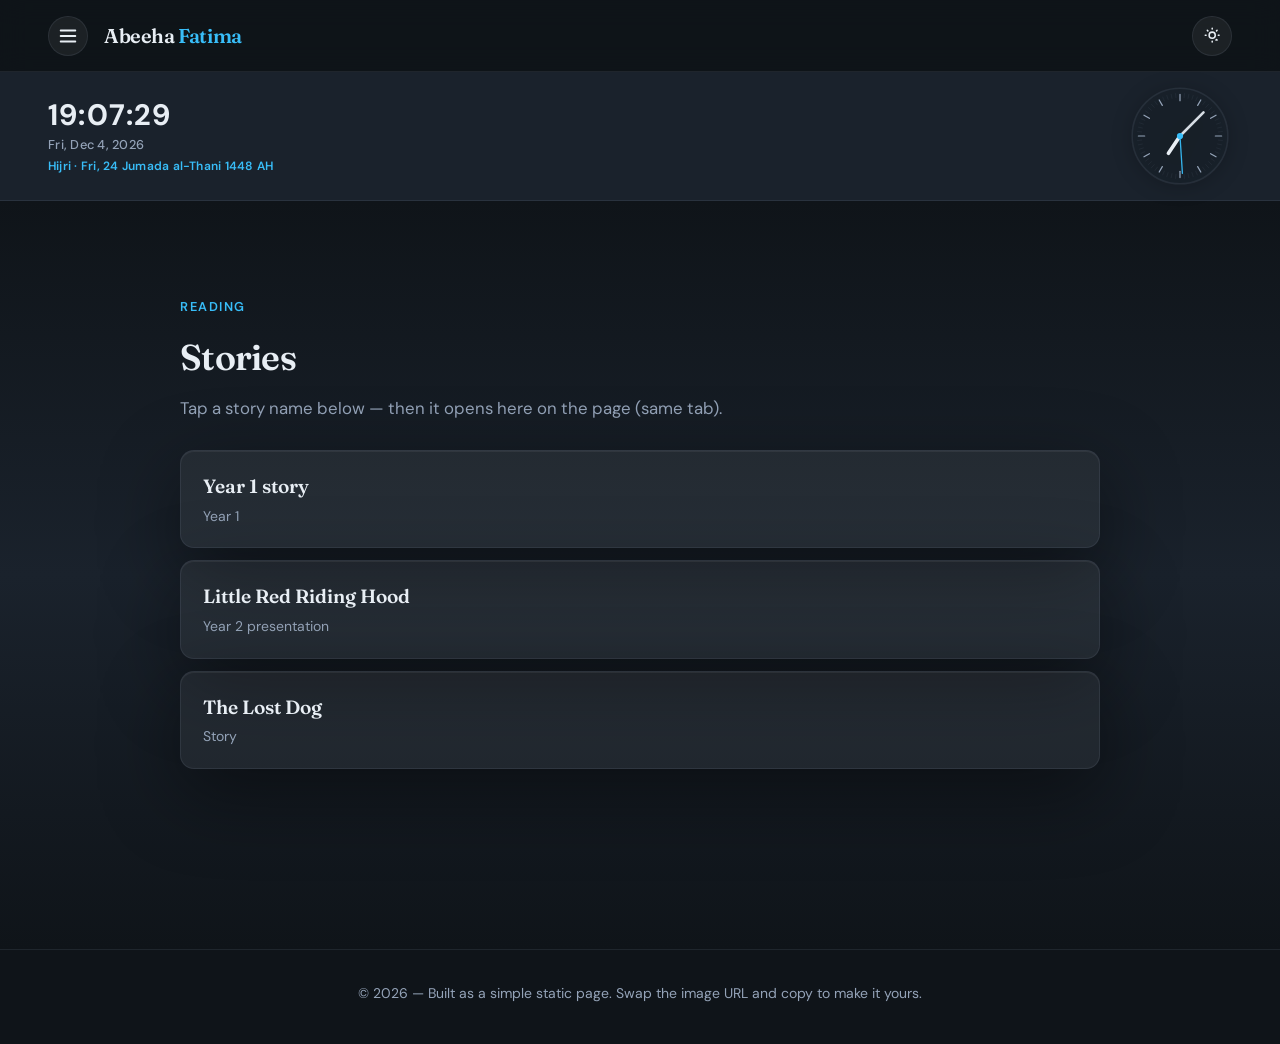
<file: stories.html>
<!DOCTYPE html>
<html lang="en" data-nav-current="stories">
<head>
  <meta charset="UTF-8" />
  <meta name="viewport" content="width=device-width, initial-scale=1.0" />
  <title>Stories — Abeeha Fatima</title>
  <meta name="description" content="Stories and reading PDFs — Abeeha Fatima, abeehafatima.me." />
  <meta name="robots" content="index, follow" />
  <link rel="canonical" href="https://abeehafatima.me/stories.html" />
  <meta property="og:type" content="website" />
  <meta property="og:url" content="https://abeehafatima.me/stories.html" />
  <meta property="og:title" content="Stories — Abeeha Fatima" />
  <meta property="og:description" content="Story PDFs to read — Abeeha Fatima on abeehafatima.me." />
  <meta property="og:site_name" content="Abeeha Fatima" />
  <script>
    (function () {
      var k = "abeeha-theme";
      var t = null;
      try {
        t = localStorage.getItem(k);
      } catch (e) {}
      if (t !== "light" && t !== "dark") {
        t = "dark";
      }
      document.documentElement.setAttribute("data-theme", t);
    })();
  </script>
  <link rel="stylesheet" href="theme.css" />
  <link rel="stylesheet" href="clocks.css" />
  <link rel="preconnect" href="https://fonts.googleapis.com" />
  <link rel="preconnect" href="https://fonts.gstatic.com" crossorigin />
  <link href="https://fonts.googleapis.com/css2?family=DM+Sans:ital,opsz,wght@0,9..40,400;0,9..40,500;0,9..40,600;0,9..40,700;1,9..40,400&family=Fraunces:ital,opsz,wght@0,9..144,600;1,9..144,600&display=swap" rel="stylesheet" />
  <style>
    * {
      box-sizing: border-box;
      margin: 0;
      padding: 0;
    }

    html {
      -webkit-text-size-adjust: 100%;
    }

    body {
      font-family: "DM Sans", system-ui, sans-serif;
      background: var(--bg);
      color: var(--text);
      line-height: 1.6;
      min-height: 100vh;
      overflow-x: hidden;
    }

    .stories-wrap {
      padding: clamp(3rem, 8vw, 6rem) clamp(1.25rem, 4vw, 3rem);
      background:
        linear-gradient(180deg, var(--bg) 0%, var(--bg-elevated) 50%, var(--bg) 100%);
      min-height: calc(100vh - var(--nav-h) - 80px);
    }

    .stories-inner {
      max-width: min(920px, 100%);
      margin: 0 auto;
    }

    .section-label {
      font-size: 0.8rem;
      font-weight: 600;
      letter-spacing: 0.12em;
      text-transform: uppercase;
      color: var(--accent);
      margin-bottom: 0.75rem;
    }

    .stories-wrap h1 {
      font-family: "Fraunces", Georgia, serif;
      font-size: clamp(1.75rem, 3.5vw, 2.25rem);
      font-weight: 600;
      letter-spacing: -0.02em;
      margin-bottom: 0.5rem;
    }

    .stories-intro {
      color: var(--text-muted);
      margin-bottom: 1.75rem;
      font-size: 1.05rem;
    }

    .story-picker {
      list-style: none;
      display: flex;
      flex-direction: column;
      gap: 0.75rem;
      margin-bottom: 2rem;
    }

    .story-pick {
      display: flex;
      flex-direction: column;
      align-items: flex-start;
      gap: 0.2rem;
      width: 100%;
      text-align: left;
      cursor: pointer;
      padding: 1.25rem 1.35rem;
      border-radius: var(--radius);
      border: 1px solid var(--border);
      background: var(--key-bg);
      font: inherit;
      color: inherit;
      box-shadow:
        var(--frame-outer-shadow),
        inset 0 1px 0 var(--inset-highlight);
      transition:
        border-color 0.2s ease,
        transform 0.15s ease,
        box-shadow 0.2s ease;
    }

    .story-pick:hover {
      border-color: var(--accent-soft);
      transform: translateY(-1px);
    }

    .story-pick:focus-visible {
      outline: 2px solid var(--accent);
      outline-offset: 2px;
    }

    .story-pick.is-active {
      border-color: var(--accent);
      box-shadow:
        0 0 0 1px var(--accent-soft),
        var(--frame-outer-shadow),
        inset 0 1px 0 var(--inset-highlight);
    }

    .story-pick-title {
      font-family: "Fraunces", Georgia, serif;
      font-size: 1.2rem;
      font-weight: 600;
      color: var(--text);
    }

    .story-pick-sub {
      font-size: 0.875rem;
      color: var(--text-muted);
    }

    .story-viewer {
      scroll-margin-top: calc(var(--nav-h) + 1rem);
    }

    .story-viewer[hidden] {
      display: none;
    }

    .story-viewer-label {
      font-size: 0.78rem;
      font-weight: 600;
      letter-spacing: 0.1em;
      text-transform: uppercase;
      color: var(--accent);
      margin-bottom: 0.35rem;
    }

    .story-heading {
      font-family: "Fraunces", Georgia, serif;
      font-size: clamp(1.15rem, 2.8vw, 1.35rem);
      font-weight: 600;
      color: var(--text);
      letter-spacing: -0.02em;
      margin-bottom: 0.85rem;
    }

    .story-frame-wrap {
      position: relative;
      border-radius: var(--radius);
      overflow: hidden;
      border: 1px solid var(--border);
      background: var(--frame-bg);
      box-shadow:
        var(--frame-outer-shadow),
        inset 0 1px 0 var(--inset-highlight);
    }

    .story-iframe {
      display: block;
      width: 100%;
      height: 75vh;
      min-height: 420px;
      max-height: 880px;
      border: 0;
      background: var(--frame-bg);
    }

    .story-fallback {
      margin-top: 0.65rem;
      font-size: 0.85rem;
      color: var(--text-muted);
    }

    .story-fallback a {
      color: var(--accent);
      font-weight: 600;
      text-underline-offset: 0.15em;
    }

    .story-fallback a:focus-visible {
      outline: 2px solid var(--accent);
      outline-offset: 3px;
      border-radius: 3px;
    }

    @media (prefers-reduced-motion: reduce) {
      .story-pick {
        transition-duration: 0.01ms;
      }

      .story-pick:hover {
        transform: none;
      }
    }

    footer {
      text-align: center;
      padding: 2rem 1.25rem 2.5rem;
      color: var(--text-muted);
      font-size: 0.875rem;
      border-top: 1px solid var(--border);
    }
  </style>
</head>
<body>
  <div id="site-nav-root"></div>
  <script src="site-nav.js"></script>

  <main>
    <section class="stories-wrap" aria-labelledby="stories-title">
      <div class="stories-inner">
        <p class="section-label">Reading</p>
        <h1 id="stories-title">Stories</h1>
        <p class="stories-intro">
          Tap a story name below — then it opens here on the page (same tab).
        </p>
        <ul class="story-picker" role="list">
          <li>
            <button
              type="button"
              class="story-pick"
              aria-pressed="false"
              aria-controls="story-viewer-panel"
              data-story-src="assets/stories/year-1.pdf"
              data-story-label="Year 1 story"
            >
              <span class="story-pick-title">Year 1 story</span>
              <span class="story-pick-sub">Year 1</span>
            </button>
          </li>
          <li>
            <button
              type="button"
              class="story-pick"
              aria-pressed="false"
              aria-controls="story-viewer-panel"
              data-story-src="assets/stories/little-red-riding-hood-yr2.pdf"
              data-story-label="Little Red Riding Hood"
            >
              <span class="story-pick-title">Little Red Riding Hood</span>
              <span class="story-pick-sub">Year 2 presentation</span>
            </button>
          </li>
          <li>
            <button
              type="button"
              class="story-pick"
              aria-pressed="false"
              aria-controls="story-viewer-panel"
              data-story-src="assets/stories/the-lost-dog.pdf"
              data-story-label="The Lost Dog"
            >
              <span class="story-pick-title">The Lost Dog</span>
              <span class="story-pick-sub">Story</span>
            </button>
          </li>
        </ul>
        <section id="story-viewer-panel" class="story-viewer" hidden aria-labelledby="story-viewer-title">
          <p class="story-viewer-label">Showing</p>
          <h2 id="story-viewer-title" class="story-heading">Story title</h2>
          <div class="story-frame-wrap">
            <iframe
              id="story-iframe"
              class="story-iframe"
              title="Story viewer"
              src="about:blank"
              loading="lazy"
            ></iframe>
          </div>
          <p class="story-fallback">
            If this doesn’t show in your browser,
            <a id="story-pdf-fallback-link" href="assets/stories/year-1.pdf">open the PDF here</a> (same tab).
          </p>
        </section>
      </div>
    </section>
  </main>

  <footer>
    <p>© 2026 — Built as a simple static page. Swap the image URL and copy to make it yours.</p>
  </footer>
  <script src="theme.js"></script>
  <script src="clocks.js"></script>
  <script>
    (function () {
      var viewerPanel = document.getElementById("story-viewer-panel");
      var iframe = document.getElementById("story-iframe");
      var viewerTitle = document.getElementById("story-viewer-title");
      var fallbackA = document.getElementById("story-pdf-fallback-link");
      var picks = document.querySelectorAll(".story-pick");
      if (
        !viewerPanel ||
        !iframe ||
        !viewerTitle ||
        !fallbackA ||
        !picks.length
      ) {
        return;
      }

      var reduceMotion =
        typeof window.matchMedia === "function" &&
        window.matchMedia("(prefers-reduced-motion: reduce)").matches;

      picks.forEach(function (btn) {
        btn.addEventListener("click", function () {
          var src = btn.getAttribute("data-story-src") || "";
          var raw = btn.getAttribute("data-story-label");
          var label = raw && raw.trim() ? raw.trim() : "Story";

          iframe.src = src;
          iframe.title = label + " (PDF)";
          viewerTitle.textContent = label;
          fallbackA.href = src;

          picks.forEach(function (b) {
            var sel = b === btn;
            b.classList.toggle("is-active", sel);
            b.setAttribute("aria-pressed", sel ? "true" : "false");
          });

          viewerPanel.hidden = false;

          viewerPanel.scrollIntoView({
            behavior: reduceMotion ? "auto" : "smooth",
            block: "nearest",
          });
        });
      });
    })();
  </script>
</body>
</html>
</file>
<file: theme.css>
/* Theme tokens — paired with theme.js (data-theme on <html>) */

.visually-hidden {
  position: absolute;
  width: 1px;
  height: 1px;
  padding: 0;
  margin: -1px;
  overflow: hidden;
  clip: rect(0, 0, 0, 0);
  white-space: nowrap;
  border: 0;
}

/* Main site header — markup from site-nav.js */
.nav {
  position: sticky;
  top: 0;
  z-index: 100;
  flex-shrink: 0;
  min-height: var(--nav-h);
  display: flex;
  align-items: center;
  justify-content: space-between;
  flex-wrap: wrap;
  row-gap: 0.65rem;
  padding: 0.65rem clamp(1rem, 4vw, 3rem);
  background: var(--nav-bg);
  backdrop-filter: blur(14px);
  border-bottom: 1px solid var(--border);
}

.logo {
  font-family: "Fraunces", Georgia, serif;
  font-size: 1.25rem;
  font-weight: 600;
  letter-spacing: -0.02em;
  color: var(--text);
  text-decoration: none;
}

.logo span {
  color: var(--accent);
}

.nav-links {
  display: flex;
  align-items: center;
  flex-wrap: wrap;
  gap: 0.35rem 0.5rem;
  list-style: none;
  justify-content: flex-end;
}

.nav-links a {
  color: var(--text-muted);
  text-decoration: none;
  font-size: 0.95rem;
  font-weight: 500;
  padding: 0.5rem 1rem;
  border-radius: 999px;
  transition: color 0.2s, background 0.2s;
}

.nav-links a:hover {
  color: var(--text);
  background: var(--nav-link-hover-bg);
}

.nav-links a.primary {
  color: var(--primary-pill-fg);
  background: linear-gradient(135deg, var(--accent), #818cf8);
  box-shadow: 0 4px 20px var(--accent-soft);
  pointer-events: none;
}

.nav-brand {
  display: flex;
  align-items: center;
  flex-wrap: wrap;
  gap: 0.5rem 1rem;
  min-width: 0;
}

.nav-actions .nav-links {
  justify-content: flex-end;
}

.nav-actions {
  display: flex;
  align-items: center;
  gap: 0.35rem;
  flex-wrap: wrap;
  justify-content: flex-end;
  flex-shrink: 0;
}

.nav-overflow {
  position: relative;
}

.nav-overflow-btn {
  display: inline-flex;
  align-items: center;
  justify-content: center;
  width: 2.5rem;
  height: 2.5rem;
  padding: 0;
  border: 1px solid var(--border);
  border-radius: 999px;
  background: var(--key-bg);
  color: var(--text);
  cursor: pointer;
  transition: background 0.2s, color 0.2s, border-color 0.2s;
}

.nav-overflow-btn:hover {
  background: var(--nav-link-hover-bg);
  color: var(--accent);
}

.nav-overflow-btn:focus-visible {
  outline: 2px solid var(--accent);
  outline-offset: 2px;
}

.nav-overflow-btn[aria-expanded="true"] {
  background: var(--nav-link-hover-bg);
  color: var(--accent);
}

.nav-overflow-menu {
  position: absolute;
  top: calc(100% + 0.35rem);
  left: 0;
  right: auto;
  min-width: 12rem;
  margin: 0;
  padding: 0.35rem;
  list-style: none;
  background: var(--surface-card-strong);
  border: 1px solid var(--border);
  border-radius: var(--radius);
  box-shadow: var(--shadow-elevated);
  z-index: 200;
}

.nav-overflow-menu[hidden] {
  display: none !important;
}

.nav-overflow-menu a {
  display: block;
  color: var(--text-muted);
  text-decoration: none;
  font-size: 0.9rem;
  font-weight: 500;
  padding: 0.55rem 0.85rem;
  border-radius: calc(var(--radius) - 4px);
  transition: color 0.15s, background 0.15s;
}

.nav-overflow-menu a:hover {
  color: var(--text);
  background: var(--nav-link-hover-bg);
}

.nav-overflow-menu a.primary {
  color: var(--primary-pill-fg);
  background: linear-gradient(135deg, var(--accent), #818cf8);
  box-shadow: 0 2px 12px var(--accent-soft);
  pointer-events: none;
}

html[data-theme="dark"] {
  --bg: #0f1419;
  --bg-elevated: #1a222c;
  --text: #e8eef4;
  --text-muted: #94a3b8;
  --accent: #38bdf8;
  --accent-soft: rgba(56, 189, 248, 0.15);
  --border: rgba(148, 163, 184, 0.12);
  --nav-bg: rgba(15, 20, 25, 0.75);
  --nav-link-hover-bg: rgba(255, 255, 255, 0.06);
  --primary-pill-fg: #0f1419;
  --surface-card: rgba(26, 34, 44, 0.9);
  --surface-card-mid: rgba(26, 34, 44, 0.65);
  --surface-card-strong: rgba(26, 34, 44, 0.95);
  --key-bg: rgba(255, 255, 255, 0.06);
  --key-hover: rgba(255, 255, 255, 0.1);
  --key-muted: rgba(255, 255, 255, 0.08);
  --key-muted-hover: rgba(255, 255, 255, 0.12);
  --cell-hover: rgba(255, 255, 255, 0.08);
  --grid-wrap-outer-shadow: 0 24px 80px rgba(0, 0, 0, 0.35);
  --key-op-hover: rgba(56, 189, 248, 0.25);
  --inset-highlight: rgba(255, 255, 255, 0.06);
  --shadow-elevated: 0 16px 48px rgba(0, 0, 0, 0.3);
  --shadow-strong: 0 24px 80px rgba(0, 0, 0, 0.45);
  --frame-bg: #121820;
  --frame-outer-shadow: 0 24px 80px rgba(0, 0, 0, 0.45);
  --paint-frame-border: rgba(71, 85, 105, 0.95);
  --paint-frame-outline: rgba(15, 23, 42, 0.8);
  --found: rgba(56, 189, 248, 0.35);
  --select: rgba(129, 140, 248, 0.4);
  --game-accent-ring: rgba(56, 189, 248, 0.35);
  --game-accent-fill: rgba(56, 189, 248, 0.08);
  --game-focus-shadow: 0 0 0 1px var(--accent-soft), 0 12px 40px rgba(0, 0, 0, 0.25);
  --game-input-focus-border: rgba(56, 189, 248, 0.4);
  --game-input-hover-bg: rgba(255, 255, 255, 0.06);
  --radius: 14px;
  --nav-h: 72px;
}

html[data-theme="light"] {
  --bg: #f1f5f9;
  --bg-elevated: #ffffff;
  --text: #0f172a;
  --text-muted: #64748b;
  --accent: #0284c7;
  --accent-soft: rgba(2, 132, 199, 0.14);
  --border: rgba(15, 23, 42, 0.12);
  --nav-bg: rgba(255, 255, 255, 0.88);
  --nav-link-hover-bg: rgba(15, 23, 42, 0.06);
  --primary-pill-fg: #ffffff;
  --surface-card: rgba(255, 255, 255, 0.94);
  --surface-card-mid: rgba(241, 245, 249, 0.92);
  --surface-card-strong: #ffffff;
  --key-bg: rgba(15, 23, 42, 0.06);
  --key-hover: rgba(15, 23, 42, 0.1);
  --key-muted: rgba(15, 23, 42, 0.06);
  --key-muted-hover: rgba(15, 23, 42, 0.1);
  --cell-hover: rgba(15, 23, 42, 0.06);
  --grid-wrap-outer-shadow: 0 24px 80px rgba(15, 23, 42, 0.1);
  --key-op-hover: rgba(2, 132, 199, 0.22);
  --inset-highlight: rgba(255, 255, 255, 0.9);
  --shadow-elevated: 0 16px 48px rgba(15, 23, 42, 0.1);
  --shadow-strong: 0 24px 80px rgba(15, 23, 42, 0.08);
  --frame-bg: #e2e8f0;
  --frame-outer-shadow: 0 24px 80px rgba(15, 23, 42, 0.12);
  --paint-frame-border: rgba(100, 116, 139, 0.4);
  --paint-frame-outline: rgba(15, 23, 42, 0.06);
  --found: rgba(2, 132, 199, 0.3);
  --select: rgba(99, 102, 241, 0.35);
  --game-accent-ring: rgba(2, 132, 199, 0.35);
  --game-accent-fill: rgba(2, 132, 199, 0.08);
  --game-focus-shadow: 0 0 0 1px var(--accent-soft), 0 12px 40px rgba(15, 23, 42, 0.12);
  --game-input-focus-border: rgba(2, 132, 199, 0.45);
  --game-input-hover-bg: rgba(15, 23, 42, 0.06);
  --radius: 14px;
  --nav-h: 72px;
}

.theme-toggle {
  display: inline-flex;
  align-items: center;
  justify-content: center;
  width: 2.5rem;
  height: 2.5rem;
  margin-left: 0;
  padding: 0;
  border: 1px solid var(--border);
  border-radius: 999px;
  background: var(--key-bg);
  color: var(--text);
  cursor: pointer;
  transition: background 0.2s, color 0.2s, border-color 0.2s;
}

.theme-toggle:hover {
  background: var(--nav-link-hover-bg);
  color: var(--accent);
}

.theme-toggle:focus-visible {
  outline: 2px solid var(--accent);
  outline-offset: 2px;
}

.theme-toggle .icon-sun,
.theme-toggle .icon-moon {
  display: block;
  width: 1.15rem;
  height: 1.15rem;
}

html[data-theme="dark"] .theme-toggle .icon-sun {
  display: block;
}

html[data-theme="dark"] .theme-toggle .icon-moon {
  display: none;
}

html[data-theme="light"] .theme-toggle .icon-sun {
  display: none;
}

html[data-theme="light"] .theme-toggle .icon-moon {
  display: block;
}

@media (max-width: 768px) {
  /* Keep burger + logo + theme on one row on phones (don't wrap theme to next line). */
  .nav {
    flex-wrap: nowrap;
    column-gap: 0.35rem;
  }

  .nav-brand {
    flex: 1 1 auto;
    min-width: 0;
    flex-wrap: nowrap;
  }

  .nav-actions {
    flex: 0 0 auto;
    justify-content: flex-end;
  }

  .nav-links {
    justify-content: flex-start;
  }

  .logo {
    font-size: 1.1rem;
    min-width: 0;
    white-space: nowrap;
    overflow: hidden;
    text-overflow: ellipsis;
  }

  .nav-overflow-btn {
    width: 2.35rem;
    height: 2.35rem;
    flex-shrink: 0;
  }

  .nav-links a {
    font-size: 0.85rem;
    padding: 0.45rem 0.75rem;
  }

  .theme-toggle {
    width: 2.35rem;
    height: 2.35rem;
    flex-shrink: 0;
  }
}

@media (max-width: 400px) {
  .nav-links a {
    font-size: 0.78rem;
    padding: 0.4rem 0.6rem;
  }
}
</file>
<file: clocks.css>
/* Digital (left) + analog (right) — paired with clocks.js */

.clocks-bar {
  flex-shrink: 0;
  display: flex;
  flex-direction: row;
  align-items: center;
  justify-content: space-between;
  gap: 1rem;
  padding: 0.75rem clamp(1rem, 4vw, 3rem);
  background: var(--bg-elevated);
  border-bottom: 1px solid var(--border);
}

.clocks-digital {
  display: flex;
  flex-direction: column;
  gap: 0.15rem;
  min-width: 0;
}

.clocks-digital time {
  font-family: "DM Sans", ui-monospace, monospace;
  font-size: clamp(1.35rem, 3.5vw, 1.85rem);
  font-weight: 700;
  font-variant-numeric: tabular-nums;
  letter-spacing: 0.04em;
  color: var(--text);
  line-height: 1.15;
}

.clocks-digital .clocks-date {
  font-size: 0.8rem;
  font-weight: 500;
  color: var(--text-muted);
  letter-spacing: 0.02em;
}

.clocks-digital .clocks-date-hijri {
  font-size: 0.75rem;
  font-weight: 600;
  color: var(--accent);
  letter-spacing: 0.02em;
  line-height: 1.35;
  max-width: 100%;
  overflow-wrap: anywhere;
  word-break: normal;
  hyphens: none;
}

@media (max-width: 768px) {
  .clocks-bar {
    flex-direction: column;
    align-items: center;
    justify-content: flex-start;
    gap: 0.85rem;
    padding-top: 1rem;
    padding-bottom: 1rem;
    text-align: center;
  }

  .clocks-digital {
    align-items: center;
    width: 100%;
    max-width: 22rem;
    margin: 0 auto;
    order: 1;
  }

  .clocks-analog-wrap {
    order: 2;
    width: 100%;
    justify-content: center;
    padding-top: 0.25rem;
  }

  .clocks-digital .clocks-date {
    overflow-wrap: anywhere;
    max-width: 100%;
  }

  .clocks-digital .clocks-date-hijri {
    font-size: 0.72rem;
    line-height: 1.45;
    padding: 0 0.25rem;
  }

  /* Slightly clearer dial once it sits under the digits */
  .clocks-analog {
    width: clamp(88px, 22vw, 104px);
    height: clamp(88px, 22vw, 104px);
  }
}

@media (max-width: 380px) {
  .clocks-digital .clocks-date-hijri {
    font-size: 0.68rem;
  }
}

.clocks-analog-wrap {
  flex-shrink: 0;
  display: flex;
  align-items: center;
  justify-content: flex-end;
}

.clocks-analog {
  width: clamp(72px, 14vw, 104px);
  height: clamp(72px, 14vw, 104px);
  filter: drop-shadow(0 2px 8px rgba(0, 0, 0, 0.15));
}

html[data-theme="dark"] .clocks-analog {
  filter: drop-shadow(0 2px 10px rgba(0, 0, 0, 0.35));
}

.clocks-analog .face {
  fill: var(--surface-card-mid);
  stroke: var(--border);
  stroke-width: 1.5;
}

.clocks-analog .tick-major {
  stroke: var(--text-muted);
  stroke-width: 1.2;
  stroke-linecap: round;
}

.clocks-analog .tick-minor {
  stroke: var(--border);
  stroke-width: 0.6;
  stroke-linecap: round;
}

.clocks-analog .center-dot {
  fill: var(--accent);
}

.clocks-analog .hand {
  stroke-linecap: round;
}

.clocks-analog .hand-hour {
  stroke: var(--text);
  stroke-width: 3.5;
}

.clocks-analog .hand-minute {
  stroke: var(--text);
  stroke-width: 2.5;
  opacity: 0.92;
}

.clocks-analog .hand-second {
  stroke: var(--accent);
  stroke-width: 1.25;
  opacity: 0.95;
}
</file>
